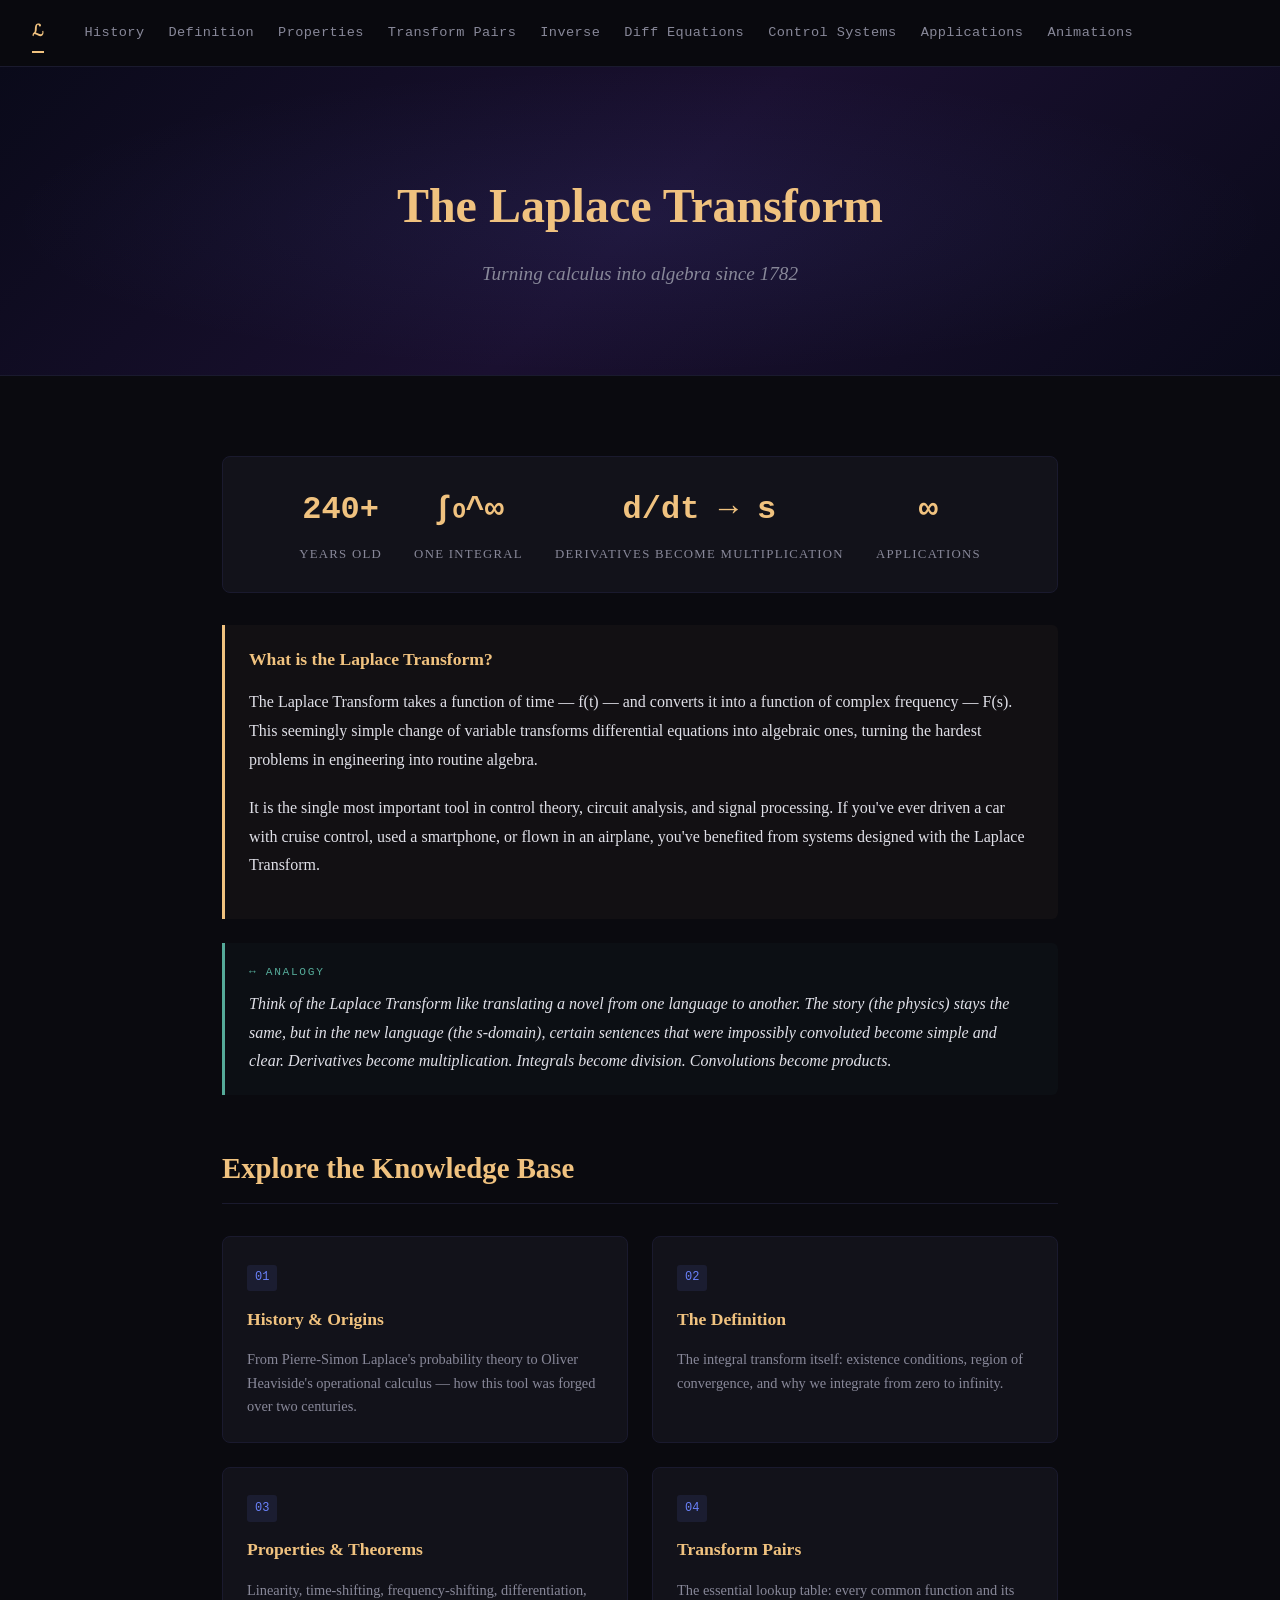
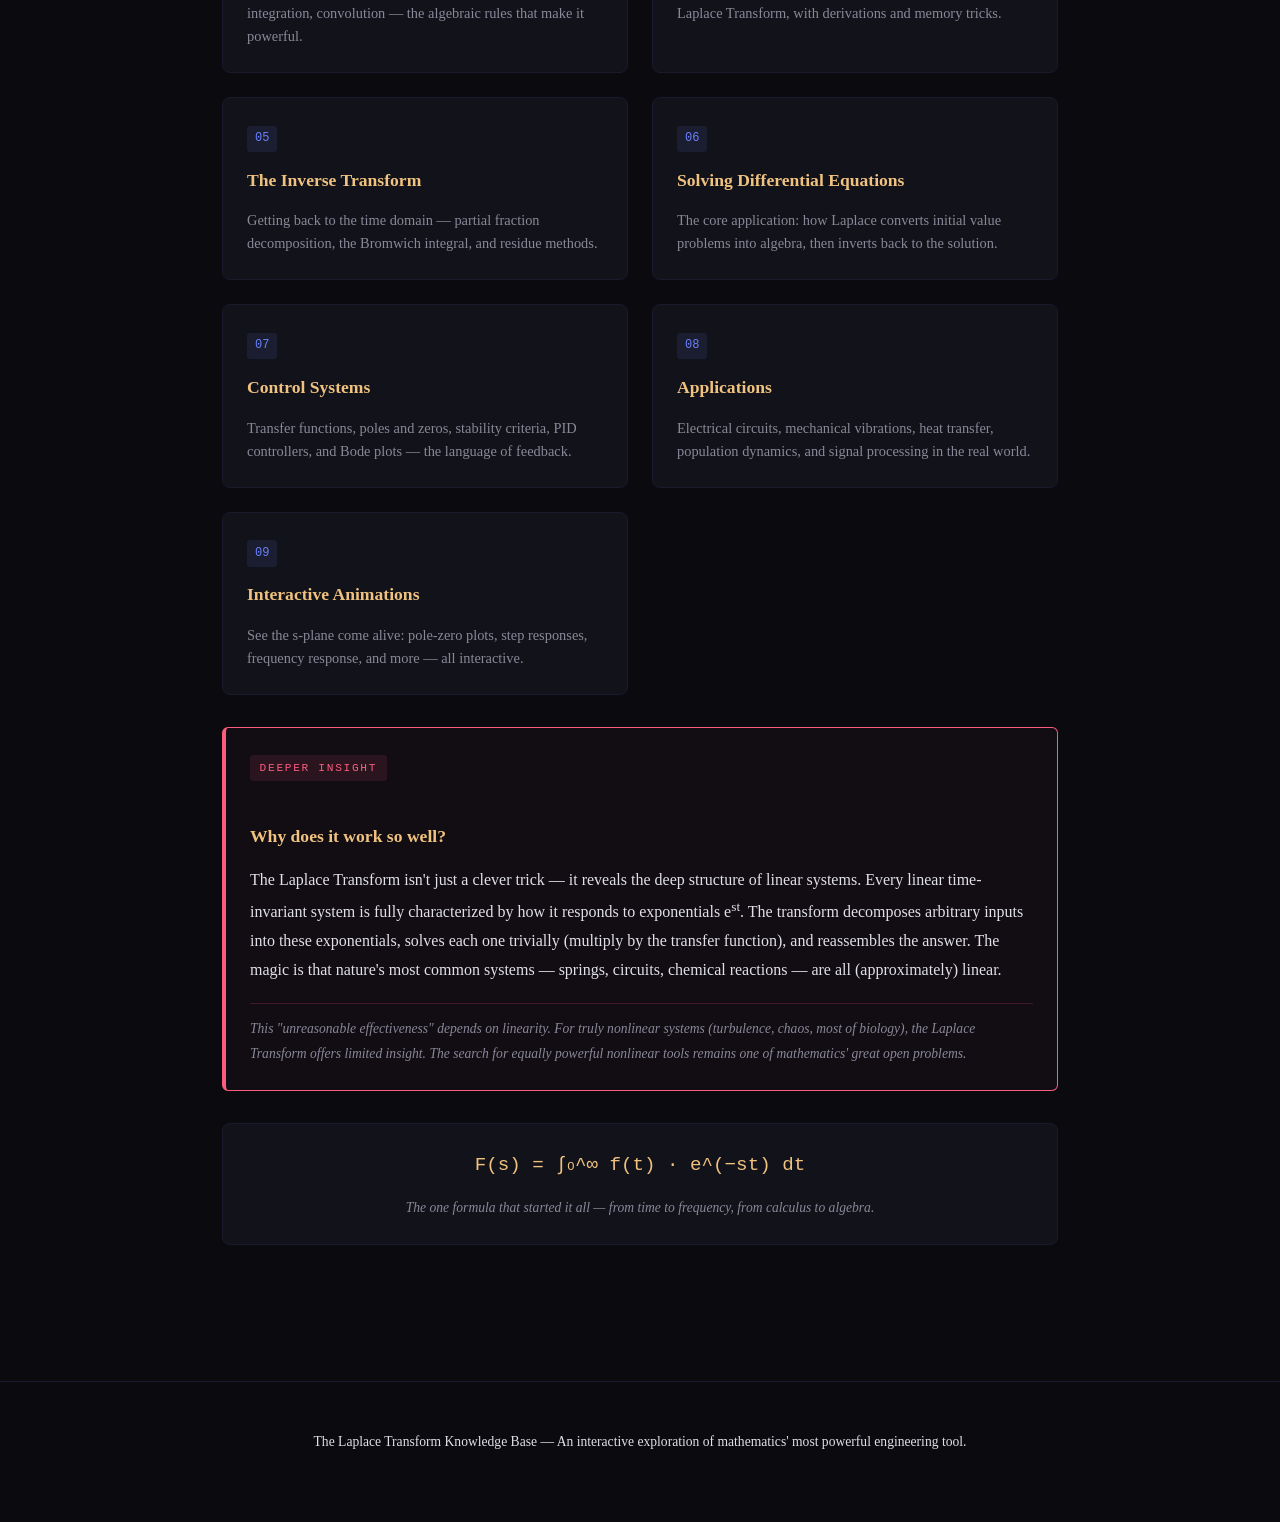
<file: index.html>
<!DOCTYPE html>
<html lang="en">
<head>
    <meta charset="UTF-8">
    <meta name="viewport" content="width=device-width, initial-scale=1.0">
    <title>The Laplace Transform — A Visual Knowledge Base</title>
    <link rel="stylesheet" href="styles.css">
</head>
<body>
    <nav class="nav">
        <a href="index.html" class="nav-home active">&#x2112;</a>
        <a href="history.html">History</a>
        <a href="definition.html">Definition</a>
        <a href="properties.html">Properties</a>
        <a href="table.html">Transform Pairs</a>
        <a href="inverse.html">Inverse</a>
        <a href="diffeq.html">Diff Equations</a>
        <a href="control.html">Control Systems</a>
        <a href="applications.html">Applications</a>
        <a href="animations.html">Animations</a>
    </nav>

    <div class="hero">
        <h1>The Laplace Transform</h1>
        <p class="subtitle">Turning calculus into algebra since 1782</p>
    </div>

    <div class="content">
        <div class="stat-strip">
            <div class="stat-item">
                <span class="stat-number">240+</span>
                <span class="stat-label">years old</span>
            </div>
            <div class="stat-item">
                <span class="stat-number">∫₀^∞</span>
                <span class="stat-label">one integral</span>
            </div>
            <div class="stat-item">
                <span class="stat-number">d/dt → s</span>
                <span class="stat-label">derivatives become multiplication</span>
            </div>
            <div class="stat-item">
                <span class="stat-number">∞</span>
                <span class="stat-label">applications</span>
            </div>
        </div>

        <div class="explanation">
            <h4>What is the Laplace Transform?</h4>
            <p>The Laplace Transform takes a function of time — f(t) — and converts it into a function of complex frequency — F(s). This seemingly simple change of variable transforms differential equations into algebraic ones, turning the hardest problems in engineering into routine algebra.</p>
            <p>It is the single most important tool in control theory, circuit analysis, and signal processing. If you've ever driven a car with cruise control, used a smartphone, or flown in an airplane, you've benefited from systems designed with the Laplace Transform.</p>
        </div>

        <div class="analogy">
            Think of the Laplace Transform like translating a novel from one language to another. The story (the physics) stays the same, but in the new language (the s-domain), certain sentences that were impossibly convoluted become simple and clear. Derivatives become multiplication. Integrals become division. Convolutions become products.
        </div>

        <h2>Explore the Knowledge Base</h2>

        <div class="card-grid">
            <a href="history.html" class="card">
                <span class="card-number">01</span>
                <h3>History & Origins</h3>
                <p>From Pierre-Simon Laplace's probability theory to Oliver Heaviside's operational calculus — how this tool was forged over two centuries.</p>
            </a>

            <a href="definition.html" class="card">
                <span class="card-number">02</span>
                <h3>The Definition</h3>
                <p>The integral transform itself: existence conditions, region of convergence, and why we integrate from zero to infinity.</p>
            </a>

            <a href="properties.html" class="card">
                <span class="card-number">03</span>
                <h3>Properties & Theorems</h3>
                <p>Linearity, time-shifting, frequency-shifting, differentiation, integration, convolution — the algebraic rules that make it powerful.</p>
            </a>

            <a href="table.html" class="card">
                <span class="card-number">04</span>
                <h3>Transform Pairs</h3>
                <p>The essential lookup table: every common function and its Laplace Transform, with derivations and memory tricks.</p>
            </a>

            <a href="inverse.html" class="card">
                <span class="card-number">05</span>
                <h3>The Inverse Transform</h3>
                <p>Getting back to the time domain — partial fraction decomposition, the Bromwich integral, and residue methods.</p>
            </a>

            <a href="diffeq.html" class="card">
                <span class="card-number">06</span>
                <h3>Solving Differential Equations</h3>
                <p>The core application: how Laplace converts initial value problems into algebra, then inverts back to the solution.</p>
            </a>

            <a href="control.html" class="card">
                <span class="card-number">07</span>
                <h3>Control Systems</h3>
                <p>Transfer functions, poles and zeros, stability criteria, PID controllers, and Bode plots — the language of feedback.</p>
            </a>

            <a href="applications.html" class="card">
                <span class="card-number">08</span>
                <h3>Applications</h3>
                <p>Electrical circuits, mechanical vibrations, heat transfer, population dynamics, and signal processing in the real world.</p>
            </a>

            <a href="animations.html" class="card">
                <span class="card-number">09</span>
                <h3>Interactive Animations</h3>
                <p>See the s-plane come alive: pole-zero plots, step responses, frequency response, and more — all interactive.</p>
            </a>
        </div>

        <div class="speculation-box">
            <h4>Why does it work so well?</h4>
            <p>The Laplace Transform isn't just a clever trick — it reveals the deep structure of linear systems. Every linear time-invariant system is fully characterized by how it responds to exponentials e<sup>st</sup>. The transform decomposes arbitrary inputs into these exponentials, solves each one trivially (multiply by the transfer function), and reassembles the answer. The magic is that nature's most common systems — springs, circuits, chemical reactions — are all (approximately) linear.</p>
            <p class="caveat">This "unreasonable effectiveness" depends on linearity. For truly nonlinear systems (turbulence, chaos, most of biology), the Laplace Transform offers limited insight. The search for equally powerful nonlinear tools remains one of mathematics' great open problems.</p>
        </div>

        <div class="formula">
            F(s) = ∫₀^∞ f(t) · e^(−st) dt
            <span class="description">The one formula that started it all — from time to frequency, from calculus to algebra.</span>
        </div>
    </div>

    <footer>
        <p>The Laplace Transform Knowledge Base — An interactive exploration of mathematics' most powerful engineering tool.</p>
    </footer>
</body>
</html>
</file>
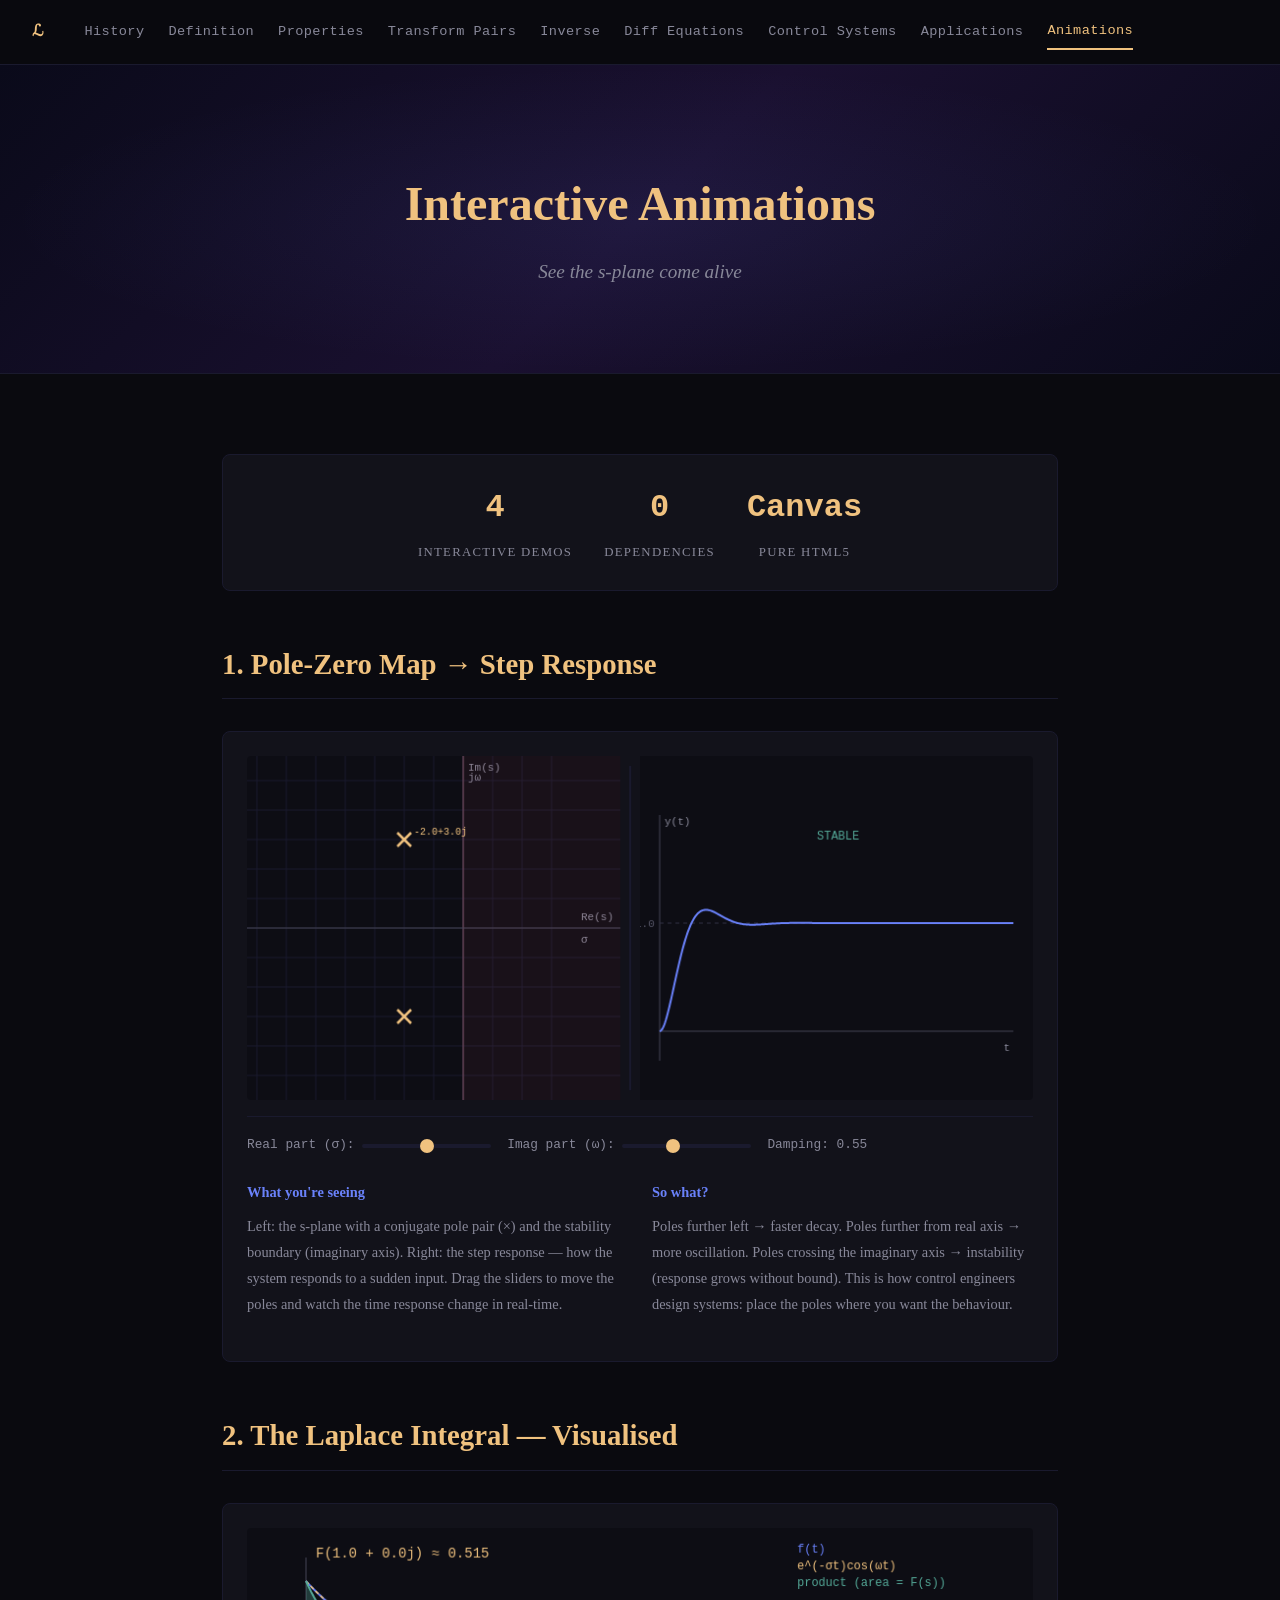
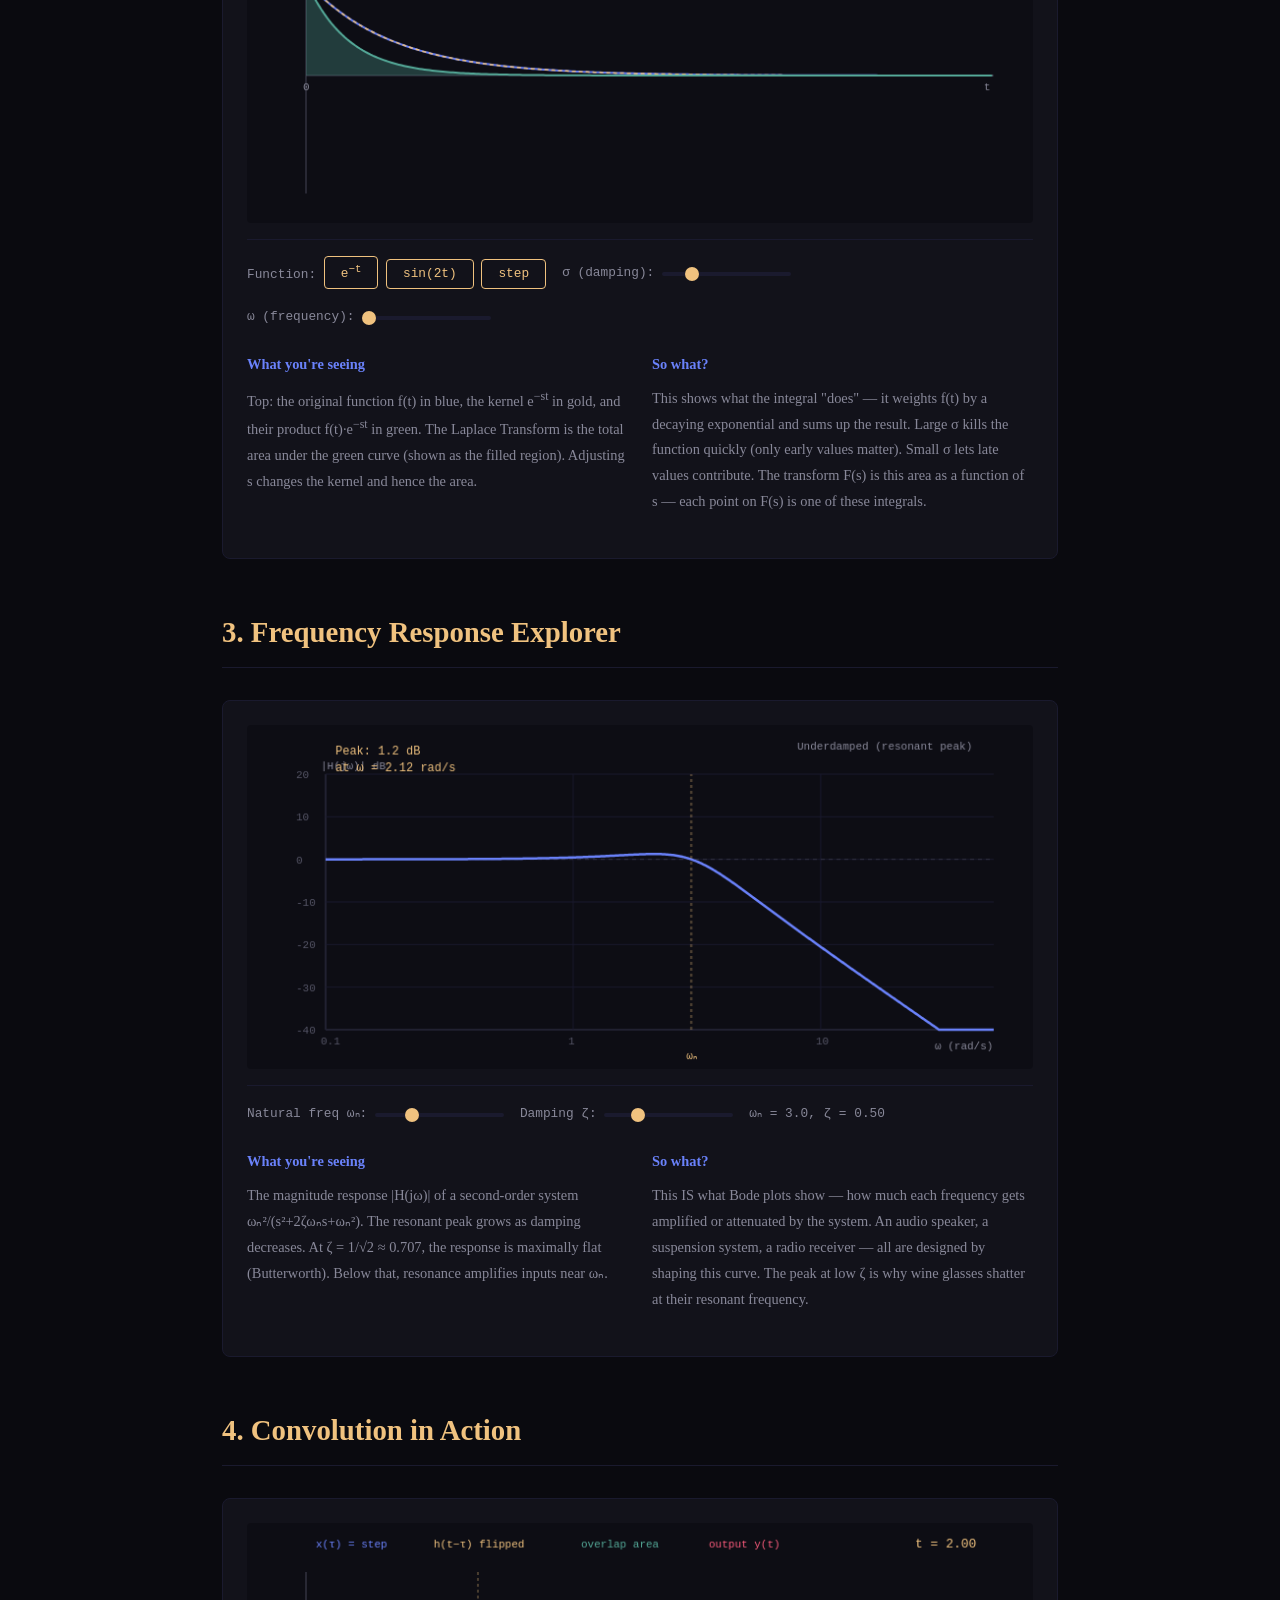
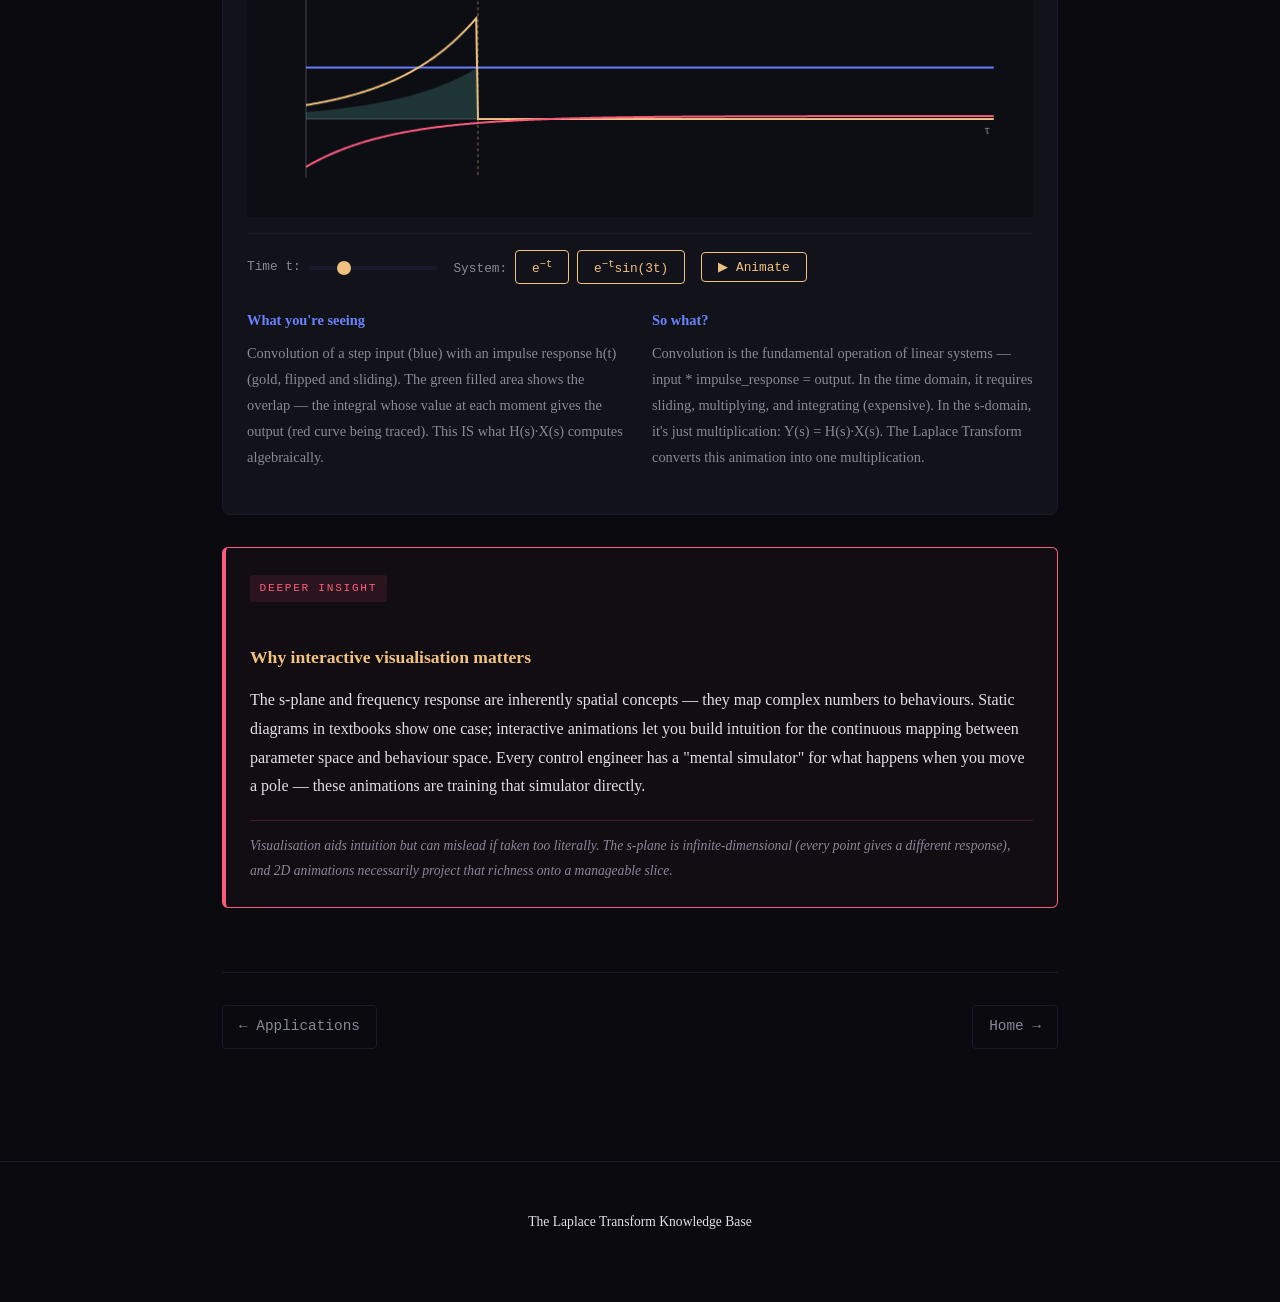
<file: animations.html>
<!DOCTYPE html>
<html lang="en">
<head>
    <meta charset="UTF-8">
    <meta name="viewport" content="width=device-width, initial-scale=1.0">
    <title>Interactive Animations — The Laplace Transform</title>
    <link rel="stylesheet" href="styles.css">
</head>
<body>
    <nav class="nav">
        <a href="index.html" class="nav-home">&#x2112;</a>
        <a href="history.html">History</a>
        <a href="definition.html">Definition</a>
        <a href="properties.html">Properties</a>
        <a href="table.html">Transform Pairs</a>
        <a href="inverse.html">Inverse</a>
        <a href="diffeq.html">Diff Equations</a>
        <a href="control.html">Control Systems</a>
        <a href="applications.html">Applications</a>
        <a href="animations.html" class="active">Animations</a>
    </nav>

    <div class="hero">
        <h1>Interactive Animations</h1>
        <p class="subtitle">See the s-plane come alive</p>
    </div>

    <div class="content">
        <div class="stat-strip">
            <div class="stat-item">
                <span class="stat-number">4</span>
                <span class="stat-label">interactive demos</span>
            </div>
            <div class="stat-item">
                <span class="stat-number">0</span>
                <span class="stat-label">dependencies</span>
            </div>
            <div class="stat-item">
                <span class="stat-number">Canvas</span>
                <span class="stat-label">pure HTML5</span>
            </div>
        </div>

        <!-- Animation 1: Pole-Zero Plot and Step Response -->
        <h2>1. Pole-Zero Map → Step Response</h2>

        <div class="animation-container">
            <canvas id="polezero-canvas" width="800" height="350"></canvas>
            <div class="animation-controls">
                <label>Real part (σ): <input type="range" id="pz-sigma" min="-5" max="1" step="0.1" value="-2"></label>
                <label>Imag part (ω): <input type="range" id="pz-omega" min="0" max="8" step="0.1" value="3"></label>
                <label>Damping: <span id="pz-zeta-val">0.55</span></label>
            </div>
            <div class="animation-explainer">
                <div>
                    <h4>What you're seeing</h4>
                    <p>Left: the s-plane with a conjugate pole pair (×) and the stability boundary (imaginary axis). Right: the step response — how the system responds to a sudden input. Drag the sliders to move the poles and watch the time response change in real-time.</p>
                </div>
                <div>
                    <h4>So what?</h4>
                    <p>Poles further left → faster decay. Poles further from real axis → more oscillation. Poles crossing the imaginary axis → instability (response grows without bound). This is how control engineers design systems: place the poles where you want the behaviour.</p>
                </div>
            </div>
        </div>

        <!-- Animation 2: The Laplace Integral Visualised -->
        <h2>2. The Laplace Integral — Visualised</h2>

        <div class="animation-container">
            <canvas id="integral-canvas" width="800" height="300"></canvas>
            <div class="animation-controls">
                <label>Function:
                    <button id="int-fn-exp" class="active">e<sup>−t</sup></button>
                    <button id="int-fn-sin">sin(2t)</button>
                    <button id="int-fn-step">step</button>
                </label>
                <label>σ (damping): <input type="range" id="int-sigma" min="0" max="5" step="0.1" value="1"></label>
                <label>ω (frequency): <input type="range" id="int-omega" min="0" max="8" step="0.1" value="0"></label>
            </div>
            <div class="animation-explainer">
                <div>
                    <h4>What you're seeing</h4>
                    <p>Top: the original function f(t) in blue, the kernel e<sup>−st</sup> in gold, and their product f(t)·e<sup>−st</sup> in green. The Laplace Transform is the total area under the green curve (shown as the filled region). Adjusting s changes the kernel and hence the area.</p>
                </div>
                <div>
                    <h4>So what?</h4>
                    <p>This shows what the integral "does" — it weights f(t) by a decaying exponential and sums up the result. Large σ kills the function quickly (only early values matter). Small σ lets late values contribute. The transform F(s) is this area as a function of s — each point on F(s) is one of these integrals.</p>
                </div>
            </div>
        </div>

        <!-- Animation 3: Frequency Response (Bode-like) -->
        <h2>3. Frequency Response Explorer</h2>

        <div class="animation-container">
            <canvas id="bode-canvas" width="800" height="350"></canvas>
            <div class="animation-controls">
                <label>Natural freq ωₙ: <input type="range" id="bode-wn" min="0.5" max="10" step="0.1" value="3"></label>
                <label>Damping ζ: <input type="range" id="bode-zeta" min="0.05" max="2" step="0.05" value="0.5"></label>
                <label>ωₙ = <span id="bode-wn-val">3.0</span>, ζ = <span id="bode-zeta-val">0.50</span></label>
            </div>
            <div class="animation-explainer">
                <div>
                    <h4>What you're seeing</h4>
                    <p>The magnitude response |H(jω)| of a second-order system ωₙ²/(s²+2ζωₙs+ωₙ²). The resonant peak grows as damping decreases. At ζ = 1/√2 ≈ 0.707, the response is maximally flat (Butterworth). Below that, resonance amplifies inputs near ωₙ.</p>
                </div>
                <div>
                    <h4>So what?</h4>
                    <p>This IS what Bode plots show — how much each frequency gets amplified or attenuated by the system. An audio speaker, a suspension system, a radio receiver — all are designed by shaping this curve. The peak at low ζ is why wine glasses shatter at their resonant frequency.</p>
                </div>
            </div>
        </div>

        <!-- Animation 4: Convolution -->
        <h2>4. Convolution in Action</h2>

        <div class="animation-container">
            <canvas id="conv-canvas" width="800" height="300"></canvas>
            <div class="animation-controls">
                <label>Time t: <input type="range" id="conv-t" min="0" max="8" step="0.05" value="2"></label>
                <label>System:
                    <button id="conv-sys-exp" class="active">e<sup>−t</sup></button>
                    <button id="conv-sys-osc">e<sup>−t</sup>sin(3t)</button>
                </label>
                <button id="conv-animate">▶ Animate</button>
            </div>
            <div class="animation-explainer">
                <div>
                    <h4>What you're seeing</h4>
                    <p>Convolution of a step input (blue) with an impulse response h(t) (gold, flipped and sliding). The green filled area shows the overlap — the integral whose value at each moment gives the output (red curve being traced). This IS what H(s)·X(s) computes algebraically.</p>
                </div>
                <div>
                    <h4>So what?</h4>
                    <p>Convolution is the fundamental operation of linear systems — input * impulse_response = output. In the time domain, it requires sliding, multiplying, and integrating (expensive). In the s-domain, it's just multiplication: Y(s) = H(s)·X(s). The Laplace Transform converts this animation into one multiplication.</p>
                </div>
            </div>
        </div>

        <div class="speculation-box">
            <h4>Why interactive visualisation matters</h4>
            <p>The s-plane and frequency response are inherently spatial concepts — they map complex numbers to behaviours. Static diagrams in textbooks show one case; interactive animations let you build intuition for the continuous mapping between parameter space and behaviour space. Every control engineer has a "mental simulator" for what happens when you move a pole — these animations are training that simulator directly.</p>
            <p class="caveat">Visualisation aids intuition but can mislead if taken too literally. The s-plane is infinite-dimensional (every point gives a different response), and 2D animations necessarily project that richness onto a manageable slice.</p>
        </div>

        <div class="page-nav">
            <a href="applications.html">← Applications</a>
            <a href="index.html">Home →</a>
        </div>
    </div>

    <footer>
        <p>The Laplace Transform Knowledge Base</p>
    </footer>

    <script>
    // Animation 1: Pole-Zero Map and Step Response
    (function() {
        const canvas = document.getElementById('polezero-canvas');
        const ctx = canvas.getContext('2d');
        const sigmaSlider = document.getElementById('pz-sigma');
        const omegaSlider = document.getElementById('pz-omega');
        const zetaDisplay = document.getElementById('pz-zeta-val');

        function draw() {
            const sigma = parseFloat(sigmaSlider.value);
            const omega = parseFloat(omegaSlider.value);
            const wn = Math.sqrt(sigma * sigma + omega * omega);
            const zeta = wn > 0 ? -sigma / wn : 1;
            zetaDisplay.textContent = zeta.toFixed(2);

            ctx.clearRect(0, 0, 800, 350);

            // Left panel: s-plane
            ctx.save();
            ctx.beginPath();
            ctx.rect(0, 0, 380, 350);
            ctx.clip();

            // Background
            ctx.fillStyle = '#0d0d14';
            ctx.fillRect(0, 0, 380, 350);

            // Grid
            const cx = 220, cy = 175;
            const scale = 30;

            ctx.strokeStyle = '#1a1a2e';
            ctx.lineWidth = 1;
            for (let i = -7; i <= 3; i++) {
                ctx.beginPath();
                ctx.moveTo(cx + i * scale, 0);
                ctx.lineTo(cx + i * scale, 350);
                ctx.stroke();
            }
            for (let i = -5; i <= 5; i++) {
                ctx.beginPath();
                ctx.moveTo(0, cy + i * scale);
                ctx.lineTo(380, cy + i * scale);
                ctx.stroke();
            }

            // Imaginary axis (stability boundary)
            ctx.strokeStyle = '#fc5c7d44';
            ctx.lineWidth = 2;
            ctx.beginPath();
            ctx.moveTo(cx, 0);
            ctx.lineTo(cx, 350);
            ctx.stroke();

            // Axes
            ctx.strokeStyle = '#445';
            ctx.lineWidth = 1;
            ctx.beginPath();
            ctx.moveTo(0, cy);
            ctx.lineTo(380, cy);
            ctx.moveTo(cx, 0);
            ctx.lineTo(cx, 350);
            ctx.stroke();

            // Labels
            ctx.fillStyle = '#889';
            ctx.font = '11px Courier New';
            ctx.fillText('Re(s)', 340, cy - 8);
            ctx.fillText('Im(s)', cx + 5, 15);
            ctx.fillText('σ', 340, cy + 15);
            ctx.fillText('jω', cx + 5, 25);

            // Shade unstable region
            ctx.fillStyle = 'rgba(252, 92, 125, 0.05)';
            ctx.fillRect(cx, 0, 160, 350);

            // Draw poles
            const px = cx + sigma * scale;
            const py1 = cy - omega * scale;
            const py2 = cy + omega * scale;

            ctx.strokeStyle = '#f0c27f';
            ctx.lineWidth = 2.5;
            // X marks
            const ps = 7;
            ctx.beginPath();
            ctx.moveTo(px - ps, py1 - ps); ctx.lineTo(px + ps, py1 + ps);
            ctx.moveTo(px + ps, py1 - ps); ctx.lineTo(px - ps, py1 + ps);
            ctx.stroke();
            if (omega > 0.1) {
                ctx.beginPath();
                ctx.moveTo(px - ps, py2 - ps); ctx.lineTo(px + ps, py2 + ps);
                ctx.moveTo(px + ps, py2 - ps); ctx.lineTo(px - ps, py2 + ps);
                ctx.stroke();
            }

            // Labels on poles
            ctx.fillStyle = '#f0c27f';
            ctx.font = '10px Courier New';
            ctx.fillText(`${sigma.toFixed(1)}+${omega.toFixed(1)}j`, px + 10, py1 - 5);

            ctx.restore();

            // Right panel: Step response
            ctx.save();
            ctx.beginPath();
            ctx.rect(400, 0, 400, 350);
            ctx.clip();

            ctx.fillStyle = '#0d0d14';
            ctx.fillRect(400, 0, 400, 350);

            // Time axis
            const tx0 = 420, ty0 = 280, tw = 360, th = 220;
            ctx.strokeStyle = '#445';
            ctx.lineWidth = 1;
            ctx.beginPath();
            ctx.moveTo(tx0, ty0);
            ctx.lineTo(tx0 + tw, ty0);
            ctx.moveTo(tx0, ty0 - th);
            ctx.lineTo(tx0, ty0 + 30);
            ctx.stroke();

            ctx.fillStyle = '#889';
            ctx.font = '11px Courier New';
            ctx.fillText('t', tx0 + tw - 10, ty0 + 20);
            ctx.fillText('y(t)', tx0 + 5, ty0 - th + 10);

            // Steady state line at y=1
            ctx.strokeStyle = '#334';
            ctx.setLineDash([4, 4]);
            ctx.beginPath();
            const ssY = ty0 - th * 0.5;
            ctx.moveTo(tx0, ssY);
            ctx.lineTo(tx0 + tw, ssY);
            ctx.stroke();
            ctx.setLineDash([]);
            ctx.fillStyle = '#556';
            ctx.fillText('1.0', tx0 - 25, ssY + 4);

            // Compute step response
            ctx.strokeStyle = '#6a82fb';
            ctx.lineWidth = 2;
            ctx.beginPath();
            const dt = 0.02;
            const tmax = 8;
            let first = true;
            for (let t = 0; t <= tmax; t += dt) {
                let y;
                if (omega < 0.05) {
                    // Real poles (overdamped or pure exponential)
                    if (sigma >= 0) {
                        y = Math.exp(sigma * t) * t; // unstable
                    } else {
                        y = 1 - Math.exp(sigma * t);
                    }
                } else {
                    // Complex poles
                    if (wn < 0.01) {
                        y = 0;
                    } else {
                        const wd = omega;
                        const phi = Math.atan2(wd, -sigma);
                        y = 1 - (Math.exp(sigma * t) / Math.sin(phi)) * Math.sin(wd * t + phi);
                    }
                }

                // Clamp for display
                y = Math.max(-1.5, Math.min(3, y));

                const px2 = tx0 + (t / tmax) * tw;
                const py = ty0 - y * th * 0.5;

                if (first) { ctx.moveTo(px2, py); first = false; }
                else ctx.lineTo(px2, py);
            }
            ctx.stroke();

            // Stability indicator
            ctx.font = '12px Courier New';
            if (sigma > 0) {
                ctx.fillStyle = '#fc5c7d';
                ctx.fillText('UNSTABLE', tx0 + tw/2 - 30, ty0 - th + 25);
            } else if (sigma === 0) {
                ctx.fillStyle = '#f0c27f';
                ctx.fillText('MARGINALLY STABLE', tx0 + tw/2 - 55, ty0 - th + 25);
            } else {
                ctx.fillStyle = '#5a9';
                ctx.fillText('STABLE', tx0 + tw/2 - 20, ty0 - th + 25);
            }

            ctx.restore();

            // Divider
            ctx.strokeStyle = '#1a1a2e';
            ctx.lineWidth = 2;
            ctx.beginPath();
            ctx.moveTo(390, 10);
            ctx.lineTo(390, 340);
            ctx.stroke();
        }

        sigmaSlider.addEventListener('input', draw);
        omegaSlider.addEventListener('input', draw);
        draw();
    })();

    // Animation 2: The Laplace Integral Visualised
    (function() {
        const canvas = document.getElementById('integral-canvas');
        const ctx = canvas.getContext('2d');
        const sigmaSlider = document.getElementById('int-sigma');
        const omegaSlider = document.getElementById('int-omega');
        const btnExp = document.getElementById('int-fn-exp');
        const btnSin = document.getElementById('int-fn-sin');
        const btnStep = document.getElementById('int-fn-step');

        let fnType = 'exp';

        function getF(t) {
            if (fnType === 'exp') return Math.exp(-t);
            if (fnType === 'sin') return Math.sin(2 * t);
            return 1; // step
        }

        function draw() {
            const sigma = parseFloat(sigmaSlider.value);
            const omega = parseFloat(omegaSlider.value);

            ctx.clearRect(0, 0, 800, 300);
            ctx.fillStyle = '#0d0d14';
            ctx.fillRect(0, 0, 800, 300);

            const x0 = 60, y0 = 150, w = 700, h = 120;
            const tmax = 8;

            // Axes
            ctx.strokeStyle = '#445';
            ctx.lineWidth = 1;
            ctx.beginPath();
            ctx.moveTo(x0, y0);
            ctx.lineTo(x0 + w, y0);
            ctx.moveTo(x0, y0 - h);
            ctx.lineTo(x0, y0 + h);
            ctx.stroke();

            ctx.fillStyle = '#889';
            ctx.font = '11px Courier New';
            ctx.fillText('t', x0 + w - 10, y0 + 15);
            ctx.fillText('0', x0 - 3, y0 + 15);

            const dt = 0.03;
            const scaleY = h * 0.8;

            // Draw f(t) in blue
            ctx.strokeStyle = '#6a82fb';
            ctx.lineWidth = 2;
            ctx.beginPath();
            let first = true;
            for (let t = 0; t <= tmax; t += dt) {
                const ft = getF(t);
                const px = x0 + (t / tmax) * w;
                const py = y0 - ft * scaleY;
                if (first) { ctx.moveTo(px, py); first = false; }
                else ctx.lineTo(px, py);
            }
            ctx.stroke();

            // Draw kernel e^(-st) in gold (real part)
            ctx.strokeStyle = '#f0c27f';
            ctx.lineWidth = 1.5;
            ctx.setLineDash([4, 3]);
            ctx.beginPath();
            first = true;
            for (let t = 0; t <= tmax; t += dt) {
                const kernel = Math.exp(-sigma * t) * Math.cos(omega * t);
                const px = x0 + (t / tmax) * w;
                const py = y0 - kernel * scaleY;
                if (first) { ctx.moveTo(px, py); first = false; }
                else ctx.lineTo(px, py);
            }
            ctx.stroke();
            ctx.setLineDash([]);

            // Draw product and fill
            ctx.fillStyle = 'rgba(85, 170, 153, 0.3)';
            ctx.strokeStyle = '#5a9';
            ctx.lineWidth = 2;
            ctx.beginPath();
            ctx.moveTo(x0, y0);
            let area = 0;
            for (let t = 0; t <= tmax; t += dt) {
                const ft = getF(t);
                const kernel = Math.exp(-sigma * t) * Math.cos(omega * t);
                const product = ft * kernel;
                area += product * dt;
                const px = x0 + (t / tmax) * w;
                const py = y0 - product * scaleY;
                ctx.lineTo(px, py);
            }
            ctx.lineTo(x0 + w, y0);
            ctx.closePath();
            ctx.fill();
            ctx.beginPath();
            first = true;
            for (let t = 0; t <= tmax; t += dt) {
                const ft = getF(t);
                const kernel = Math.exp(-sigma * t) * Math.cos(omega * t);
                const product = ft * kernel;
                const px = x0 + (t / tmax) * w;
                const py = y0 - product * scaleY;
                if (first) { ctx.moveTo(px, py); first = false; }
                else ctx.lineTo(px, py);
            }
            ctx.stroke();

            // Legend
            ctx.font = '12px Courier New';
            ctx.fillStyle = '#6a82fb';
            ctx.fillText('f(t)', x0 + w - 200, 25);
            ctx.fillStyle = '#f0c27f';
            ctx.fillText('e^(-σt)cos(ωt)', x0 + w - 200, 42);
            ctx.fillStyle = '#5a9';
            ctx.fillText('product (area = F(s))', x0 + w - 200, 59);

            // Show computed value
            ctx.fillStyle = '#f0c27f';
            ctx.font = '14px Courier New';
            ctx.fillText(`F(${sigma.toFixed(1)} + ${omega.toFixed(1)}j) ≈ ${area.toFixed(3)}`, x0 + 10, 30);
        }

        function setFn(type) {
            fnType = type;
            [btnExp, btnSin, btnStep].forEach(b => b.classList.remove('active'));
            if (type === 'exp') btnExp.classList.add('active');
            if (type === 'sin') btnSin.classList.add('active');
            if (type === 'step') btnStep.classList.add('active');
            draw();
        }

        btnExp.addEventListener('click', () => setFn('exp'));
        btnSin.addEventListener('click', () => setFn('sin'));
        btnStep.addEventListener('click', () => setFn('step'));
        sigmaSlider.addEventListener('input', draw);
        omegaSlider.addEventListener('input', draw);
        draw();
    })();

    // Animation 3: Frequency Response
    (function() {
        const canvas = document.getElementById('bode-canvas');
        const ctx = canvas.getContext('2d');
        const wnSlider = document.getElementById('bode-wn');
        const zetaSlider = document.getElementById('bode-zeta');
        const wnVal = document.getElementById('bode-wn-val');
        const zetaVal = document.getElementById('bode-zeta-val');

        function draw() {
            const wn = parseFloat(wnSlider.value);
            const zeta = parseFloat(zetaSlider.value);
            wnVal.textContent = wn.toFixed(1);
            zetaVal.textContent = zeta.toFixed(2);

            ctx.clearRect(0, 0, 800, 350);
            ctx.fillStyle = '#0d0d14';
            ctx.fillRect(0, 0, 800, 350);

            const x0 = 80, y0 = 310, w = 680, h = 260;
            const wmin = 0.1, wmax = 50;

            // Axes
            ctx.strokeStyle = '#445';
            ctx.lineWidth = 1;
            ctx.beginPath();
            ctx.moveTo(x0, y0);
            ctx.lineTo(x0 + w, y0);
            ctx.moveTo(x0, y0 - h);
            ctx.lineTo(x0, y0);
            ctx.stroke();

            ctx.fillStyle = '#889';
            ctx.font = '11px Courier New';
            ctx.fillText('ω (rad/s)', x0 + w - 60, y0 + 20);
            ctx.fillText('|H(jω)| dB', x0 - 5, y0 - h - 5);

            // Grid lines and labels
            const dbMin = -40, dbMax = 20;
            ctx.strokeStyle = '#1a1a2e';
            for (let db = dbMin; db <= dbMax; db += 10) {
                const py = y0 - ((db - dbMin) / (dbMax - dbMin)) * h;
                ctx.beginPath();
                ctx.moveTo(x0, py);
                ctx.lineTo(x0 + w, py);
                ctx.stroke();
                ctx.fillStyle = '#556';
                ctx.fillText(db + '', x0 - 30, py + 4);
            }

            // Log frequency grid
            for (let decade = -1; decade <= 1.7; decade += 1) {
                const freq = Math.pow(10, decade);
                const px = x0 + (Math.log10(freq / wmin) / Math.log10(wmax / wmin)) * w;
                ctx.beginPath();
                ctx.moveTo(px, y0);
                ctx.lineTo(px, y0 - h);
                ctx.stroke();
                ctx.fillStyle = '#556';
                ctx.fillText(freq.toFixed(freq < 1 ? 1 : 0), px - 5, y0 + 15);
            }

            // 0 dB reference line
            const zeroDB_y = y0 - ((0 - dbMin) / (dbMax - dbMin)) * h;
            ctx.strokeStyle = '#334';
            ctx.setLineDash([4, 4]);
            ctx.beginPath();
            ctx.moveTo(x0, zeroDB_y);
            ctx.lineTo(x0 + w, zeroDB_y);
            ctx.stroke();
            ctx.setLineDash([]);

            // Draw frequency response
            ctx.strokeStyle = '#6a82fb';
            ctx.lineWidth = 2.5;
            ctx.beginPath();
            let first = true;
            const steps = 500;
            for (let i = 0; i <= steps; i++) {
                const logW = Math.log10(wmin) + (i / steps) * Math.log10(wmax / wmin);
                const freq = Math.pow(10, logW);

                // H(jw) = wn^2 / ((jw)^2 + 2*zeta*wn*(jw) + wn^2)
                // = wn^2 / (wn^2 - w^2 + j*2*zeta*wn*w)
                const realPart = wn * wn - freq * freq;
                const imagPart = 2 * zeta * wn * freq;
                const denomMag = Math.sqrt(realPart * realPart + imagPart * imagPart);
                const mag = (wn * wn) / denomMag;
                const magDB = 20 * Math.log10(mag);

                const px = x0 + (i / steps) * w;
                const py = y0 - ((magDB - dbMin) / (dbMax - dbMin)) * h;
                const pyClamped = Math.max(y0 - h, Math.min(y0, py));

                if (first) { ctx.moveTo(px, pyClamped); first = false; }
                else ctx.lineTo(px, pyClamped);
            }
            ctx.stroke();

            // Mark natural frequency
            const wnPx = x0 + (Math.log10(wn / wmin) / Math.log10(wmax / wmin)) * w;
            ctx.strokeStyle = '#f0c27f44';
            ctx.setLineDash([3, 3]);
            ctx.beginPath();
            ctx.moveTo(wnPx, y0);
            ctx.lineTo(wnPx, y0 - h);
            ctx.stroke();
            ctx.setLineDash([]);
            ctx.fillStyle = '#f0c27f';
            ctx.font = '11px Courier New';
            ctx.fillText('ωₙ', wnPx - 5, y0 + 30);

            // Resonance peak value
            if (zeta < 1 && zeta > 0) {
                const peakMag = 1 / (2 * zeta * Math.sqrt(1 - zeta * zeta));
                const peakDB = 20 * Math.log10(peakMag);
                ctx.fillStyle = '#f0c27f';
                ctx.font = '12px Courier New';
                ctx.fillText(`Peak: ${peakDB.toFixed(1)} dB`, x0 + 10, 30);
                ctx.fillText(`at ω = ${(wn * Math.sqrt(1 - 2*zeta*zeta)).toFixed(2)} rad/s`, x0 + 10, 47);
            }

            // Damping annotation
            ctx.fillStyle = '#889';
            ctx.font = '11px Courier New';
            if (zeta < 0.707) ctx.fillText('Underdamped (resonant peak)', x0 + w - 200, 25);
            else if (zeta < 1.05) ctx.fillText('~Critically damped (flat)', x0 + w - 200, 25);
            else ctx.fillText('Overdamped (monotone roll-off)', x0 + w - 200, 25);
        }

        wnSlider.addEventListener('input', draw);
        zetaSlider.addEventListener('input', draw);
        draw();
    })();

    // Animation 4: Convolution
    (function() {
        const canvas = document.getElementById('conv-canvas');
        const ctx = canvas.getContext('2d');
        const tSlider = document.getElementById('conv-t');
        const btnExp = document.getElementById('conv-sys-exp');
        const btnOsc = document.getElementById('conv-sys-osc');
        const btnAnimate = document.getElementById('conv-animate');

        let sysType = 'exp';
        let animating = false;
        let animId = null;

        function impulseResponse(t) {
            if (t < 0) return 0;
            if (sysType === 'exp') return Math.exp(-t);
            return Math.exp(-t) * Math.sin(3 * t);
        }

        function draw() {
            const tVal = parseFloat(tSlider.value);

            ctx.clearRect(0, 0, 800, 300);
            ctx.fillStyle = '#0d0d14';
            ctx.fillRect(0, 0, 800, 300);

            const x0 = 60, y0 = 200, w = 700, h = 150;
            const tmax = 8;
            const dt = 0.02;
            const scaleY = h * 0.7;

            // Axes
            ctx.strokeStyle = '#445';
            ctx.lineWidth = 1;
            ctx.beginPath();
            ctx.moveTo(x0, y0);
            ctx.lineTo(x0 + w, y0);
            ctx.moveTo(x0, y0 - h);
            ctx.lineTo(x0, y0 + 60);
            ctx.stroke();

            ctx.fillStyle = '#889';
            ctx.font = '11px Courier New';
            ctx.fillText('τ', x0 + w - 10, y0 + 15);

            // Draw input x(τ) = u(τ) step (blue)
            ctx.strokeStyle = '#6a82fb';
            ctx.lineWidth = 2;
            ctx.beginPath();
            ctx.moveTo(x0, y0);
            ctx.moveTo(x0, y0 - scaleY * 0.5);
            ctx.lineTo(x0 + w, y0 - scaleY * 0.5);
            ctx.stroke();

            // Draw h(t-τ) flipped and shifted (gold)
            ctx.strokeStyle = '#f0c27f';
            ctx.lineWidth = 2;
            ctx.beginPath();
            let first = true;
            for (let tau = 0; tau <= tmax; tau += dt) {
                const hVal = impulseResponse(tVal - tau);
                const px = x0 + (tau / tmax) * w;
                const py = y0 - hVal * scaleY;
                if (first) { ctx.moveTo(px, py); first = false; }
                else ctx.lineTo(px, py);
            }
            ctx.stroke();

            // Fill overlap region (product for τ in [0, t])
            ctx.fillStyle = 'rgba(85, 170, 153, 0.25)';
            ctx.beginPath();
            ctx.moveTo(x0, y0);
            let convValue = 0;
            for (let tau = 0; tau <= Math.min(tVal, tmax); tau += dt) {
                const hVal = impulseResponse(tVal - tau);
                const product = 0.5 * hVal; // x(τ)=0.5 (scaled step) * h(t-τ)
                convValue += product * dt;
                const px = x0 + (tau / tmax) * w;
                const py = y0 - product * scaleY;
                ctx.lineTo(px, py);
            }
            const endPx = x0 + (Math.min(tVal, tmax) / tmax) * w;
            ctx.lineTo(endPx, y0);
            ctx.closePath();
            ctx.fill();

            // Draw output trace (red) — the convolution result
            ctx.strokeStyle = '#fc5c7d';
            ctx.lineWidth = 2;
            ctx.beginPath();
            first = true;
            let runningConv = 0;
            for (let t = 0; t <= tmax; t += dt) {
                const hVal = impulseResponse(t);
                runningConv += 0.5 * hVal * dt; // step * h integrated
                const px = x0 + (t / tmax) * w;
                const py = y0 + 50 - runningConv * scaleY;
                if (first) { ctx.moveTo(px, py); first = false; }
                else ctx.lineTo(px, py);
            }
            ctx.stroke();

            // Current time marker
            const tPx = x0 + (tVal / tmax) * w;
            ctx.strokeStyle = '#f0c27f44';
            ctx.setLineDash([3, 3]);
            ctx.beginPath();
            ctx.moveTo(tPx, y0 - h);
            ctx.lineTo(tPx, y0 + 60);
            ctx.stroke();
            ctx.setLineDash([]);

            // Legend
            ctx.font = '11px Courier New';
            ctx.fillStyle = '#6a82fb';
            ctx.fillText('x(τ) = step', x0 + 10, 25);
            ctx.fillStyle = '#f0c27f';
            ctx.fillText('h(t−τ) flipped', x0 + 130, 25);
            ctx.fillStyle = '#5a9';
            ctx.fillText('overlap area', x0 + 280, 25);
            ctx.fillStyle = '#fc5c7d';
            ctx.fillText('output y(t)', x0 + 410, 25);
            ctx.fillStyle = '#f0c27f';
            ctx.font = '13px Courier New';
            ctx.fillText(`t = ${tVal.toFixed(2)}`, x0 + w - 80, 25);
        }

        function animate() {
            if (!animating) return;
            let t = parseFloat(tSlider.value);
            t += 0.03;
            if (t > 8) t = 0;
            tSlider.value = t;
            draw();
            animId = requestAnimationFrame(animate);
        }

        btnAnimate.addEventListener('click', () => {
            animating = !animating;
            btnAnimate.textContent = animating ? '⏸ Pause' : '▶ Animate';
            if (animating) animate();
            else if (animId) cancelAnimationFrame(animId);
        });

        btnExp.addEventListener('click', () => {
            sysType = 'exp';
            btnExp.classList.add('active');
            btnOsc.classList.remove('active');
            draw();
        });
        btnOsc.addEventListener('click', () => {
            sysType = 'osc';
            btnOsc.classList.add('active');
            btnExp.classList.remove('active');
            draw();
        });

        tSlider.addEventListener('input', draw);
        draw();
    })();
    </script>
</body>
</html>
</file>
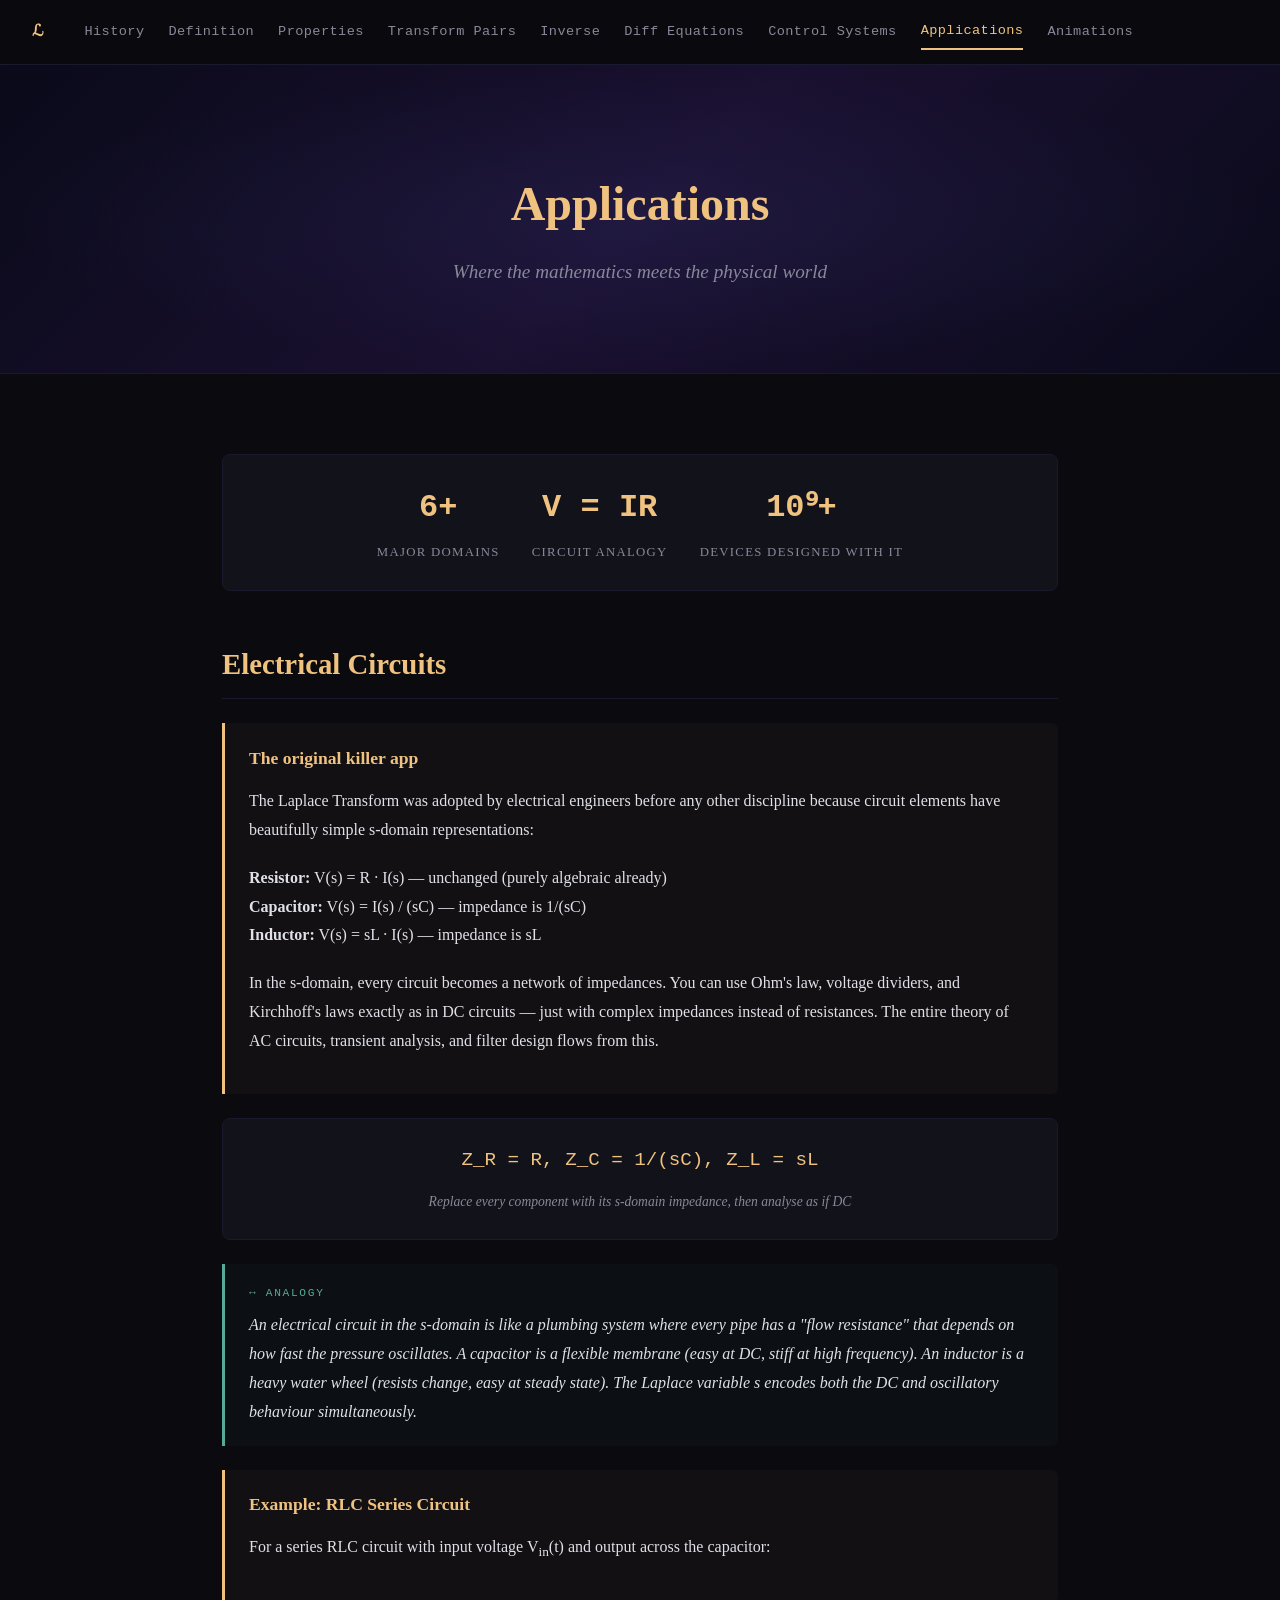
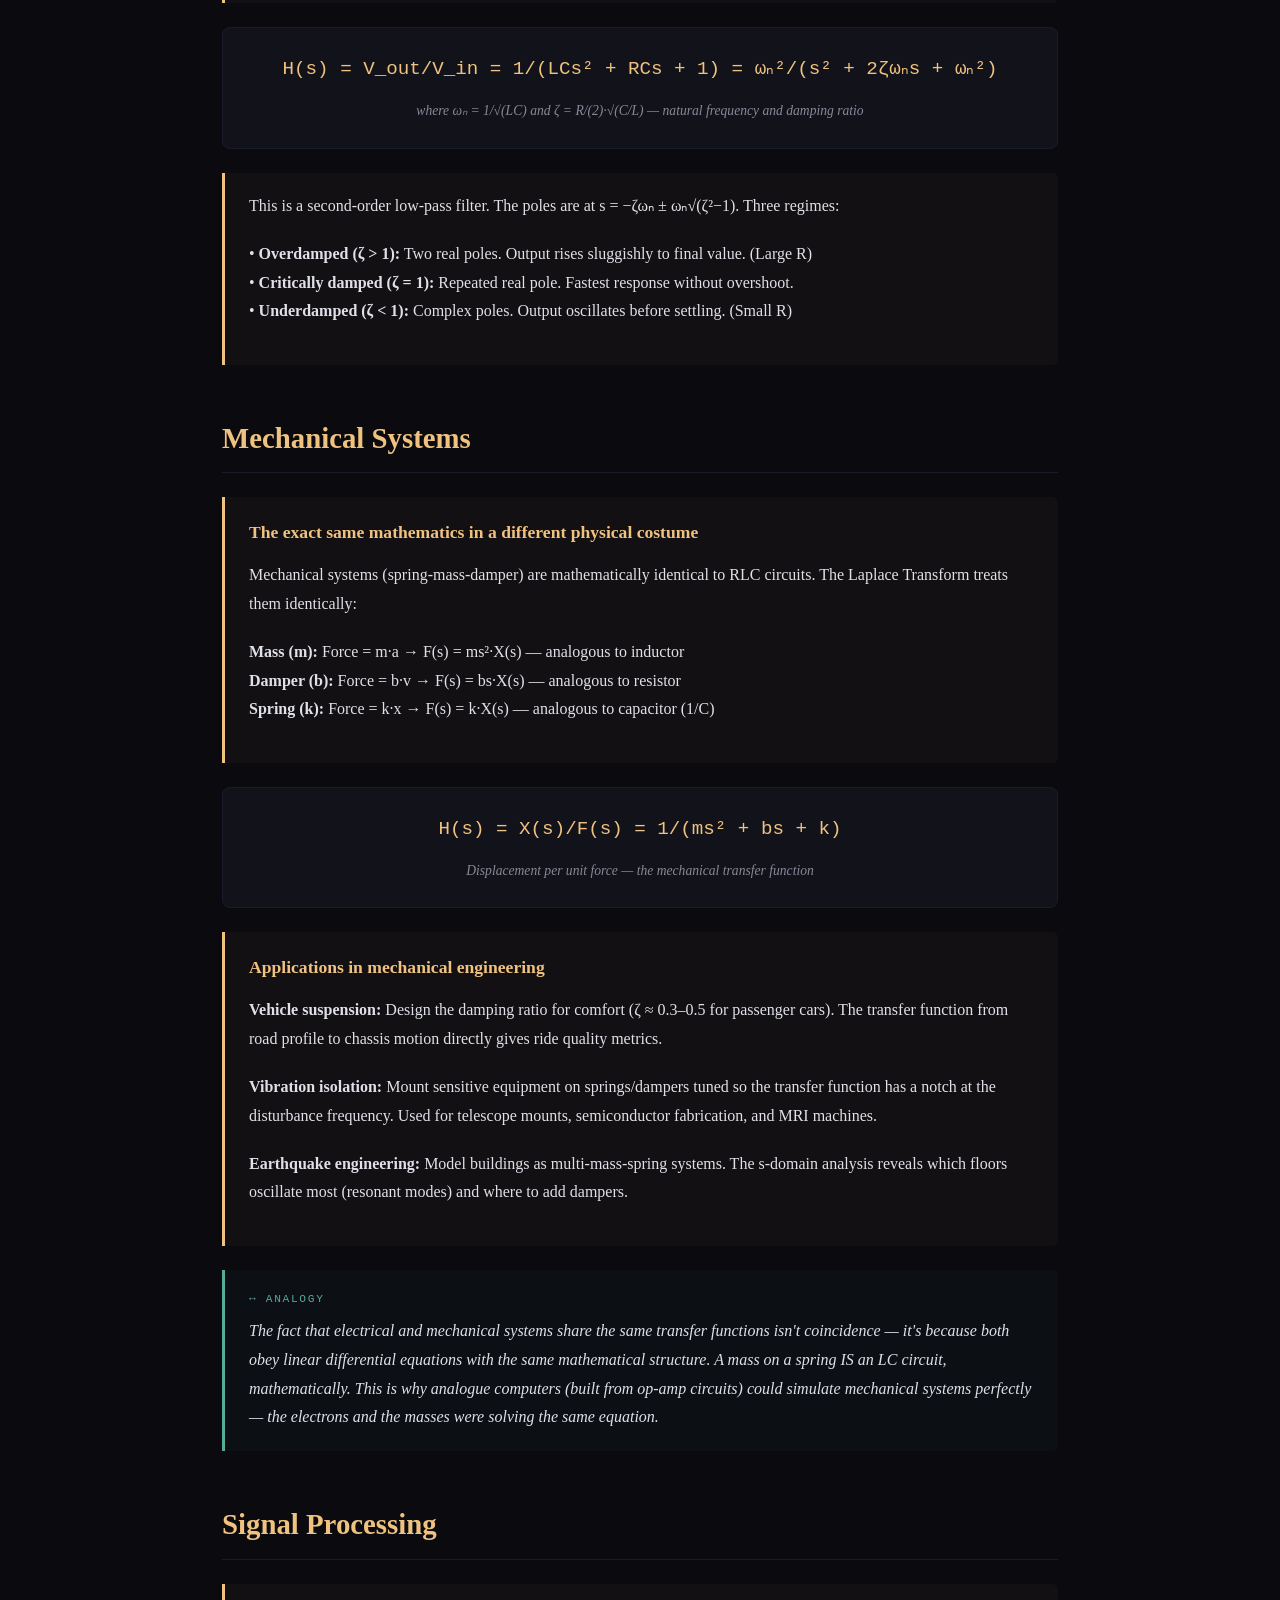
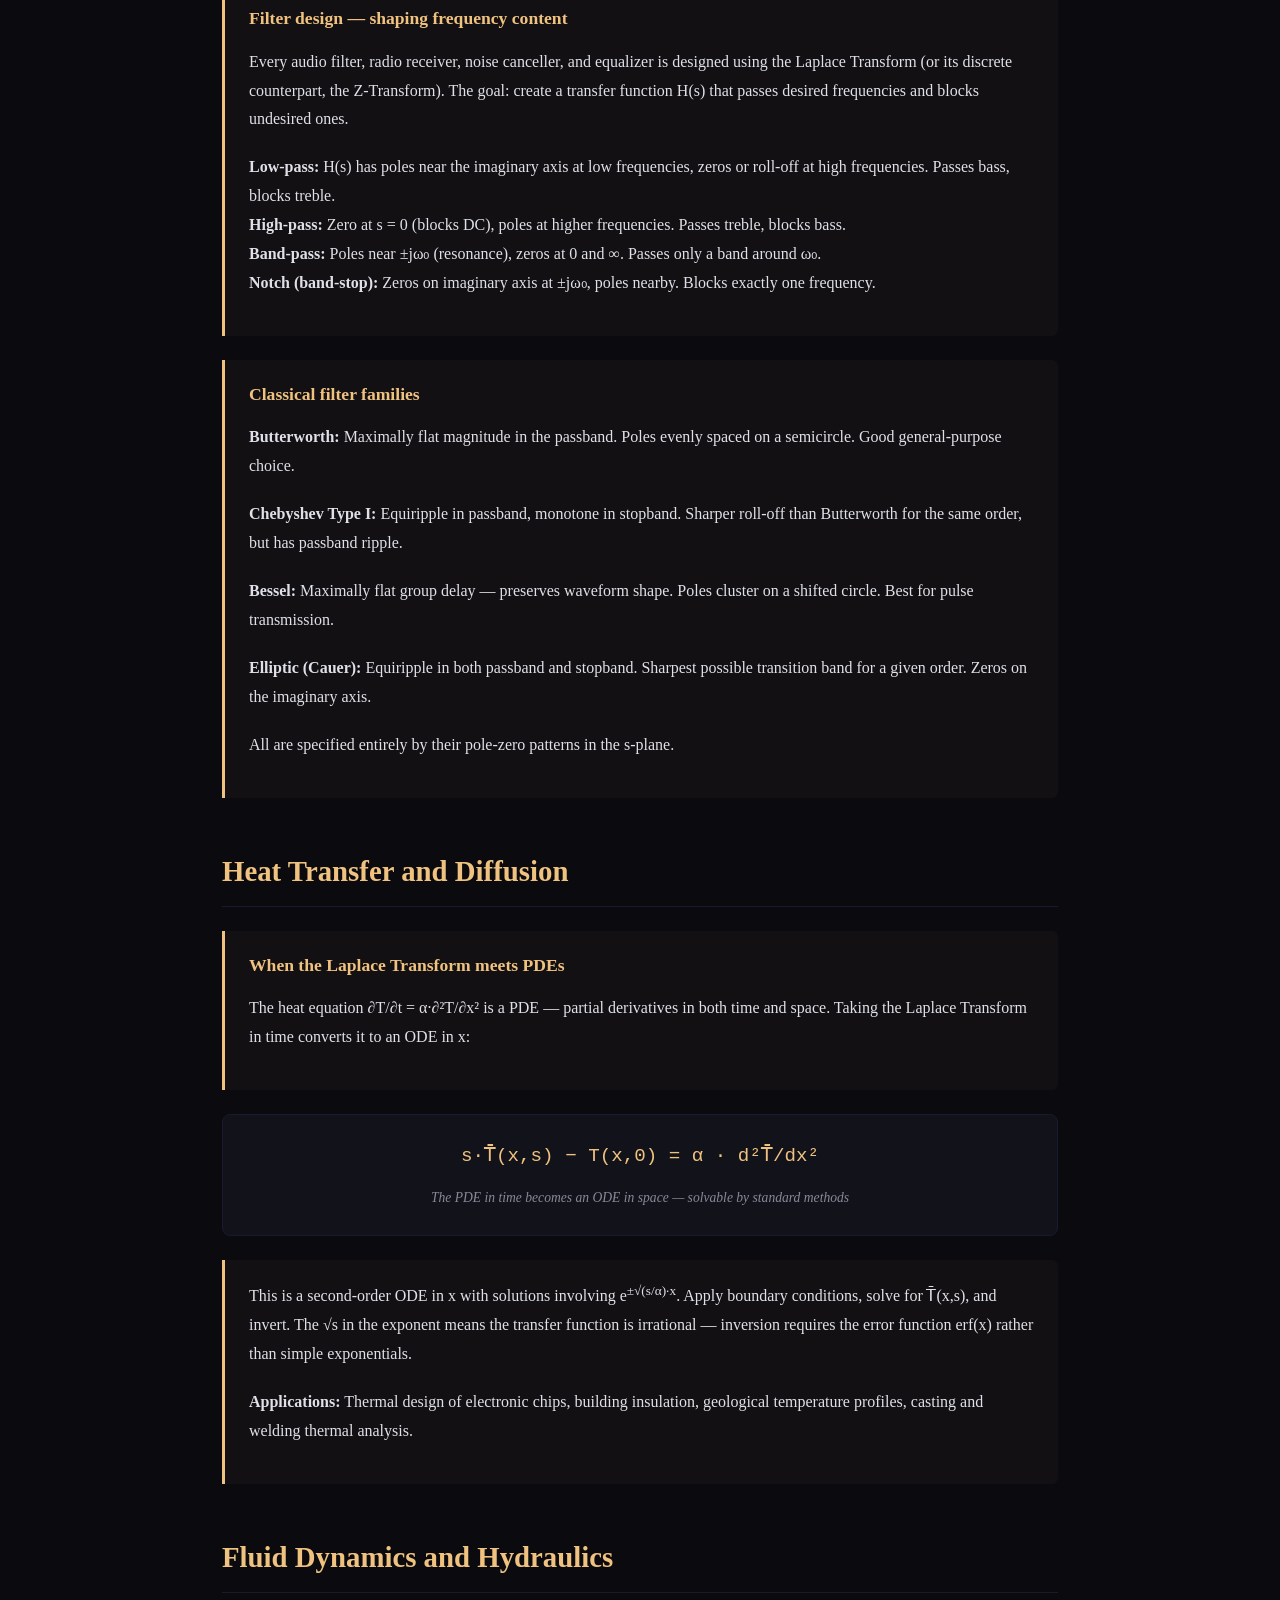
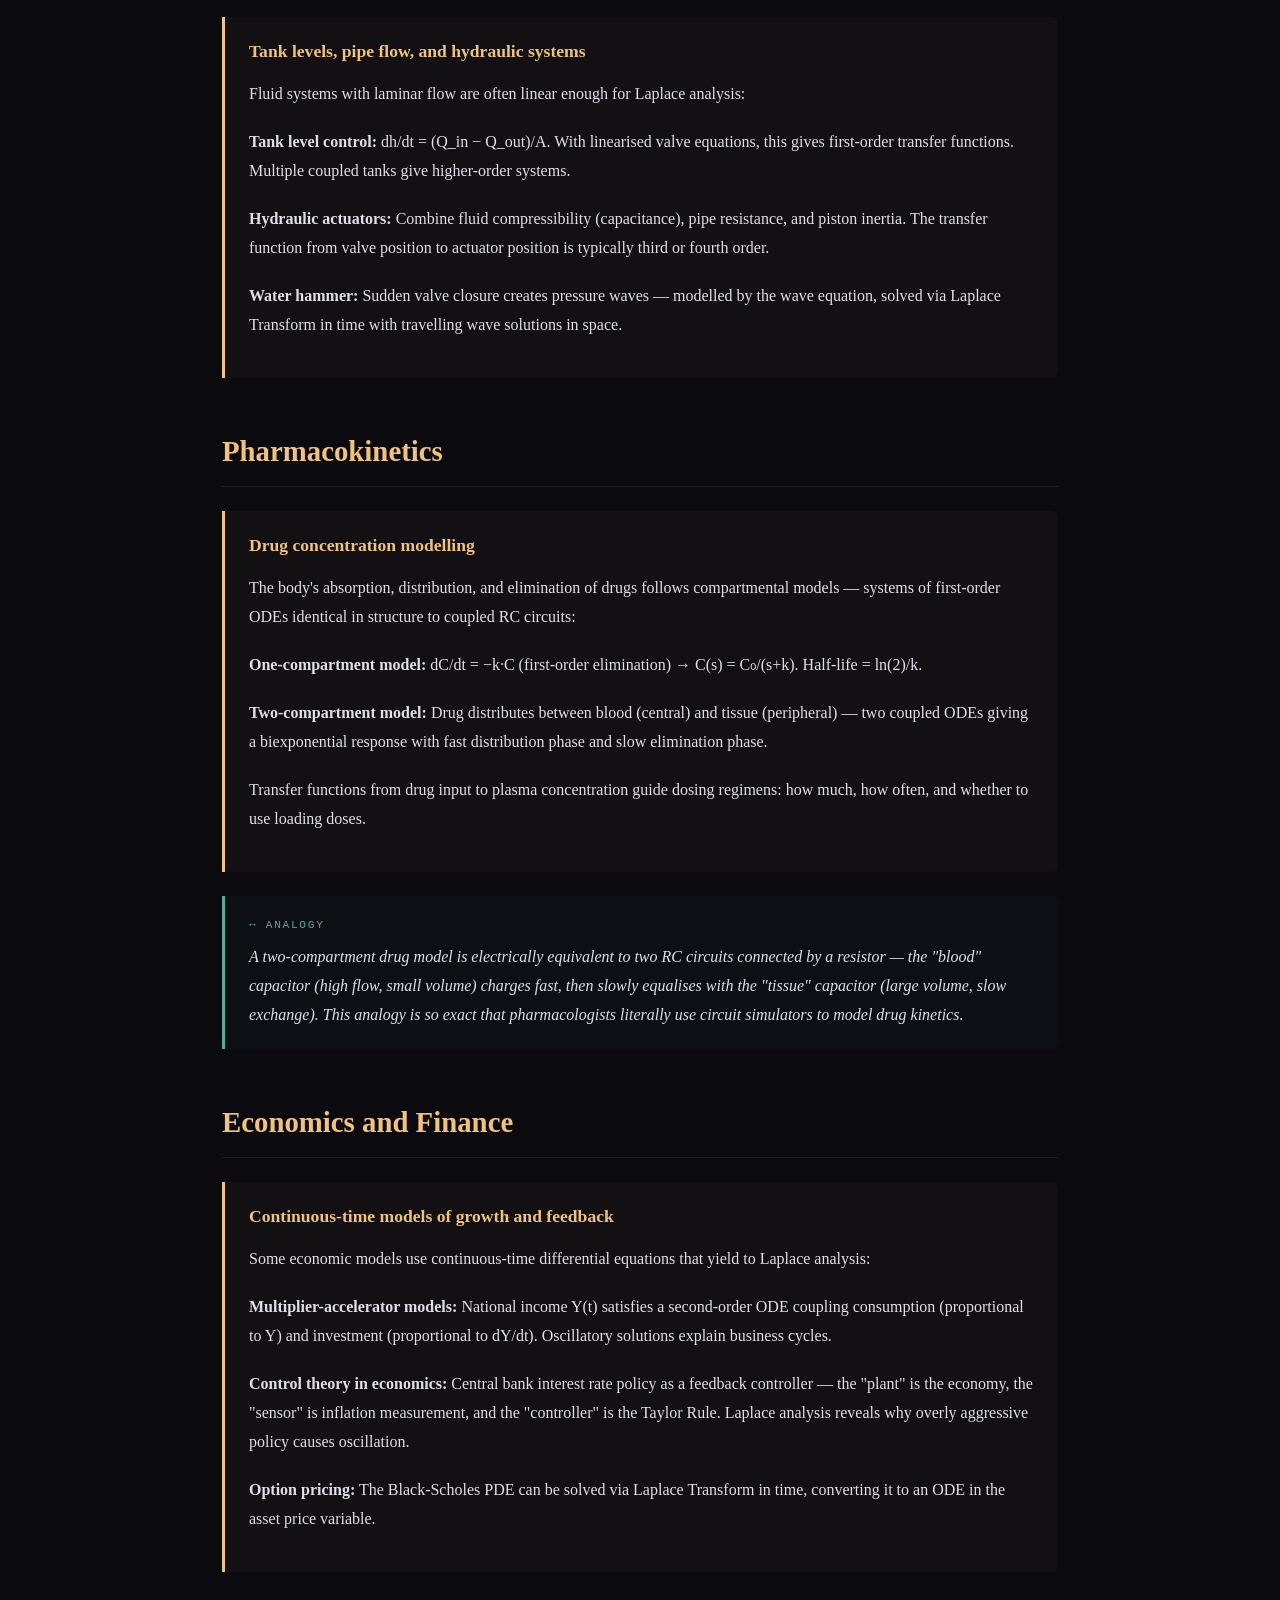
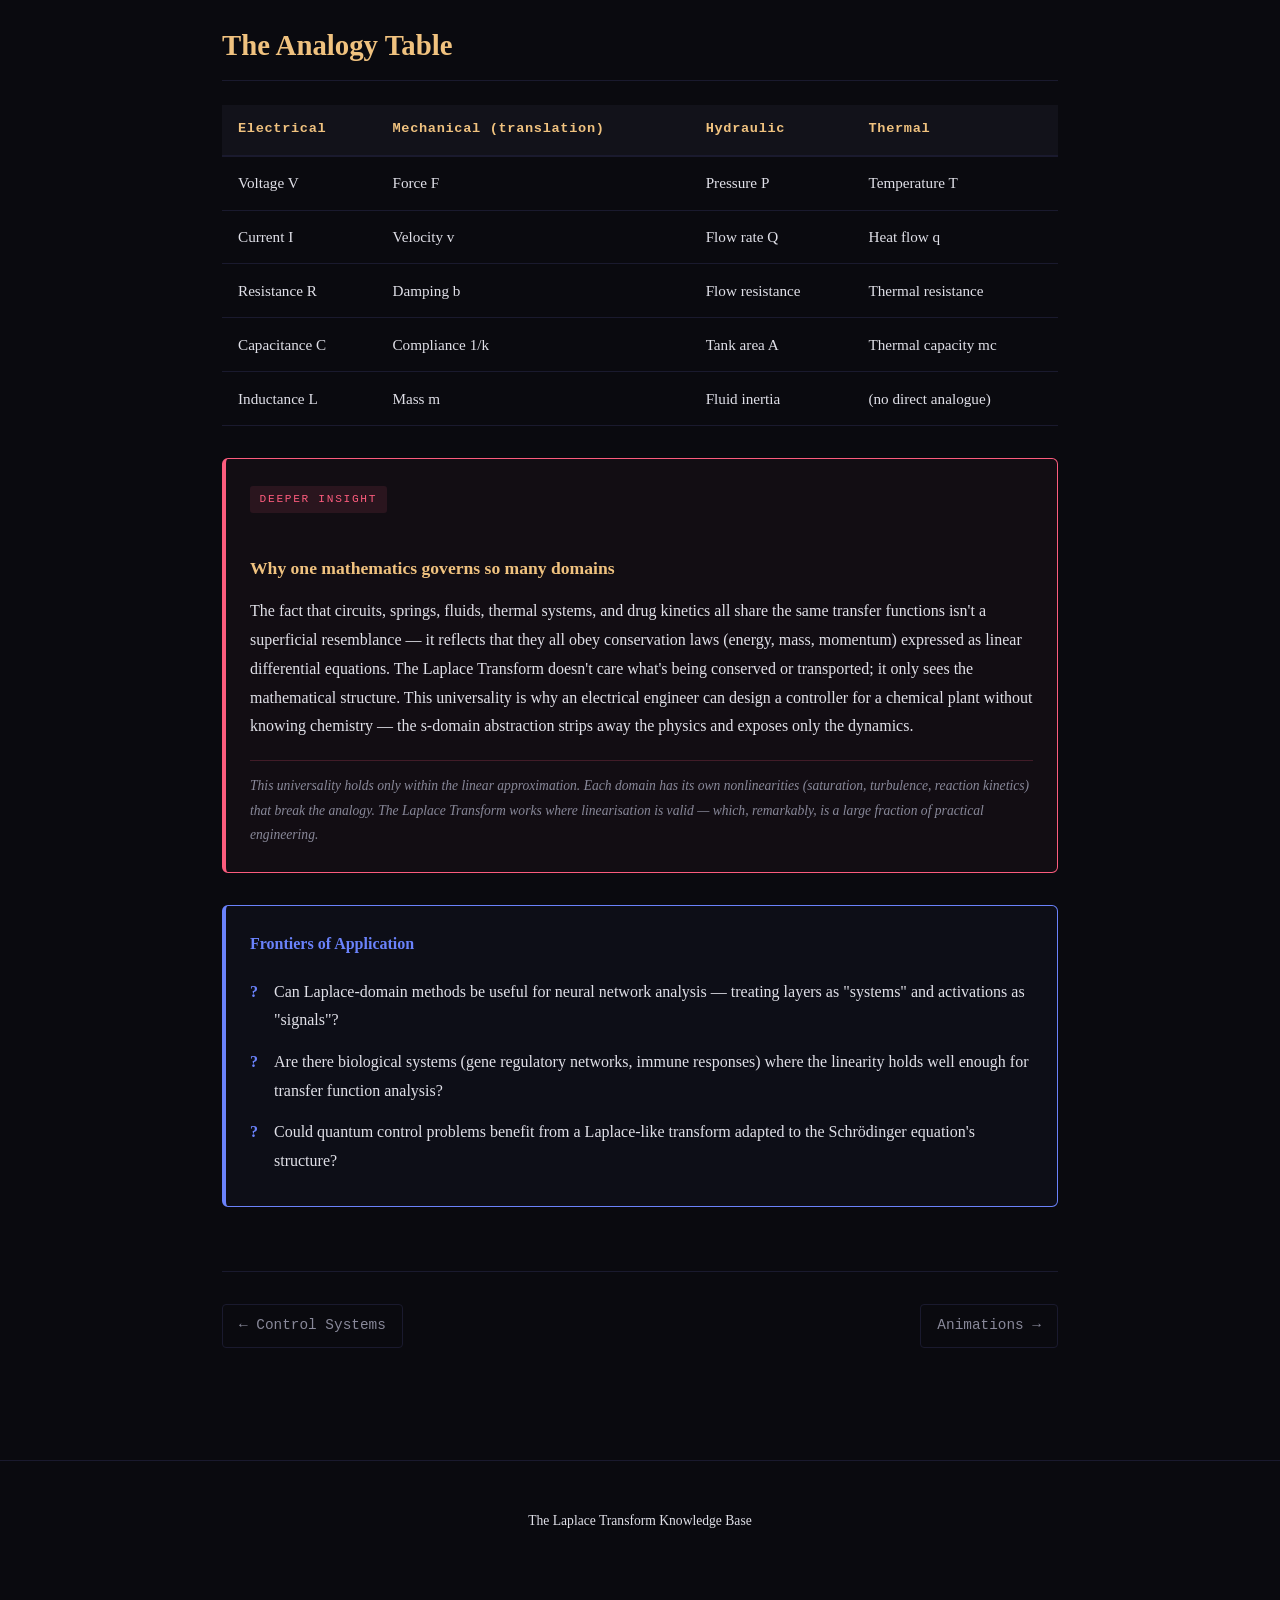
<file: applications.html>
<!DOCTYPE html>
<html lang="en">
<head>
    <meta charset="UTF-8">
    <meta name="viewport" content="width=device-width, initial-scale=1.0">
    <title>Applications — The Laplace Transform</title>
    <link rel="stylesheet" href="styles.css">
</head>
<body>
    <nav class="nav">
        <a href="index.html" class="nav-home">&#x2112;</a>
        <a href="history.html">History</a>
        <a href="definition.html">Definition</a>
        <a href="properties.html">Properties</a>
        <a href="table.html">Transform Pairs</a>
        <a href="inverse.html">Inverse</a>
        <a href="diffeq.html">Diff Equations</a>
        <a href="control.html">Control Systems</a>
        <a href="applications.html" class="active">Applications</a>
        <a href="animations.html">Animations</a>
    </nav>

    <div class="hero">
        <h1>Applications</h1>
        <p class="subtitle">Where the mathematics meets the physical world</p>
    </div>

    <div class="content">
        <div class="stat-strip">
            <div class="stat-item">
                <span class="stat-number">6+</span>
                <span class="stat-label">major domains</span>
            </div>
            <div class="stat-item">
                <span class="stat-number">V = IR</span>
                <span class="stat-label">circuit analogy</span>
            </div>
            <div class="stat-item">
                <span class="stat-number">10⁹+</span>
                <span class="stat-label">devices designed with it</span>
            </div>
        </div>

        <h2>Electrical Circuits</h2>

        <div class="explanation">
            <h4>The original killer app</h4>
            <p>The Laplace Transform was adopted by electrical engineers before any other discipline because circuit elements have beautifully simple s-domain representations:</p>
            <p><strong>Resistor:</strong> V(s) = R · I(s) — unchanged (purely algebraic already)<br>
            <strong>Capacitor:</strong> V(s) = I(s) / (sC) — impedance is 1/(sC)<br>
            <strong>Inductor:</strong> V(s) = sL · I(s) — impedance is sL</p>
            <p>In the s-domain, every circuit becomes a network of impedances. You can use Ohm's law, voltage dividers, and Kirchhoff's laws exactly as in DC circuits — just with complex impedances instead of resistances. The entire theory of AC circuits, transient analysis, and filter design flows from this.</p>
        </div>

        <div class="formula">
            Z_R = R,  Z_C = 1/(sC),  Z_L = sL
            <span class="description">Replace every component with its s-domain impedance, then analyse as if DC</span>
        </div>

        <div class="analogy">
            An electrical circuit in the s-domain is like a plumbing system where every pipe has a "flow resistance" that depends on how fast the pressure oscillates. A capacitor is a flexible membrane (easy at DC, stiff at high frequency). An inductor is a heavy water wheel (resists change, easy at steady state). The Laplace variable s encodes both the DC and oscillatory behaviour simultaneously.
        </div>

        <div class="explanation">
            <h4>Example: RLC Series Circuit</h4>
            <p>For a series RLC circuit with input voltage V<sub>in</sub>(t) and output across the capacitor:</p>
        </div>

        <div class="formula">
            H(s) = V_out/V_in = 1/(LCs² + RCs + 1) = ωₙ²/(s² + 2ζωₙs + ωₙ²)
            <span class="description">where ωₙ = 1/√(LC) and ζ = R/(2)·√(C/L) — natural frequency and damping ratio</span>
        </div>

        <div class="explanation">
            <p>This is a second-order low-pass filter. The poles are at s = −ζωₙ ± ωₙ√(ζ²−1). Three regimes:</p>
            <p>• <strong>Overdamped (ζ > 1):</strong> Two real poles. Output rises sluggishly to final value. (Large R)<br>
            • <strong>Critically damped (ζ = 1):</strong> Repeated real pole. Fastest response without overshoot.<br>
            • <strong>Underdamped (ζ < 1):</strong> Complex poles. Output oscillates before settling. (Small R)</p>
        </div>

        <h2>Mechanical Systems</h2>

        <div class="explanation">
            <h4>The exact same mathematics in a different physical costume</h4>
            <p>Mechanical systems (spring-mass-damper) are mathematically identical to RLC circuits. The Laplace Transform treats them identically:</p>
            <p><strong>Mass (m):</strong> Force = m·a → F(s) = ms²·X(s) — analogous to inductor<br>
            <strong>Damper (b):</strong> Force = b·v → F(s) = bs·X(s) — analogous to resistor<br>
            <strong>Spring (k):</strong> Force = k·x → F(s) = k·X(s) — analogous to capacitor (1/C)</p>
        </div>

        <div class="formula">
            H(s) = X(s)/F(s) = 1/(ms² + bs + k)
            <span class="description">Displacement per unit force — the mechanical transfer function</span>
        </div>

        <div class="explanation">
            <h4>Applications in mechanical engineering</h4>
            <p><strong>Vehicle suspension:</strong> Design the damping ratio for comfort (ζ ≈ 0.3–0.5 for passenger cars). The transfer function from road profile to chassis motion directly gives ride quality metrics.</p>
            <p><strong>Vibration isolation:</strong> Mount sensitive equipment on springs/dampers tuned so the transfer function has a notch at the disturbance frequency. Used for telescope mounts, semiconductor fabrication, and MRI machines.</p>
            <p><strong>Earthquake engineering:</strong> Model buildings as multi-mass-spring systems. The s-domain analysis reveals which floors oscillate most (resonant modes) and where to add dampers.</p>
        </div>

        <div class="analogy">
            The fact that electrical and mechanical systems share the same transfer functions isn't coincidence — it's because both obey linear differential equations with the same mathematical structure. A mass on a spring IS an LC circuit, mathematically. This is why analogue computers (built from op-amp circuits) could simulate mechanical systems perfectly — the electrons and the masses were solving the same equation.
        </div>

        <h2>Signal Processing</h2>

        <div class="explanation">
            <h4>Filter design — shaping frequency content</h4>
            <p>Every audio filter, radio receiver, noise canceller, and equalizer is designed using the Laplace Transform (or its discrete counterpart, the Z-Transform). The goal: create a transfer function H(s) that passes desired frequencies and blocks undesired ones.</p>
            <p><strong>Low-pass:</strong> H(s) has poles near the imaginary axis at low frequencies, zeros or roll-off at high frequencies. Passes bass, blocks treble.<br>
            <strong>High-pass:</strong> Zero at s = 0 (blocks DC), poles at higher frequencies. Passes treble, blocks bass.<br>
            <strong>Band-pass:</strong> Poles near ±jω₀ (resonance), zeros at 0 and ∞. Passes only a band around ω₀.<br>
            <strong>Notch (band-stop):</strong> Zeros on imaginary axis at ±jω₀, poles nearby. Blocks exactly one frequency.</p>
        </div>

        <div class="explanation">
            <h4>Classical filter families</h4>
            <p><strong>Butterworth:</strong> Maximally flat magnitude in the passband. Poles evenly spaced on a semicircle. Good general-purpose choice.</p>
            <p><strong>Chebyshev Type I:</strong> Equiripple in passband, monotone in stopband. Sharper roll-off than Butterworth for the same order, but has passband ripple.</p>
            <p><strong>Bessel:</strong> Maximally flat group delay — preserves waveform shape. Poles cluster on a shifted circle. Best for pulse transmission.</p>
            <p><strong>Elliptic (Cauer):</strong> Equiripple in both passband and stopband. Sharpest possible transition band for a given order. Zeros on the imaginary axis.</p>
            <p>All are specified entirely by their pole-zero patterns in the s-plane.</p>
        </div>

        <h2>Heat Transfer and Diffusion</h2>

        <div class="explanation">
            <h4>When the Laplace Transform meets PDEs</h4>
            <p>The heat equation ∂T/∂t = α·∂²T/∂x² is a PDE — partial derivatives in both time and space. Taking the Laplace Transform in time converts it to an ODE in x:</p>
        </div>

        <div class="formula">
            s·T̄(x,s) − T(x,0) = α · d²T̄/dx²
            <span class="description">The PDE in time becomes an ODE in space — solvable by standard methods</span>
        </div>

        <div class="explanation">
            <p>This is a second-order ODE in x with solutions involving e<sup>±√(s/α)·x</sup>. Apply boundary conditions, solve for T̄(x,s), and invert. The √s in the exponent means the transfer function is irrational — inversion requires the error function erf(x) rather than simple exponentials.</p>
            <p><strong>Applications:</strong> Thermal design of electronic chips, building insulation, geological temperature profiles, casting and welding thermal analysis.</p>
        </div>

        <h2>Fluid Dynamics and Hydraulics</h2>

        <div class="explanation">
            <h4>Tank levels, pipe flow, and hydraulic systems</h4>
            <p>Fluid systems with laminar flow are often linear enough for Laplace analysis:</p>
            <p><strong>Tank level control:</strong> dh/dt = (Q_in − Q_out)/A. With linearised valve equations, this gives first-order transfer functions. Multiple coupled tanks give higher-order systems.</p>
            <p><strong>Hydraulic actuators:</strong> Combine fluid compressibility (capacitance), pipe resistance, and piston inertia. The transfer function from valve position to actuator position is typically third or fourth order.</p>
            <p><strong>Water hammer:</strong> Sudden valve closure creates pressure waves — modelled by the wave equation, solved via Laplace Transform in time with travelling wave solutions in space.</p>
        </div>

        <h2>Pharmacokinetics</h2>

        <div class="explanation">
            <h4>Drug concentration modelling</h4>
            <p>The body's absorption, distribution, and elimination of drugs follows compartmental models — systems of first-order ODEs identical in structure to coupled RC circuits:</p>
            <p><strong>One-compartment model:</strong> dC/dt = −k·C (first-order elimination) → C(s) = C₀/(s+k). Half-life = ln(2)/k.</p>
            <p><strong>Two-compartment model:</strong> Drug distributes between blood (central) and tissue (peripheral) — two coupled ODEs giving a biexponential response with fast distribution phase and slow elimination phase.</p>
            <p>Transfer functions from drug input to plasma concentration guide dosing regimens: how much, how often, and whether to use loading doses.</p>
        </div>

        <div class="analogy">
            A two-compartment drug model is electrically equivalent to two RC circuits connected by a resistor — the "blood" capacitor (high flow, small volume) charges fast, then slowly equalises with the "tissue" capacitor (large volume, slow exchange). This analogy is so exact that pharmacologists literally use circuit simulators to model drug kinetics.
        </div>

        <h2>Economics and Finance</h2>

        <div class="explanation">
            <h4>Continuous-time models of growth and feedback</h4>
            <p>Some economic models use continuous-time differential equations that yield to Laplace analysis:</p>
            <p><strong>Multiplier-accelerator models:</strong> National income Y(t) satisfies a second-order ODE coupling consumption (proportional to Y) and investment (proportional to dY/dt). Oscillatory solutions explain business cycles.</p>
            <p><strong>Control theory in economics:</strong> Central bank interest rate policy as a feedback controller — the "plant" is the economy, the "sensor" is inflation measurement, and the "controller" is the Taylor Rule. Laplace analysis reveals why overly aggressive policy causes oscillation.</p>
            <p><strong>Option pricing:</strong> The Black-Scholes PDE can be solved via Laplace Transform in time, converting it to an ODE in the asset price variable.</p>
        </div>

        <h2>The Analogy Table</h2>

        <table>
            <thead>
                <tr>
                    <th>Electrical</th>
                    <th>Mechanical (translation)</th>
                    <th>Hydraulic</th>
                    <th>Thermal</th>
                </tr>
            </thead>
            <tbody>
                <tr>
                    <td>Voltage V</td>
                    <td>Force F</td>
                    <td>Pressure P</td>
                    <td>Temperature T</td>
                </tr>
                <tr>
                    <td>Current I</td>
                    <td>Velocity v</td>
                    <td>Flow rate Q</td>
                    <td>Heat flow q</td>
                </tr>
                <tr>
                    <td>Resistance R</td>
                    <td>Damping b</td>
                    <td>Flow resistance</td>
                    <td>Thermal resistance</td>
                </tr>
                <tr>
                    <td>Capacitance C</td>
                    <td>Compliance 1/k</td>
                    <td>Tank area A</td>
                    <td>Thermal capacity mc</td>
                </tr>
                <tr>
                    <td>Inductance L</td>
                    <td>Mass m</td>
                    <td>Fluid inertia</td>
                    <td>(no direct analogue)</td>
                </tr>
            </tbody>
        </table>

        <div class="speculation-box">
            <h4>Why one mathematics governs so many domains</h4>
            <p>The fact that circuits, springs, fluids, thermal systems, and drug kinetics all share the same transfer functions isn't a superficial resemblance — it reflects that they all obey conservation laws (energy, mass, momentum) expressed as linear differential equations. The Laplace Transform doesn't care what's being conserved or transported; it only sees the mathematical structure. This universality is why an electrical engineer can design a controller for a chemical plant without knowing chemistry — the s-domain abstraction strips away the physics and exposes only the dynamics.</p>
            <p class="caveat">This universality holds only within the linear approximation. Each domain has its own nonlinearities (saturation, turbulence, reaction kinetics) that break the analogy. The Laplace Transform works where linearisation is valid — which, remarkably, is a large fraction of practical engineering.</p>
        </div>

        <div class="question-box">
            <h4>Frontiers of Application</h4>
            <ul>
                <li>Can Laplace-domain methods be useful for neural network analysis — treating layers as "systems" and activations as "signals"?</li>
                <li>Are there biological systems (gene regulatory networks, immune responses) where the linearity holds well enough for transfer function analysis?</li>
                <li>Could quantum control problems benefit from a Laplace-like transform adapted to the Schrödinger equation's structure?</li>
            </ul>
        </div>

        <div class="page-nav">
            <a href="control.html">← Control Systems</a>
            <a href="animations.html">Animations →</a>
        </div>
    </div>

    <footer>
        <p>The Laplace Transform Knowledge Base</p>
    </footer>
</body>
</html>
</file>
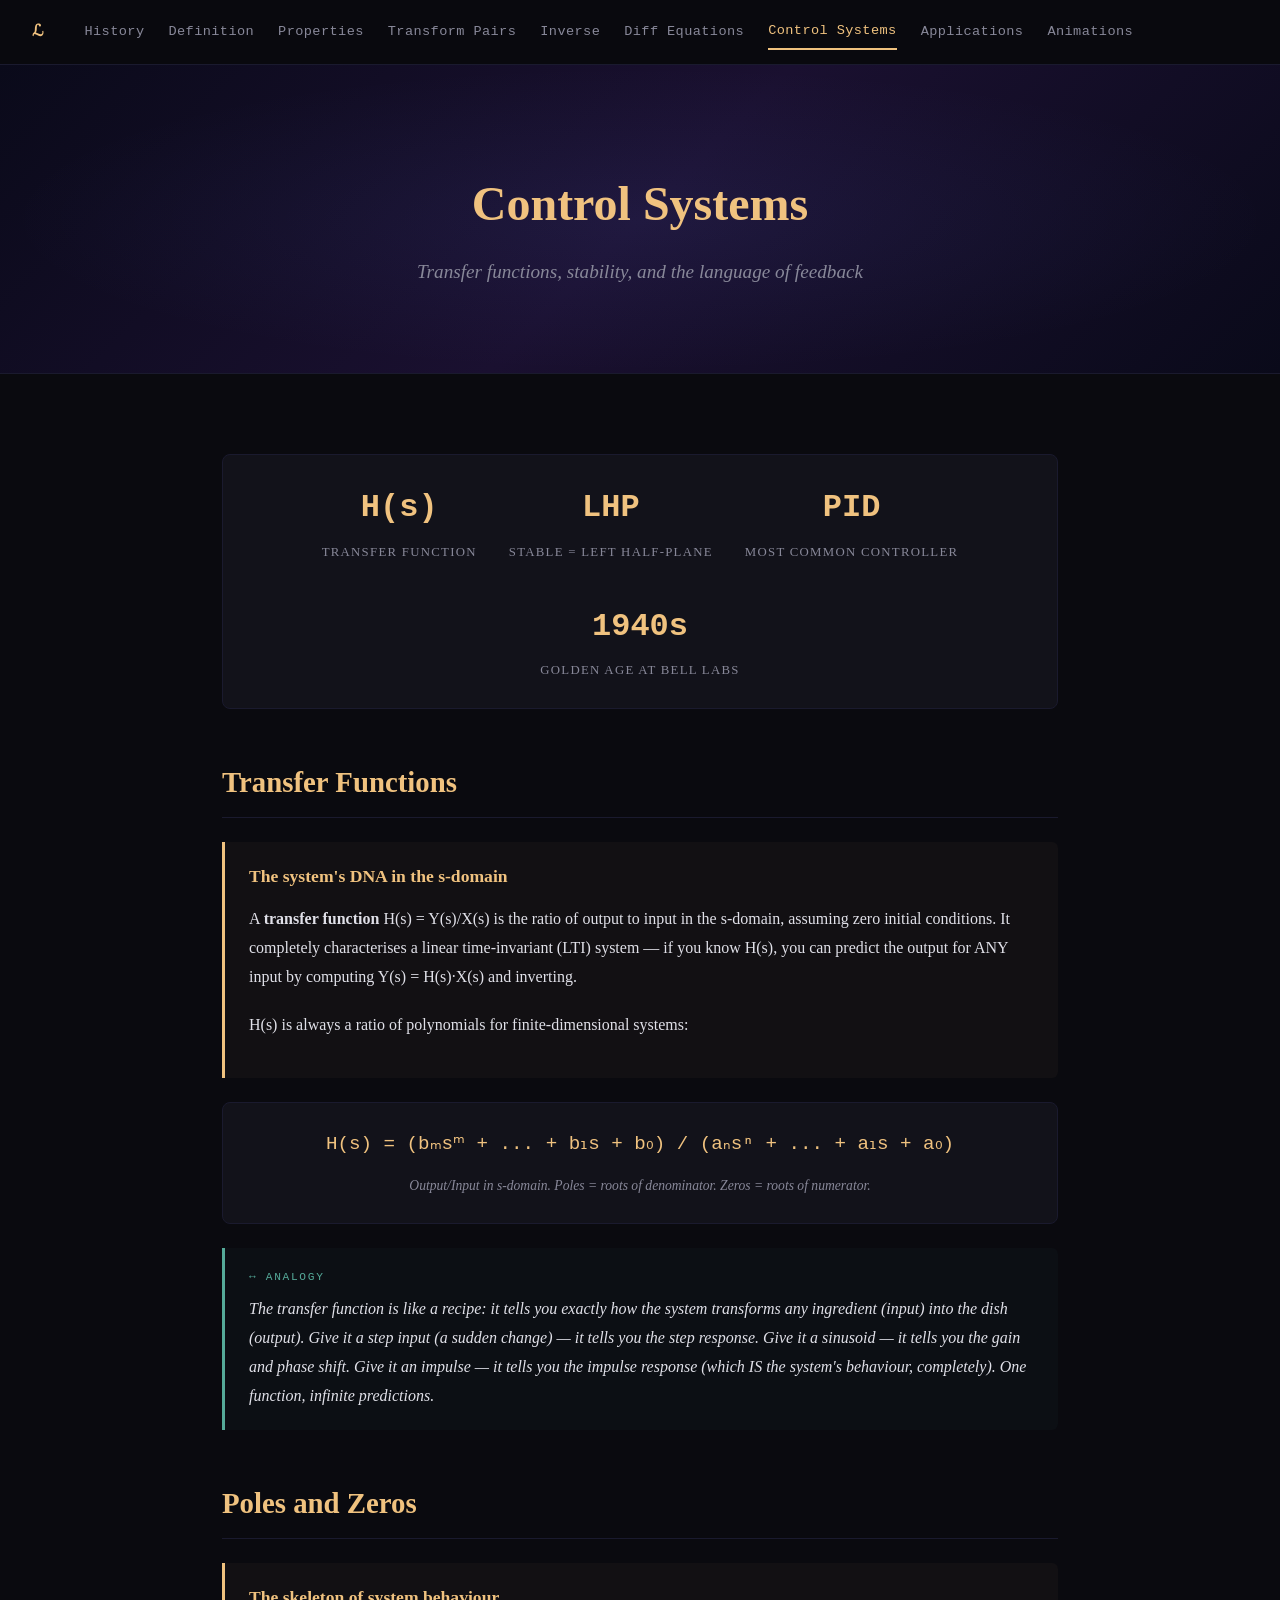
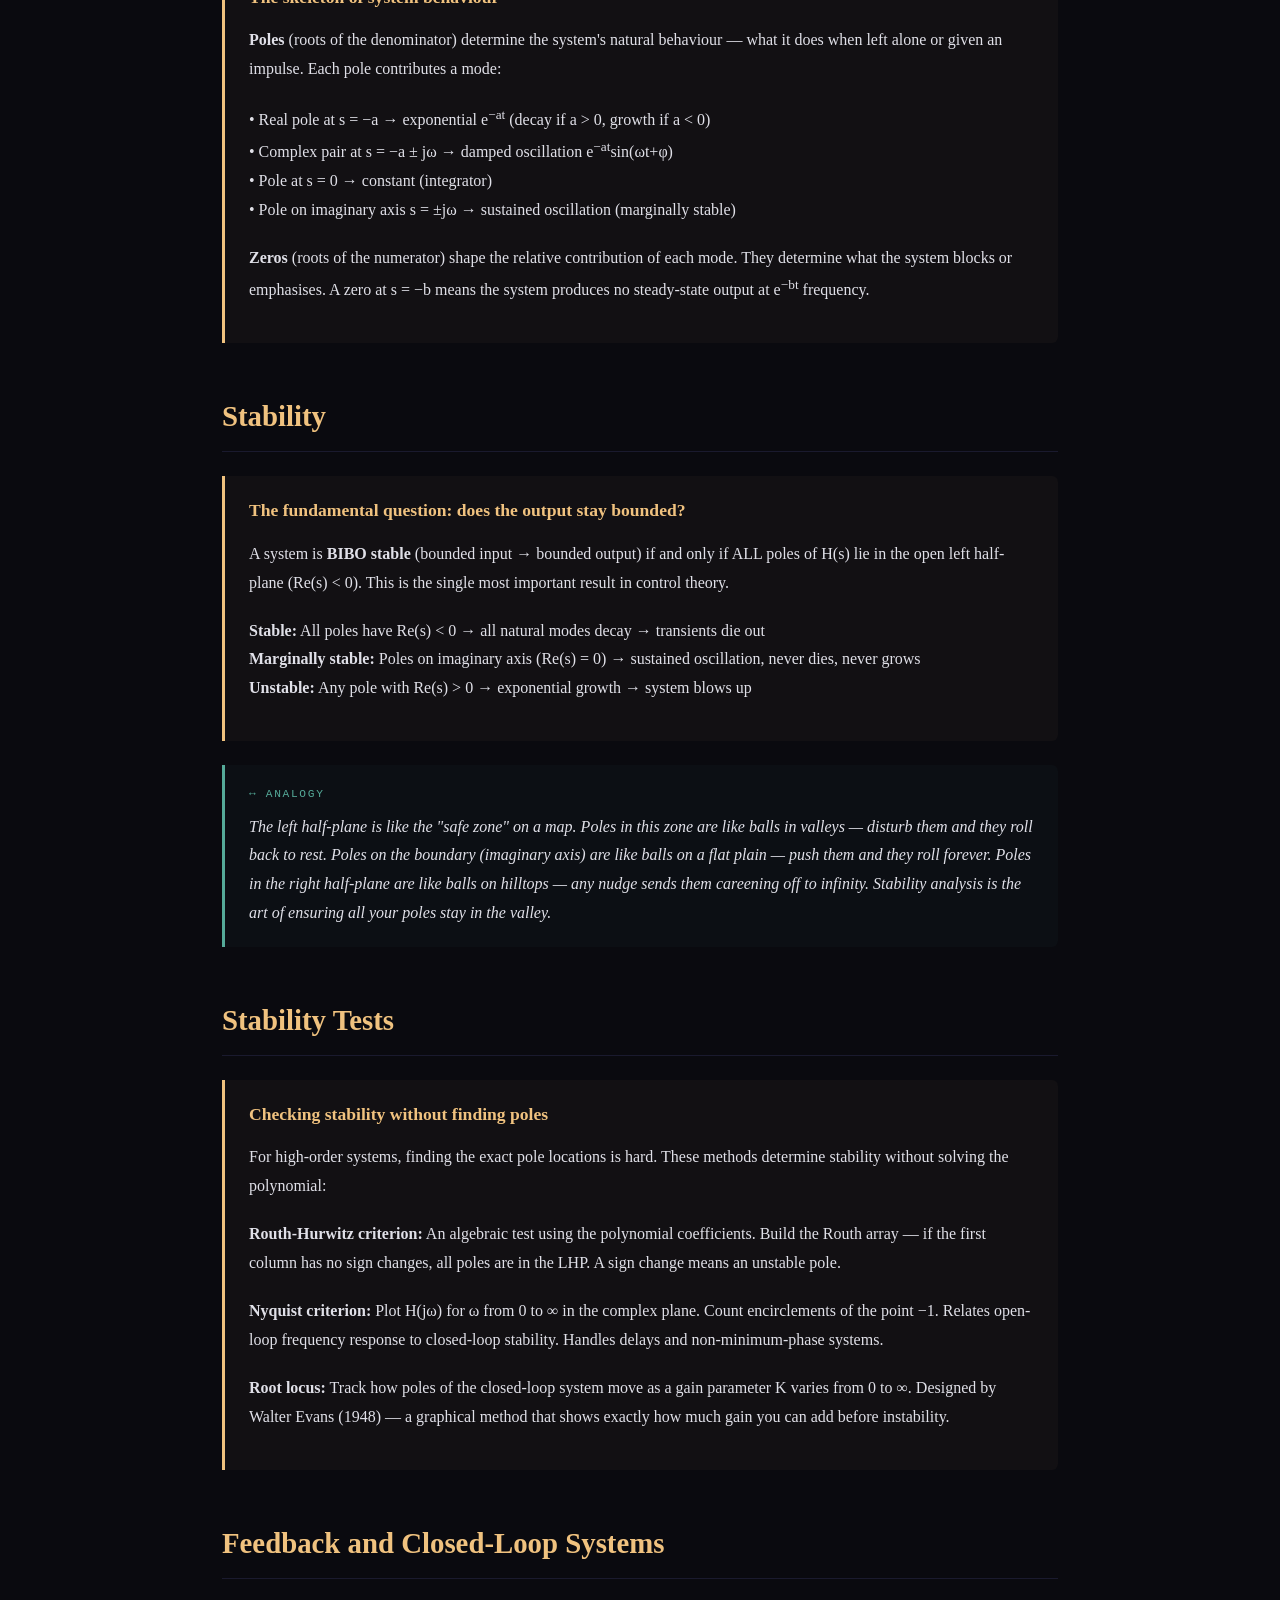
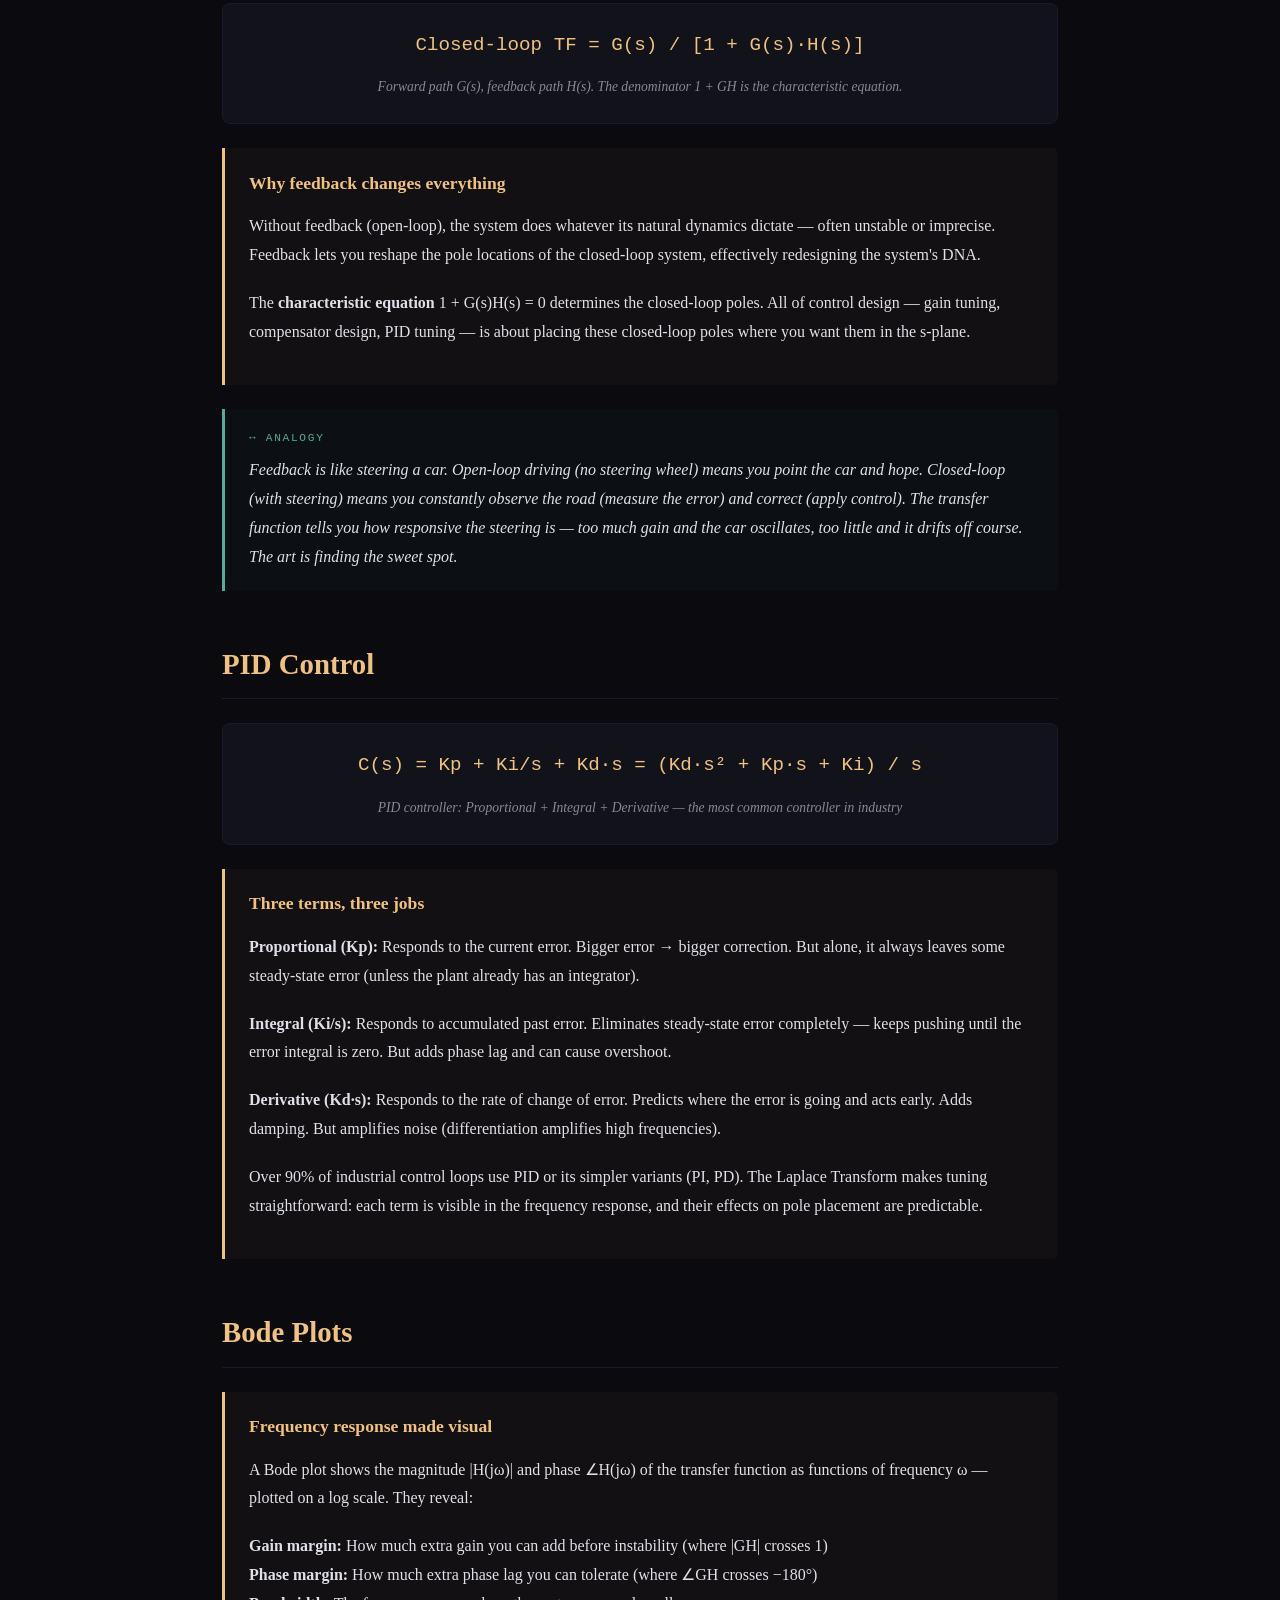
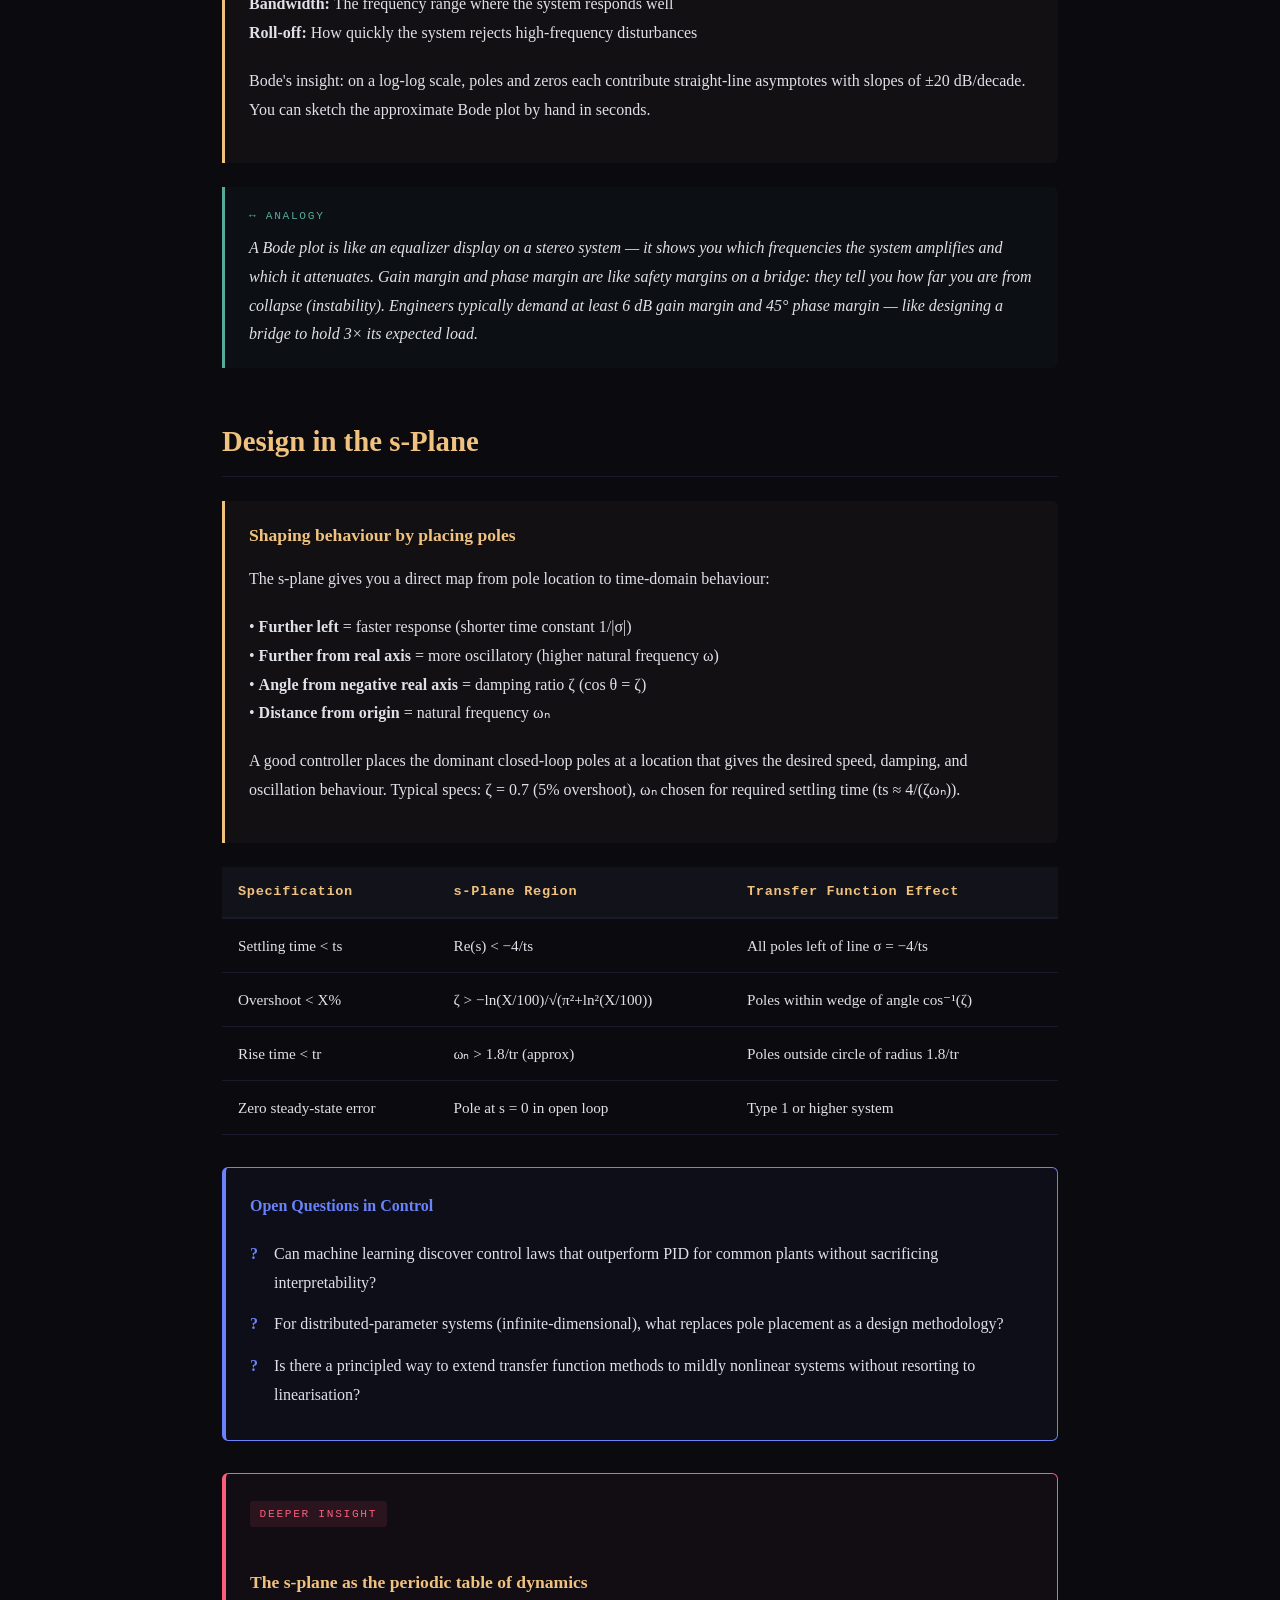
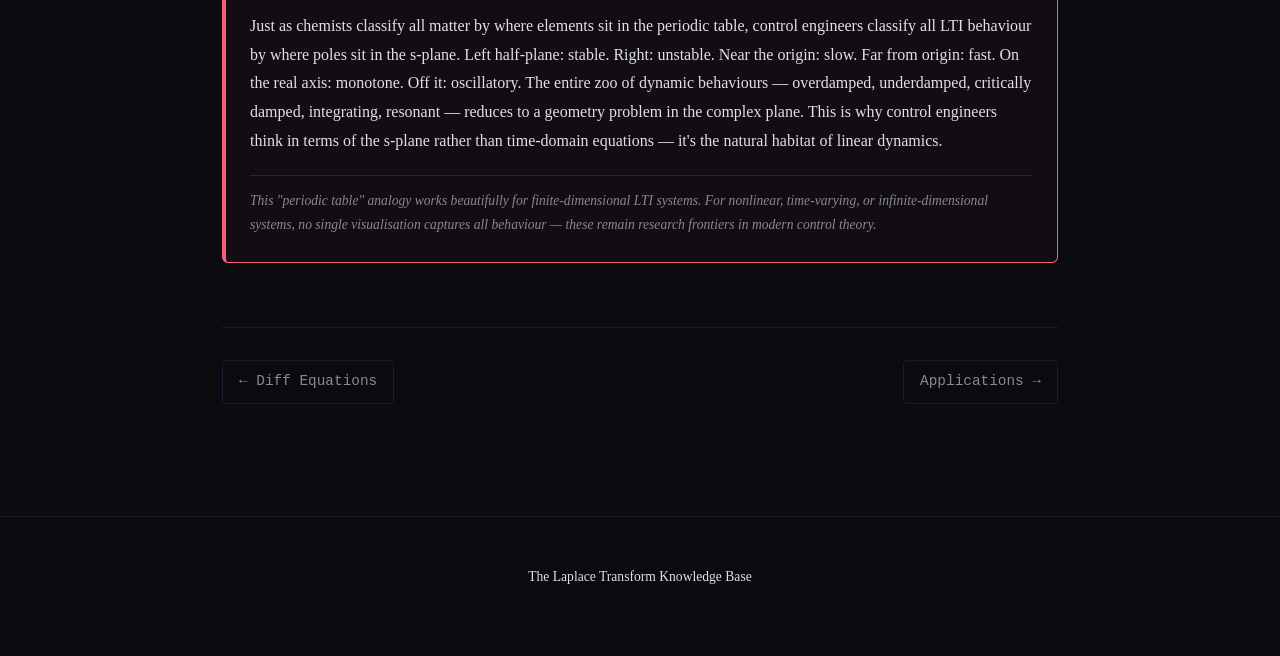
<file: control.html>
<!DOCTYPE html>
<html lang="en">
<head>
    <meta charset="UTF-8">
    <meta name="viewport" content="width=device-width, initial-scale=1.0">
    <title>Control Systems — The Laplace Transform</title>
    <link rel="stylesheet" href="styles.css">
</head>
<body>
    <nav class="nav">
        <a href="index.html" class="nav-home">&#x2112;</a>
        <a href="history.html">History</a>
        <a href="definition.html">Definition</a>
        <a href="properties.html">Properties</a>
        <a href="table.html">Transform Pairs</a>
        <a href="inverse.html">Inverse</a>
        <a href="diffeq.html">Diff Equations</a>
        <a href="control.html" class="active">Control Systems</a>
        <a href="applications.html">Applications</a>
        <a href="animations.html">Animations</a>
    </nav>

    <div class="hero">
        <h1>Control Systems</h1>
        <p class="subtitle">Transfer functions, stability, and the language of feedback</p>
    </div>

    <div class="content">
        <div class="stat-strip">
            <div class="stat-item">
                <span class="stat-number">H(s)</span>
                <span class="stat-label">transfer function</span>
            </div>
            <div class="stat-item">
                <span class="stat-number">LHP</span>
                <span class="stat-label">stable = left half-plane</span>
            </div>
            <div class="stat-item">
                <span class="stat-number">PID</span>
                <span class="stat-label">most common controller</span>
            </div>
            <div class="stat-item">
                <span class="stat-number">1940s</span>
                <span class="stat-label">golden age at Bell Labs</span>
            </div>
        </div>

        <h2>Transfer Functions</h2>

        <div class="explanation">
            <h4>The system's DNA in the s-domain</h4>
            <p>A <strong>transfer function</strong> H(s) = Y(s)/X(s) is the ratio of output to input in the s-domain, assuming zero initial conditions. It completely characterises a linear time-invariant (LTI) system — if you know H(s), you can predict the output for ANY input by computing Y(s) = H(s)·X(s) and inverting.</p>
            <p>H(s) is always a ratio of polynomials for finite-dimensional systems:</p>
        </div>

        <div class="formula">
            H(s) = (bₘsᵐ + ... + b₁s + b₀) / (aₙsⁿ + ... + a₁s + a₀)
            <span class="description">Output/Input in s-domain. Poles = roots of denominator. Zeros = roots of numerator.</span>
        </div>

        <div class="analogy">
            The transfer function is like a recipe: it tells you exactly how the system transforms any ingredient (input) into the dish (output). Give it a step input (a sudden change) — it tells you the step response. Give it a sinusoid — it tells you the gain and phase shift. Give it an impulse — it tells you the impulse response (which IS the system's behaviour, completely). One function, infinite predictions.
        </div>

        <h2>Poles and Zeros</h2>

        <div class="explanation">
            <h4>The skeleton of system behaviour</h4>
            <p><strong>Poles</strong> (roots of the denominator) determine the system's natural behaviour — what it does when left alone or given an impulse. Each pole contributes a mode:</p>
            <p>• Real pole at s = −a → exponential e<sup>−at</sup> (decay if a > 0, growth if a < 0)<br>
            • Complex pair at s = −a ± jω → damped oscillation e<sup>−at</sup>sin(ωt+φ)<br>
            • Pole at s = 0 → constant (integrator)<br>
            • Pole on imaginary axis s = ±jω → sustained oscillation (marginally stable)</p>
            <p><strong>Zeros</strong> (roots of the numerator) shape the relative contribution of each mode. They determine what the system blocks or emphasises. A zero at s = −b means the system produces no steady-state output at e<sup>−bt</sup> frequency.</p>
        </div>

        <h2>Stability</h2>

        <div class="explanation">
            <h4>The fundamental question: does the output stay bounded?</h4>
            <p>A system is <strong>BIBO stable</strong> (bounded input → bounded output) if and only if ALL poles of H(s) lie in the open left half-plane (Re(s) < 0). This is the single most important result in control theory.</p>
            <p><strong>Stable:</strong> All poles have Re(s) < 0 → all natural modes decay → transients die out<br>
            <strong>Marginally stable:</strong> Poles on imaginary axis (Re(s) = 0) → sustained oscillation, never dies, never grows<br>
            <strong>Unstable:</strong> Any pole with Re(s) > 0 → exponential growth → system blows up</p>
        </div>

        <div class="analogy">
            The left half-plane is like the "safe zone" on a map. Poles in this zone are like balls in valleys — disturb them and they roll back to rest. Poles on the boundary (imaginary axis) are like balls on a flat plain — push them and they roll forever. Poles in the right half-plane are like balls on hilltops — any nudge sends them careening off to infinity. Stability analysis is the art of ensuring all your poles stay in the valley.
        </div>

        <h2>Stability Tests</h2>

        <div class="explanation">
            <h4>Checking stability without finding poles</h4>
            <p>For high-order systems, finding the exact pole locations is hard. These methods determine stability without solving the polynomial:</p>
            <p><strong>Routh-Hurwitz criterion:</strong> An algebraic test using the polynomial coefficients. Build the Routh array — if the first column has no sign changes, all poles are in the LHP. A sign change means an unstable pole.</p>
            <p><strong>Nyquist criterion:</strong> Plot H(jω) for ω from 0 to ∞ in the complex plane. Count encirclements of the point −1. Relates open-loop frequency response to closed-loop stability. Handles delays and non-minimum-phase systems.</p>
            <p><strong>Root locus:</strong> Track how poles of the closed-loop system move as a gain parameter K varies from 0 to ∞. Designed by Walter Evans (1948) — a graphical method that shows exactly how much gain you can add before instability.</p>
        </div>

        <h2>Feedback and Closed-Loop Systems</h2>

        <div class="formula">
            Closed-loop TF = G(s) / [1 + G(s)·H(s)]
            <span class="description">Forward path G(s), feedback path H(s). The denominator 1 + GH is the characteristic equation.</span>
        </div>

        <div class="explanation">
            <h4>Why feedback changes everything</h4>
            <p>Without feedback (open-loop), the system does whatever its natural dynamics dictate — often unstable or imprecise. Feedback lets you reshape the pole locations of the closed-loop system, effectively redesigning the system's DNA.</p>
            <p>The <strong>characteristic equation</strong> 1 + G(s)H(s) = 0 determines the closed-loop poles. All of control design — gain tuning, compensator design, PID tuning — is about placing these closed-loop poles where you want them in the s-plane.</p>
        </div>

        <div class="analogy">
            Feedback is like steering a car. Open-loop driving (no steering wheel) means you point the car and hope. Closed-loop (with steering) means you constantly observe the road (measure the error) and correct (apply control). The transfer function tells you how responsive the steering is — too much gain and the car oscillates, too little and it drifts off course. The art is finding the sweet spot.
        </div>

        <h2>PID Control</h2>

        <div class="formula">
            C(s) = Kp + Ki/s + Kd·s = (Kd·s² + Kp·s + Ki) / s
            <span class="description">PID controller: Proportional + Integral + Derivative — the most common controller in industry</span>
        </div>

        <div class="explanation">
            <h4>Three terms, three jobs</h4>
            <p><strong>Proportional (Kp):</strong> Responds to the current error. Bigger error → bigger correction. But alone, it always leaves some steady-state error (unless the plant already has an integrator).</p>
            <p><strong>Integral (Ki/s):</strong> Responds to accumulated past error. Eliminates steady-state error completely — keeps pushing until the error integral is zero. But adds phase lag and can cause overshoot.</p>
            <p><strong>Derivative (Kd·s):</strong> Responds to the rate of change of error. Predicts where the error is going and acts early. Adds damping. But amplifies noise (differentiation amplifies high frequencies).</p>
            <p>Over 90% of industrial control loops use PID or its simpler variants (PI, PD). The Laplace Transform makes tuning straightforward: each term is visible in the frequency response, and their effects on pole placement are predictable.</p>
        </div>

        <h2>Bode Plots</h2>

        <div class="explanation">
            <h4>Frequency response made visual</h4>
            <p>A Bode plot shows the magnitude |H(jω)| and phase ∠H(jω) of the transfer function as functions of frequency ω — plotted on a log scale. They reveal:</p>
            <p><strong>Gain margin:</strong> How much extra gain you can add before instability (where |GH| crosses 1)<br>
            <strong>Phase margin:</strong> How much extra phase lag you can tolerate (where ∠GH crosses −180°)<br>
            <strong>Bandwidth:</strong> The frequency range where the system responds well<br>
            <strong>Roll-off:</strong> How quickly the system rejects high-frequency disturbances</p>
            <p>Bode's insight: on a log-log scale, poles and zeros each contribute straight-line asymptotes with slopes of ±20 dB/decade. You can sketch the approximate Bode plot by hand in seconds.</p>
        </div>

        <div class="analogy">
            A Bode plot is like an equalizer display on a stereo system — it shows you which frequencies the system amplifies and which it attenuates. Gain margin and phase margin are like safety margins on a bridge: they tell you how far you are from collapse (instability). Engineers typically demand at least 6 dB gain margin and 45° phase margin — like designing a bridge to hold 3× its expected load.
        </div>

        <h2>Design in the s-Plane</h2>

        <div class="explanation">
            <h4>Shaping behaviour by placing poles</h4>
            <p>The s-plane gives you a direct map from pole location to time-domain behaviour:</p>
            <p>• <strong>Further left</strong> = faster response (shorter time constant 1/|σ|)<br>
            • <strong>Further from real axis</strong> = more oscillatory (higher natural frequency ω)<br>
            • <strong>Angle from negative real axis</strong> = damping ratio ζ (cos θ = ζ)<br>
            • <strong>Distance from origin</strong> = natural frequency ωₙ</p>
            <p>A good controller places the dominant closed-loop poles at a location that gives the desired speed, damping, and oscillation behaviour. Typical specs: ζ = 0.7 (5% overshoot), ωₙ chosen for required settling time (ts ≈ 4/(ζωₙ)).</p>
        </div>

        <table>
            <thead>
                <tr>
                    <th>Specification</th>
                    <th>s-Plane Region</th>
                    <th>Transfer Function Effect</th>
                </tr>
            </thead>
            <tbody>
                <tr>
                    <td>Settling time < ts</td>
                    <td>Re(s) < −4/ts</td>
                    <td>All poles left of line σ = −4/ts</td>
                </tr>
                <tr>
                    <td>Overshoot < X%</td>
                    <td>ζ > −ln(X/100)/√(π²+ln²(X/100))</td>
                    <td>Poles within wedge of angle cos⁻¹(ζ)</td>
                </tr>
                <tr>
                    <td>Rise time < tr</td>
                    <td>ωₙ > 1.8/tr (approx)</td>
                    <td>Poles outside circle of radius 1.8/tr</td>
                </tr>
                <tr>
                    <td>Zero steady-state error</td>
                    <td>Pole at s = 0 in open loop</td>
                    <td>Type 1 or higher system</td>
                </tr>
            </tbody>
        </table>

        <div class="question-box">
            <h4>Open Questions in Control</h4>
            <ul>
                <li>Can machine learning discover control laws that outperform PID for common plants without sacrificing interpretability?</li>
                <li>For distributed-parameter systems (infinite-dimensional), what replaces pole placement as a design methodology?</li>
                <li>Is there a principled way to extend transfer function methods to mildly nonlinear systems without resorting to linearisation?</li>
            </ul>
        </div>

        <div class="speculation-box">
            <h4>The s-plane as the periodic table of dynamics</h4>
            <p>Just as chemists classify all matter by where elements sit in the periodic table, control engineers classify all LTI behaviour by where poles sit in the s-plane. Left half-plane: stable. Right: unstable. Near the origin: slow. Far from origin: fast. On the real axis: monotone. Off it: oscillatory. The entire zoo of dynamic behaviours — overdamped, underdamped, critically damped, integrating, resonant — reduces to a geometry problem in the complex plane. This is why control engineers think in terms of the s-plane rather than time-domain equations — it's the natural habitat of linear dynamics.</p>
            <p class="caveat">This "periodic table" analogy works beautifully for finite-dimensional LTI systems. For nonlinear, time-varying, or infinite-dimensional systems, no single visualisation captures all behaviour — these remain research frontiers in modern control theory.</p>
        </div>

        <div class="page-nav">
            <a href="diffeq.html">← Diff Equations</a>
            <a href="applications.html">Applications →</a>
        </div>
    </div>

    <footer>
        <p>The Laplace Transform Knowledge Base</p>
    </footer>
</body>
</html>
</file>
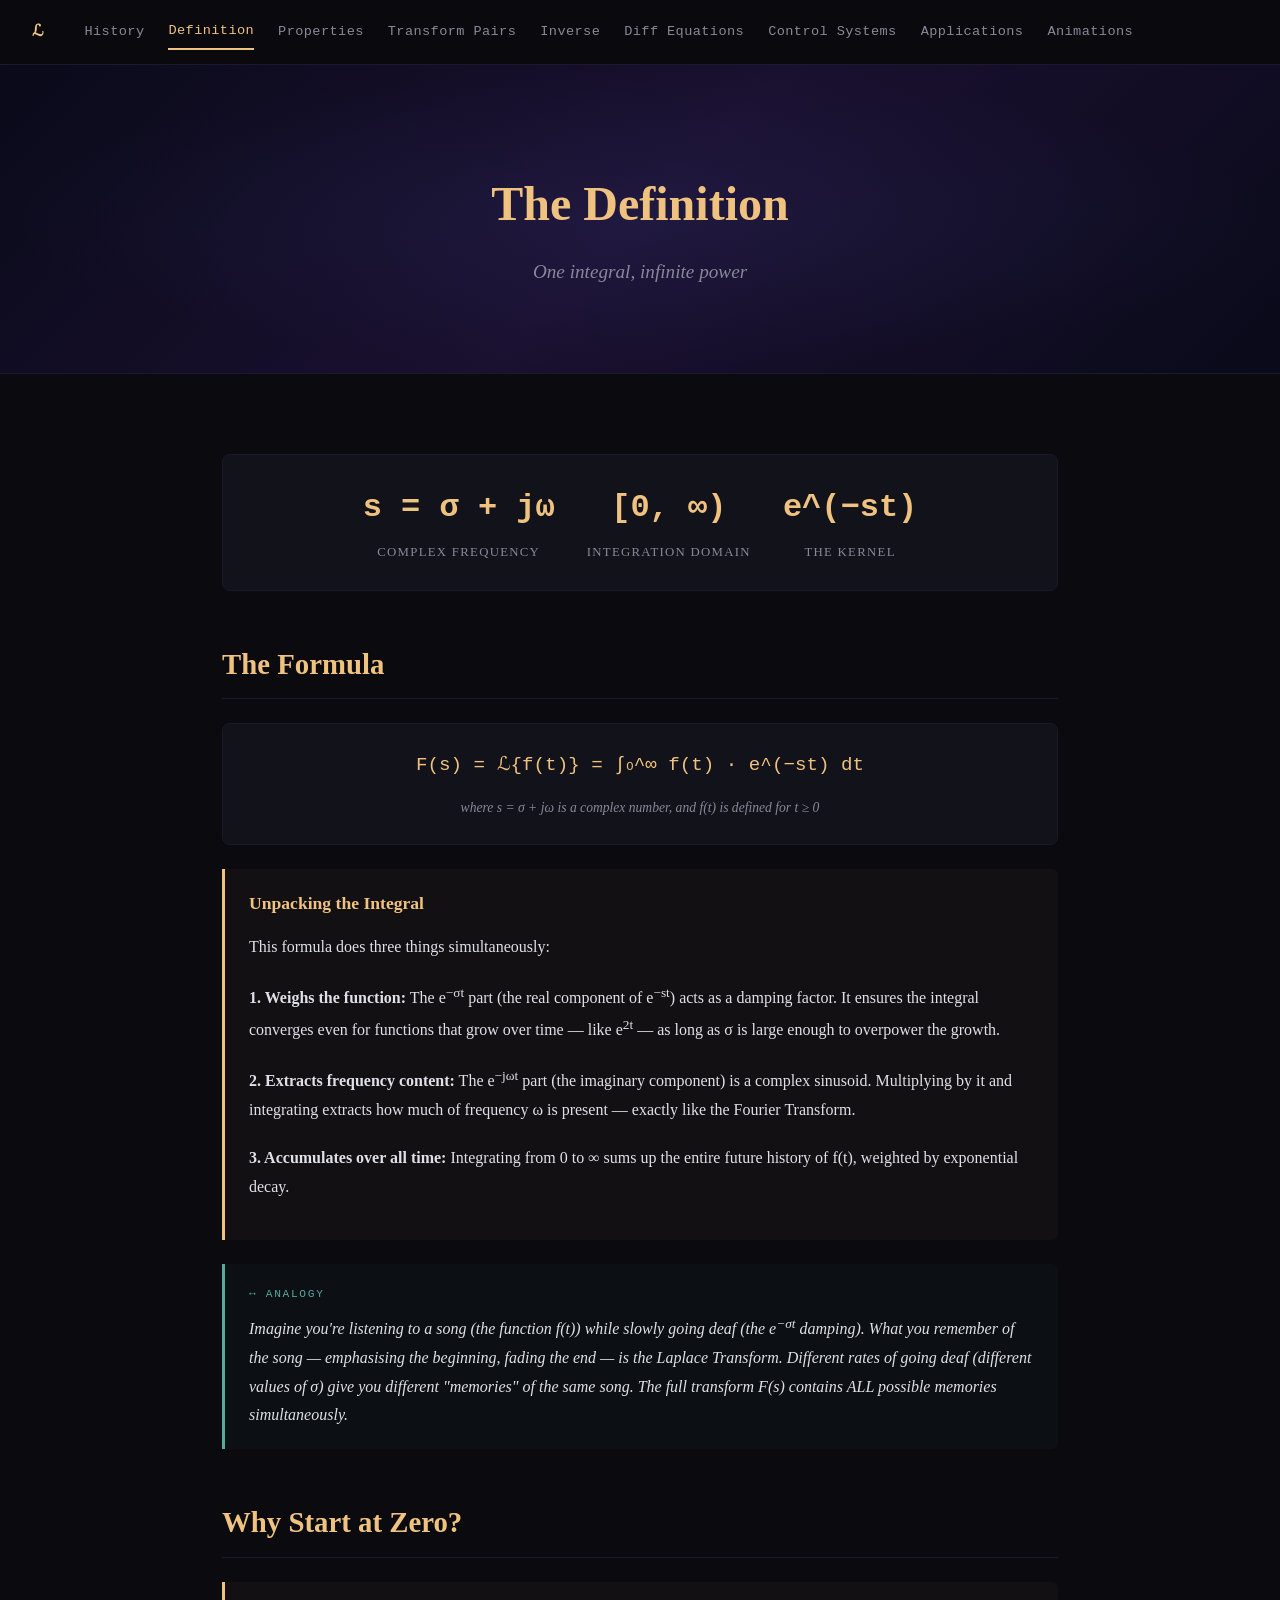
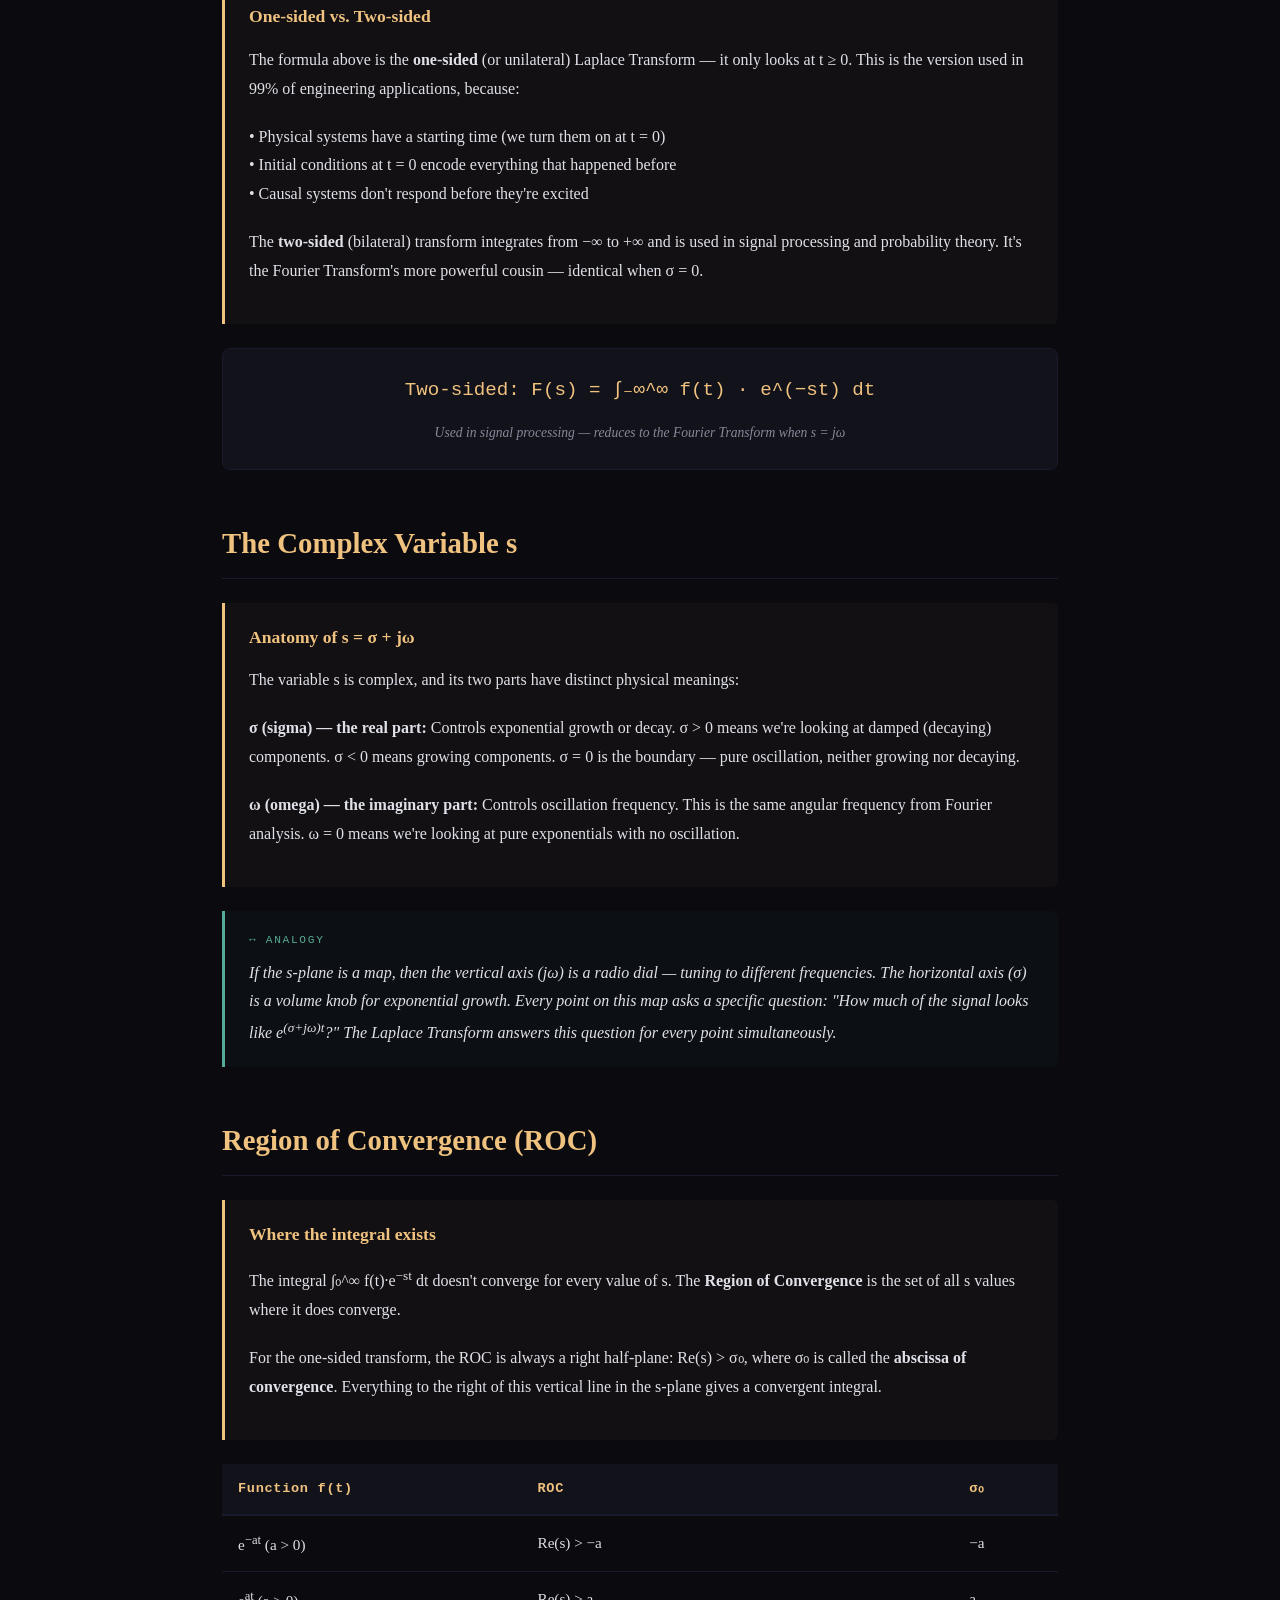
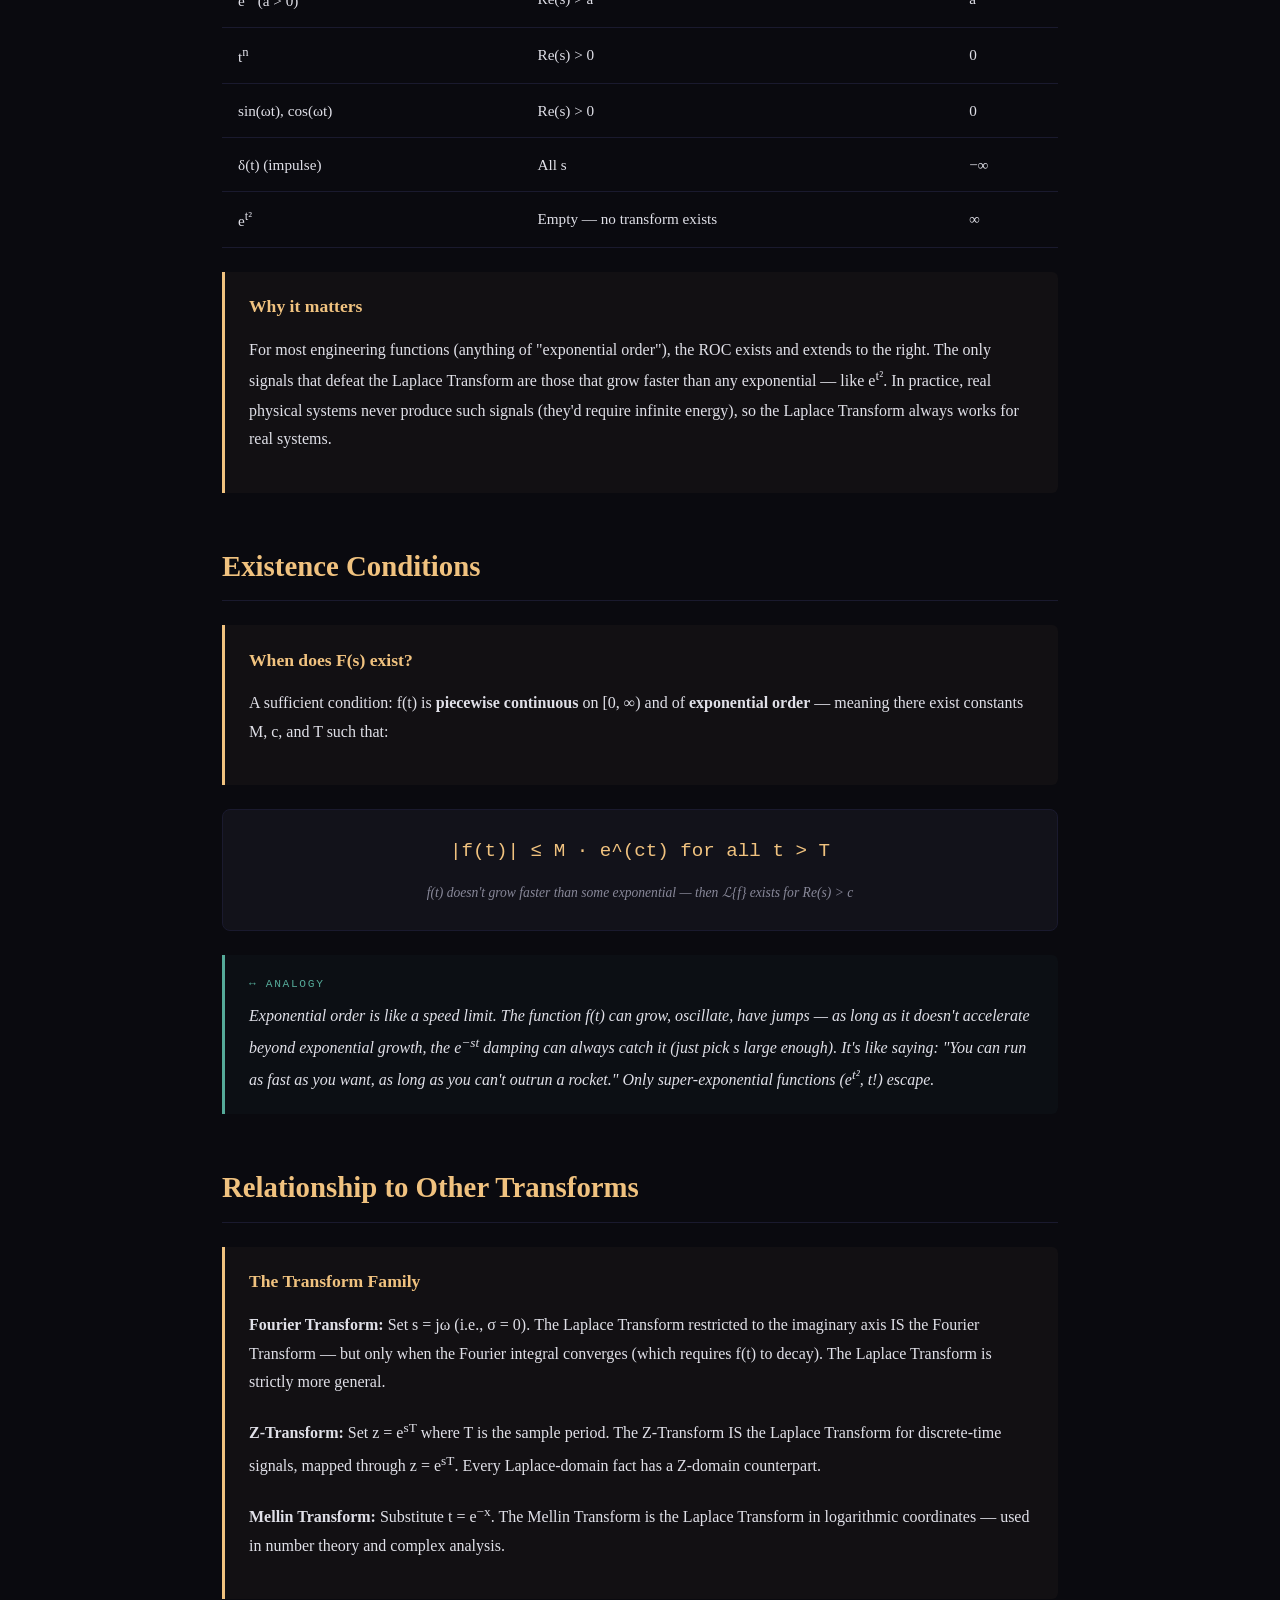
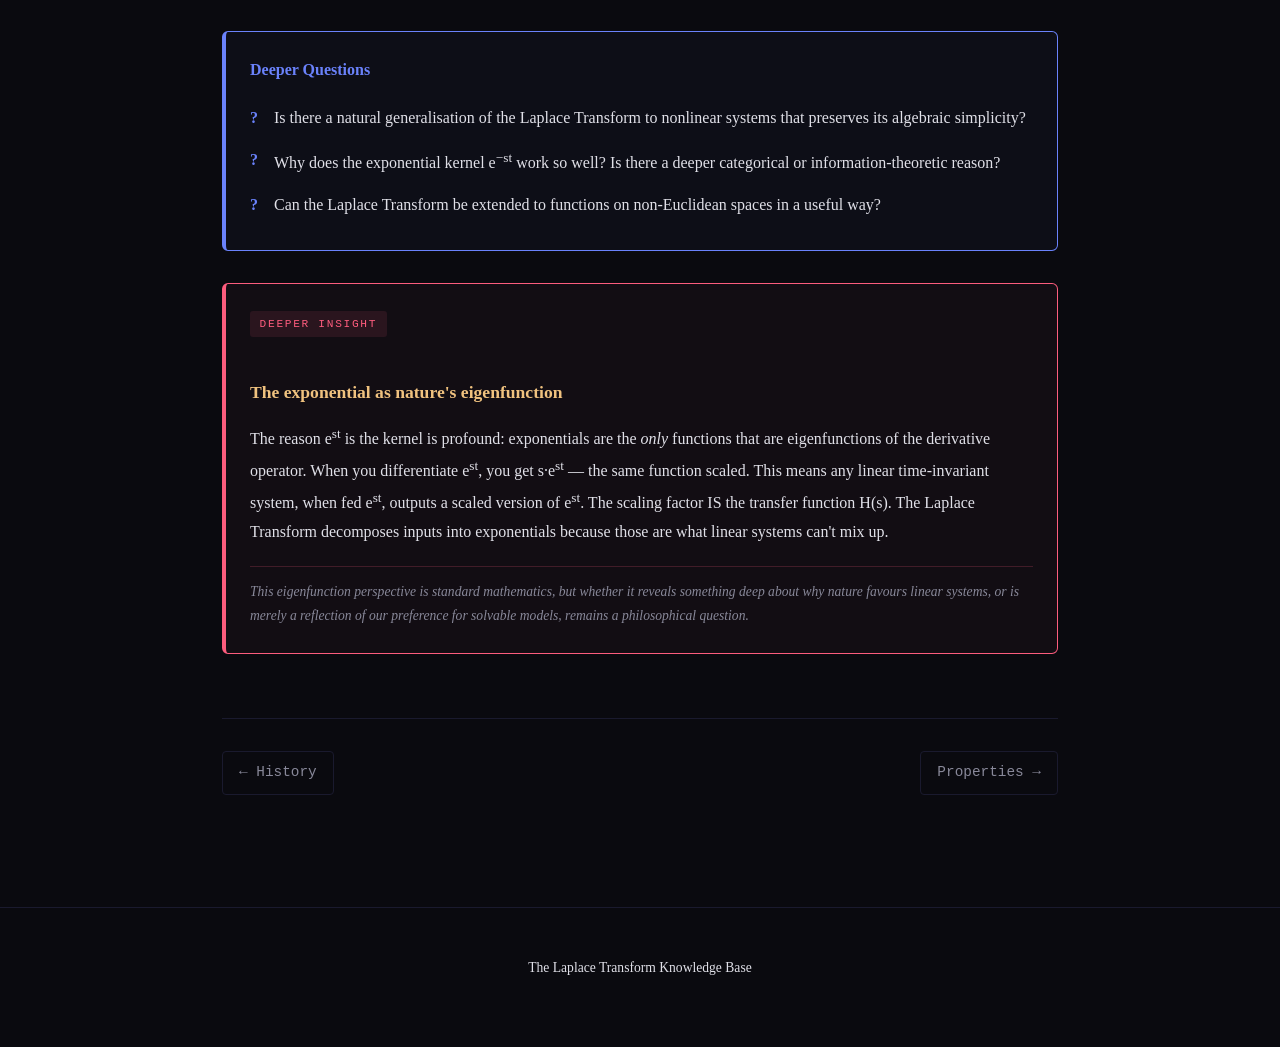
<file: definition.html>
<!DOCTYPE html>
<html lang="en">
<head>
    <meta charset="UTF-8">
    <meta name="viewport" content="width=device-width, initial-scale=1.0">
    <title>The Definition — The Laplace Transform</title>
    <link rel="stylesheet" href="styles.css">
</head>
<body>
    <nav class="nav">
        <a href="index.html" class="nav-home">&#x2112;</a>
        <a href="history.html">History</a>
        <a href="definition.html" class="active">Definition</a>
        <a href="properties.html">Properties</a>
        <a href="table.html">Transform Pairs</a>
        <a href="inverse.html">Inverse</a>
        <a href="diffeq.html">Diff Equations</a>
        <a href="control.html">Control Systems</a>
        <a href="applications.html">Applications</a>
        <a href="animations.html">Animations</a>
    </nav>

    <div class="hero">
        <h1>The Definition</h1>
        <p class="subtitle">One integral, infinite power</p>
    </div>

    <div class="content">
        <div class="stat-strip">
            <div class="stat-item">
                <span class="stat-number">s = σ + jω</span>
                <span class="stat-label">complex frequency</span>
            </div>
            <div class="stat-item">
                <span class="stat-number">[0, ∞)</span>
                <span class="stat-label">integration domain</span>
            </div>
            <div class="stat-item">
                <span class="stat-number">e^(−st)</span>
                <span class="stat-label">the kernel</span>
            </div>
        </div>

        <h2>The Formula</h2>

        <div class="formula">
            F(s) = ℒ{f(t)} = ∫₀^∞ f(t) · e^(−st) dt
            <span class="description">where s = σ + jω is a complex number, and f(t) is defined for t ≥ 0</span>
        </div>

        <div class="explanation">
            <h4>Unpacking the Integral</h4>
            <p>This formula does three things simultaneously:</p>
            <p><strong>1. Weighs the function:</strong> The e<sup>−σt</sup> part (the real component of e<sup>−st</sup>) acts as a damping factor. It ensures the integral converges even for functions that grow over time — like e<sup>2t</sup> — as long as σ is large enough to overpower the growth.</p>
            <p><strong>2. Extracts frequency content:</strong> The e<sup>−jωt</sup> part (the imaginary component) is a complex sinusoid. Multiplying by it and integrating extracts how much of frequency ω is present — exactly like the Fourier Transform.</p>
            <p><strong>3. Accumulates over all time:</strong> Integrating from 0 to ∞ sums up the entire future history of f(t), weighted by exponential decay.</p>
        </div>

        <div class="analogy">
            Imagine you're listening to a song (the function f(t)) while slowly going deaf (the e<sup>−σt</sup> damping). What you remember of the song — emphasising the beginning, fading the end — is the Laplace Transform. Different rates of going deaf (different values of σ) give you different "memories" of the same song. The full transform F(s) contains ALL possible memories simultaneously.
        </div>

        <h2>Why Start at Zero?</h2>

        <div class="explanation">
            <h4>One-sided vs. Two-sided</h4>
            <p>The formula above is the <strong>one-sided</strong> (or unilateral) Laplace Transform — it only looks at t ≥ 0. This is the version used in 99% of engineering applications, because:</p>
            <p>• Physical systems have a starting time (we turn them on at t = 0)<br>
            • Initial conditions at t = 0 encode everything that happened before<br>
            • Causal systems don't respond before they're excited</p>
            <p>The <strong>two-sided</strong> (bilateral) transform integrates from −∞ to +∞ and is used in signal processing and probability theory. It's the Fourier Transform's more powerful cousin — identical when σ = 0.</p>
        </div>

        <div class="formula">
            Two-sided: F(s) = ∫₋∞^∞ f(t) · e^(−st) dt
            <span class="description">Used in signal processing — reduces to the Fourier Transform when s = jω</span>
        </div>

        <h2>The Complex Variable s</h2>

        <div class="explanation">
            <h4>Anatomy of s = σ + jω</h4>
            <p>The variable s is complex, and its two parts have distinct physical meanings:</p>
            <p><strong>σ (sigma) — the real part:</strong> Controls exponential growth or decay. σ > 0 means we're looking at damped (decaying) components. σ < 0 means growing components. σ = 0 is the boundary — pure oscillation, neither growing nor decaying.</p>
            <p><strong>ω (omega) — the imaginary part:</strong> Controls oscillation frequency. This is the same angular frequency from Fourier analysis. ω = 0 means we're looking at pure exponentials with no oscillation.</p>
        </div>

        <div class="analogy">
            If the s-plane is a map, then the vertical axis (jω) is a radio dial — tuning to different frequencies. The horizontal axis (σ) is a volume knob for exponential growth. Every point on this map asks a specific question: "How much of the signal looks like e<sup>(σ+jω)t</sup>?" The Laplace Transform answers this question for every point simultaneously.
        </div>

        <h2>Region of Convergence (ROC)</h2>

        <div class="explanation">
            <h4>Where the integral exists</h4>
            <p>The integral ∫₀^∞ f(t)·e<sup>−st</sup> dt doesn't converge for every value of s. The <strong>Region of Convergence</strong> is the set of all s values where it does converge.</p>
            <p>For the one-sided transform, the ROC is always a right half-plane: Re(s) > σ₀, where σ₀ is called the <strong>abscissa of convergence</strong>. Everything to the right of this vertical line in the s-plane gives a convergent integral.</p>
        </div>

        <table>
            <thead>
                <tr>
                    <th>Function f(t)</th>
                    <th>ROC</th>
                    <th>σ₀</th>
                </tr>
            </thead>
            <tbody>
                <tr>
                    <td>e<sup>−at</sup> (a > 0)</td>
                    <td>Re(s) > −a</td>
                    <td>−a</td>
                </tr>
                <tr>
                    <td>e<sup>at</sup> (a > 0)</td>
                    <td>Re(s) > a</td>
                    <td>a</td>
                </tr>
                <tr>
                    <td>t<sup>n</sup></td>
                    <td>Re(s) > 0</td>
                    <td>0</td>
                </tr>
                <tr>
                    <td>sin(ωt), cos(ωt)</td>
                    <td>Re(s) > 0</td>
                    <td>0</td>
                </tr>
                <tr>
                    <td>δ(t) (impulse)</td>
                    <td>All s</td>
                    <td>−∞</td>
                </tr>
                <tr>
                    <td>e<sup>t²</sup></td>
                    <td>Empty — no transform exists</td>
                    <td>∞</td>
                </tr>
            </tbody>
        </table>

        <div class="explanation">
            <h4>Why it matters</h4>
            <p>For most engineering functions (anything of "exponential order"), the ROC exists and extends to the right. The only signals that defeat the Laplace Transform are those that grow faster than any exponential — like e<sup>t²</sup>. In practice, real physical systems never produce such signals (they'd require infinite energy), so the Laplace Transform always works for real systems.</p>
        </div>

        <h2>Existence Conditions</h2>

        <div class="explanation">
            <h4>When does F(s) exist?</h4>
            <p>A sufficient condition: f(t) is <strong>piecewise continuous</strong> on [0, ∞) and of <strong>exponential order</strong> — meaning there exist constants M, c, and T such that:</p>
        </div>

        <div class="formula">
            |f(t)| ≤ M · e^(ct)  for all t > T
            <span class="description">f(t) doesn't grow faster than some exponential — then ℒ{f} exists for Re(s) > c</span>
        </div>

        <div class="analogy">
            Exponential order is like a speed limit. The function f(t) can grow, oscillate, have jumps — as long as it doesn't accelerate beyond exponential growth, the e<sup>−st</sup> damping can always catch it (just pick s large enough). It's like saying: "You can run as fast as you want, as long as you can't outrun a rocket." Only super-exponential functions (e<sup>t²</sup>, t!) escape.
        </div>

        <h2>Relationship to Other Transforms</h2>

        <div class="explanation">
            <h4>The Transform Family</h4>
            <p><strong>Fourier Transform:</strong> Set s = jω (i.e., σ = 0). The Laplace Transform restricted to the imaginary axis IS the Fourier Transform — but only when the Fourier integral converges (which requires f(t) to decay). The Laplace Transform is strictly more general.</p>
            <p><strong>Z-Transform:</strong> Set z = e<sup>sT</sup> where T is the sample period. The Z-Transform IS the Laplace Transform for discrete-time signals, mapped through z = e<sup>sT</sup>. Every Laplace-domain fact has a Z-domain counterpart.</p>
            <p><strong>Mellin Transform:</strong> Substitute t = e<sup>−x</sup>. The Mellin Transform is the Laplace Transform in logarithmic coordinates — used in number theory and complex analysis.</p>
        </div>

        <div class="question-box">
            <h4>Deeper Questions</h4>
            <ul>
                <li>Is there a natural generalisation of the Laplace Transform to nonlinear systems that preserves its algebraic simplicity?</li>
                <li>Why does the exponential kernel e<sup>−st</sup> work so well? Is there a deeper categorical or information-theoretic reason?</li>
                <li>Can the Laplace Transform be extended to functions on non-Euclidean spaces in a useful way?</li>
            </ul>
        </div>

        <div class="speculation-box">
            <h4>The exponential as nature's eigenfunction</h4>
            <p>The reason e<sup>st</sup> is the kernel is profound: exponentials are the <em>only</em> functions that are eigenfunctions of the derivative operator. When you differentiate e<sup>st</sup>, you get s·e<sup>st</sup> — the same function scaled. This means any linear time-invariant system, when fed e<sup>st</sup>, outputs a scaled version of e<sup>st</sup>. The scaling factor IS the transfer function H(s). The Laplace Transform decomposes inputs into exponentials because those are what linear systems can't mix up.</p>
            <p class="caveat">This eigenfunction perspective is standard mathematics, but whether it reveals something deep about why nature favours linear systems, or is merely a reflection of our preference for solvable models, remains a philosophical question.</p>
        </div>

        <div class="page-nav">
            <a href="history.html">← History</a>
            <a href="properties.html">Properties →</a>
        </div>
    </div>

    <footer>
        <p>The Laplace Transform Knowledge Base</p>
    </footer>
</body>
</html>
</file>
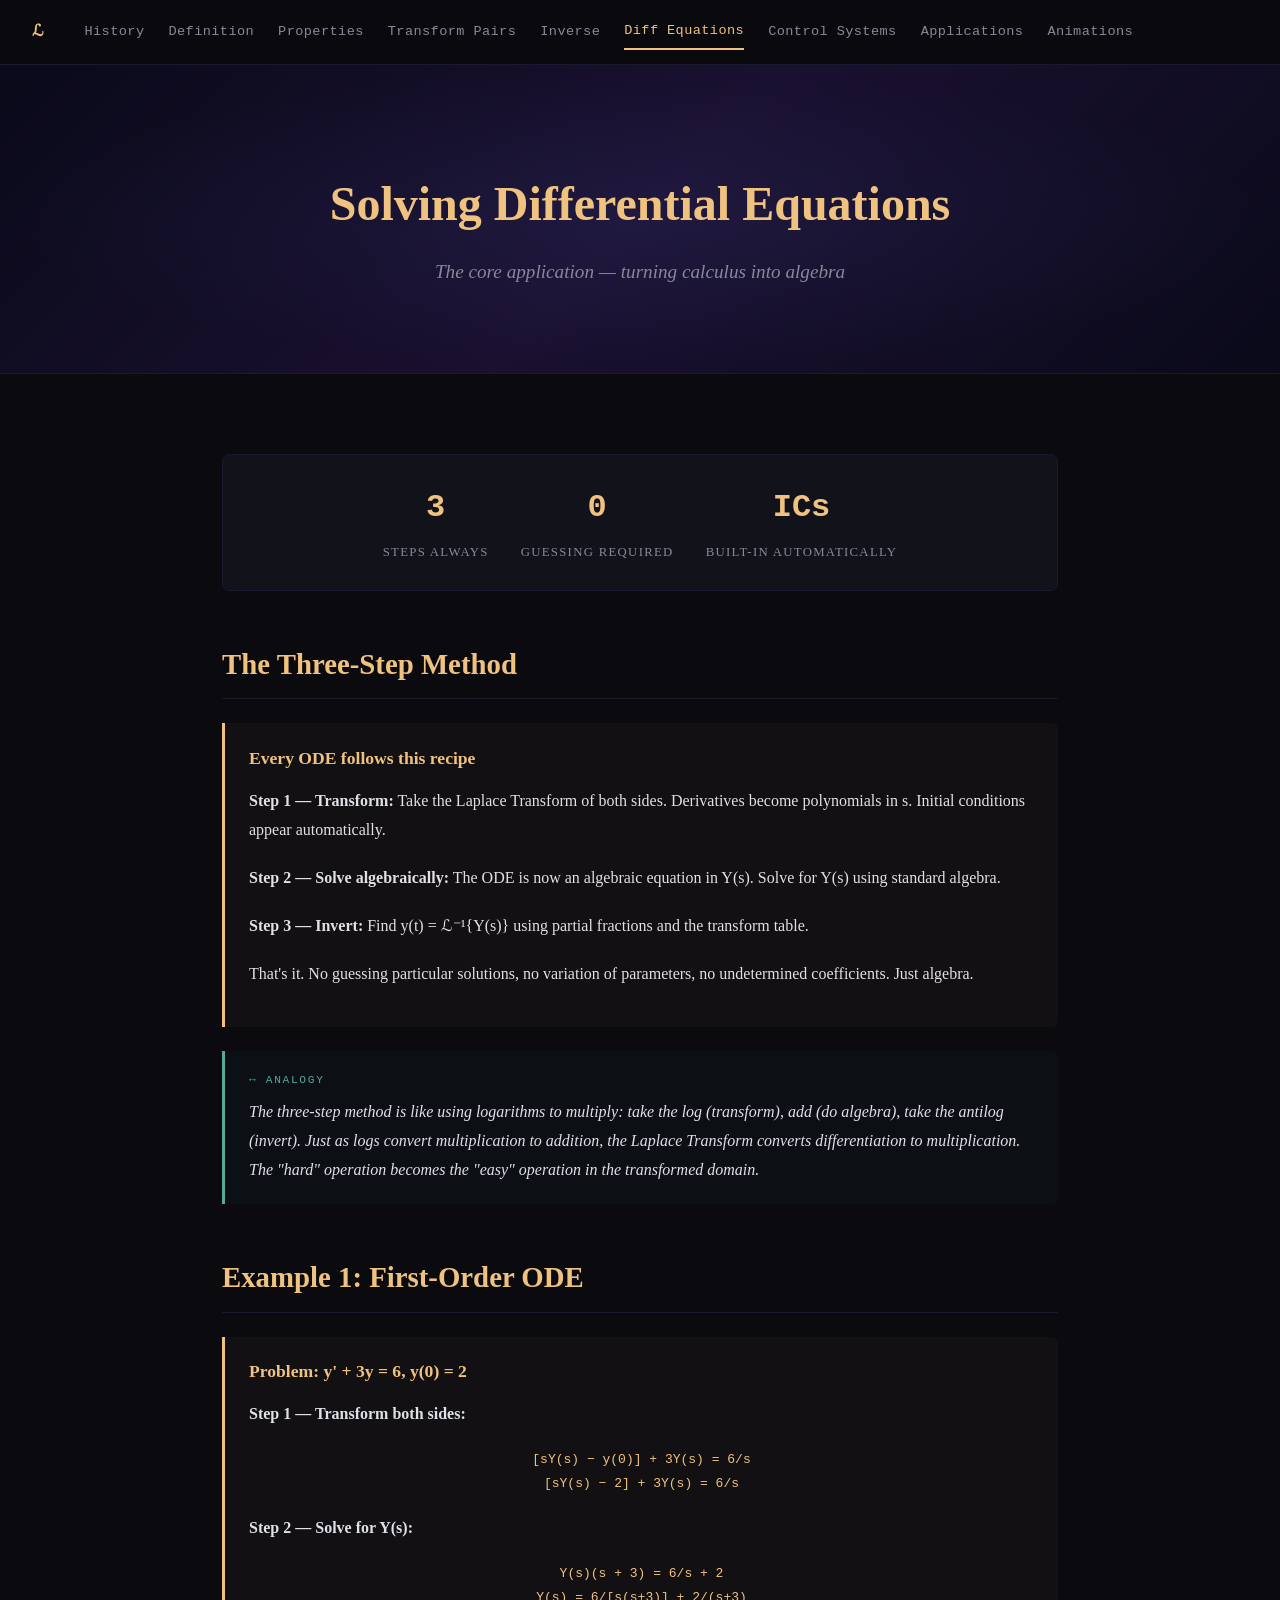
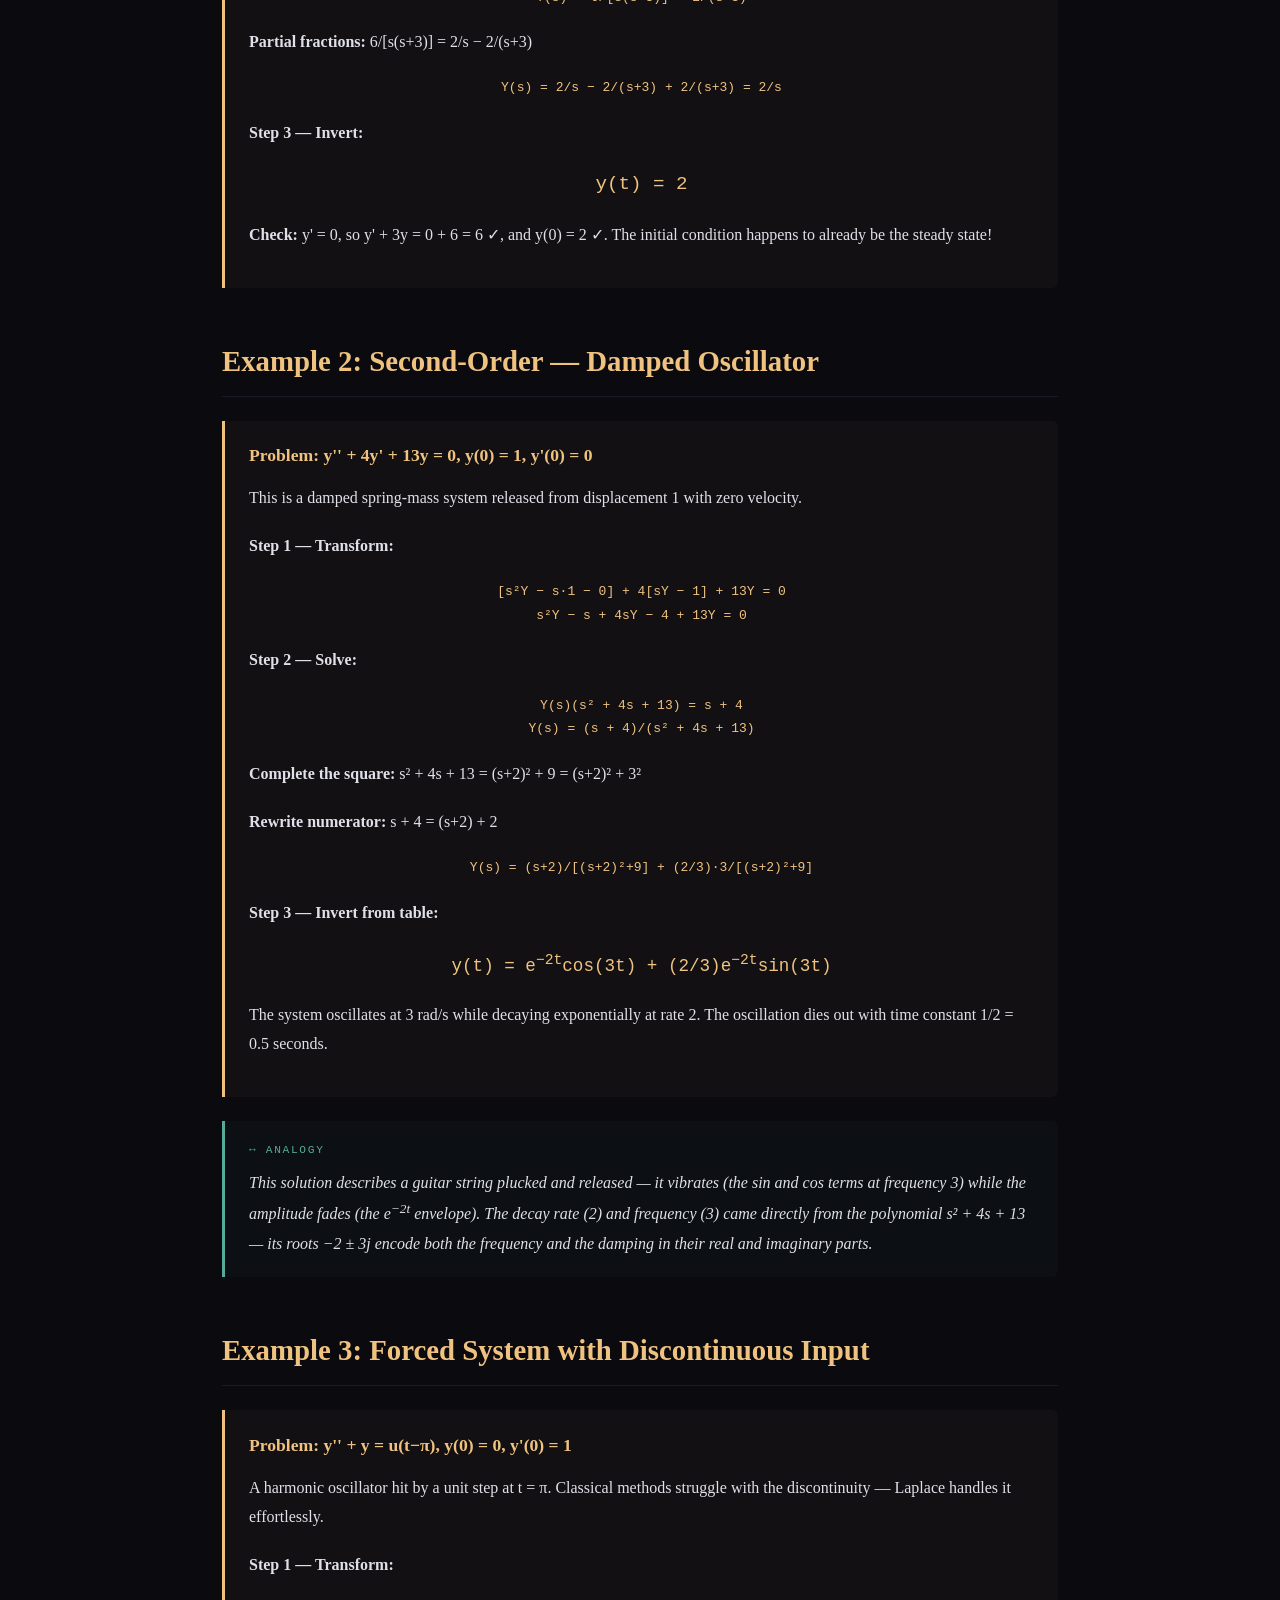
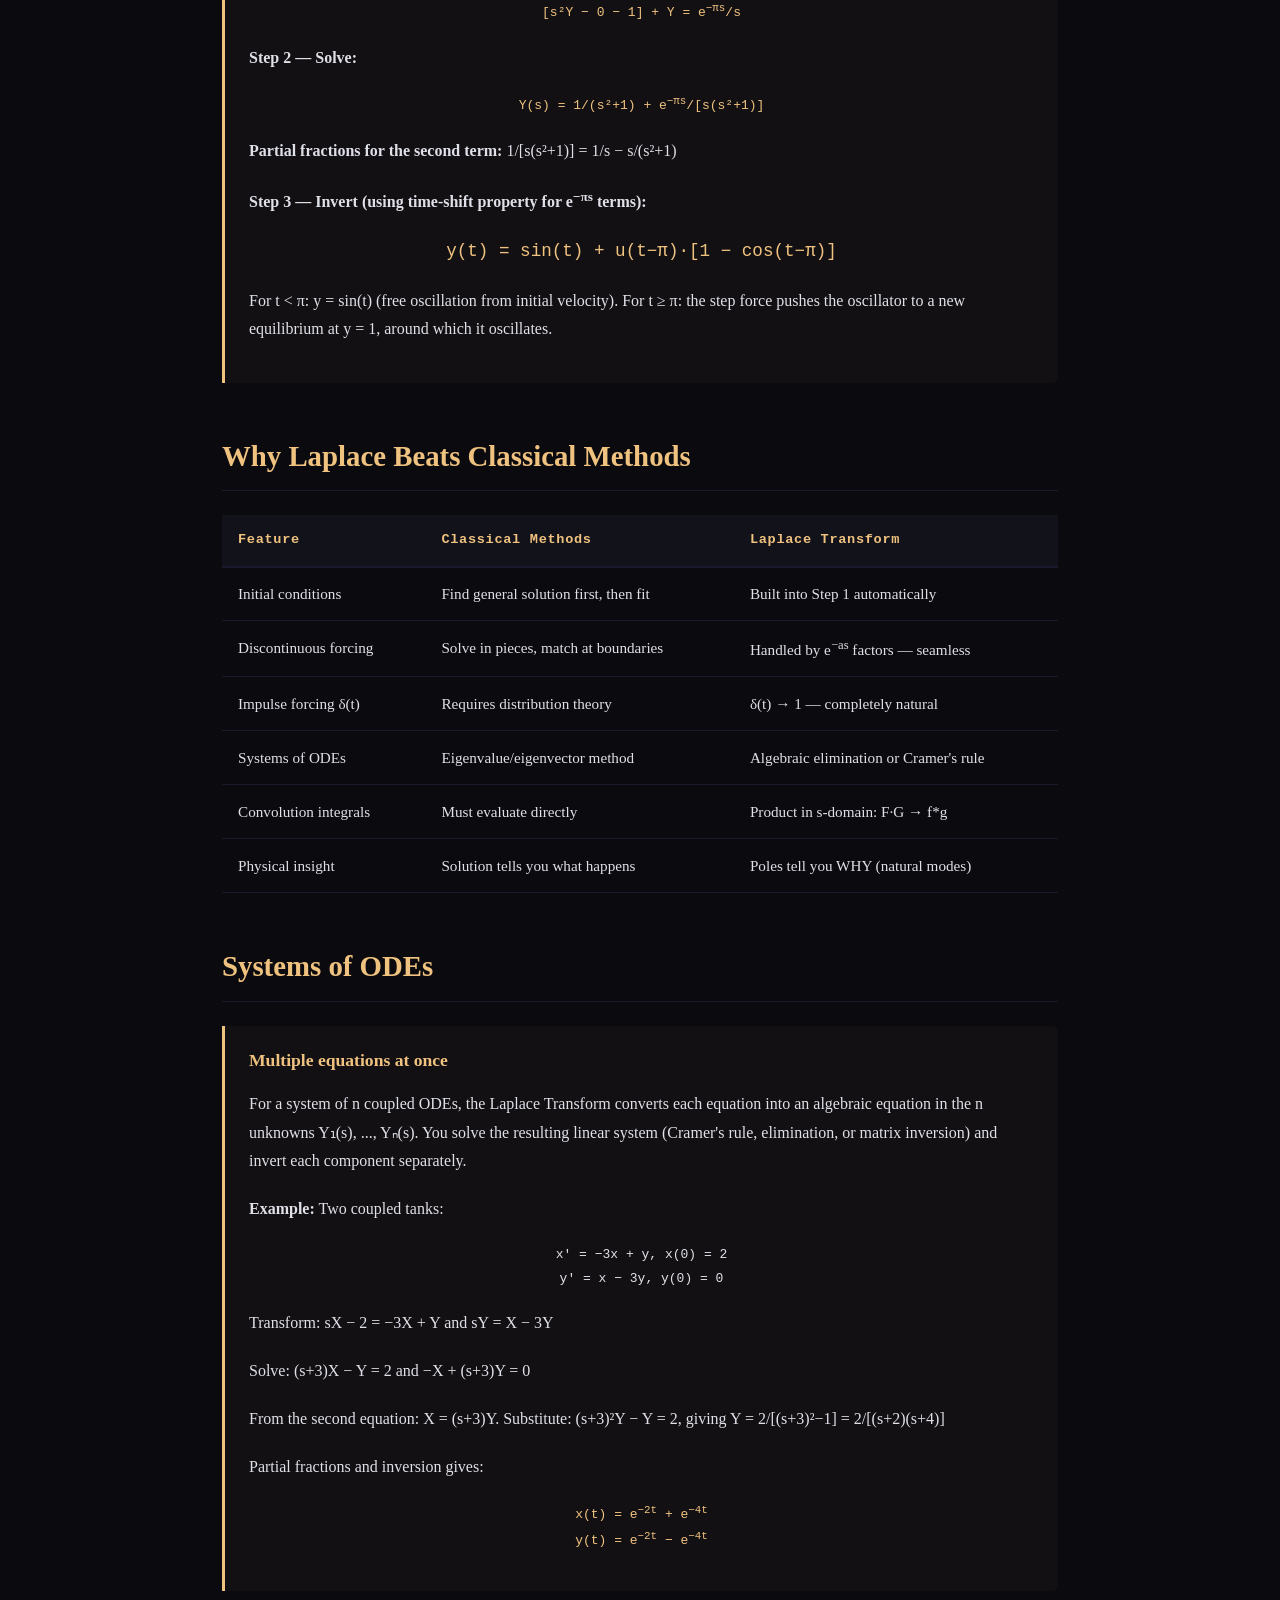
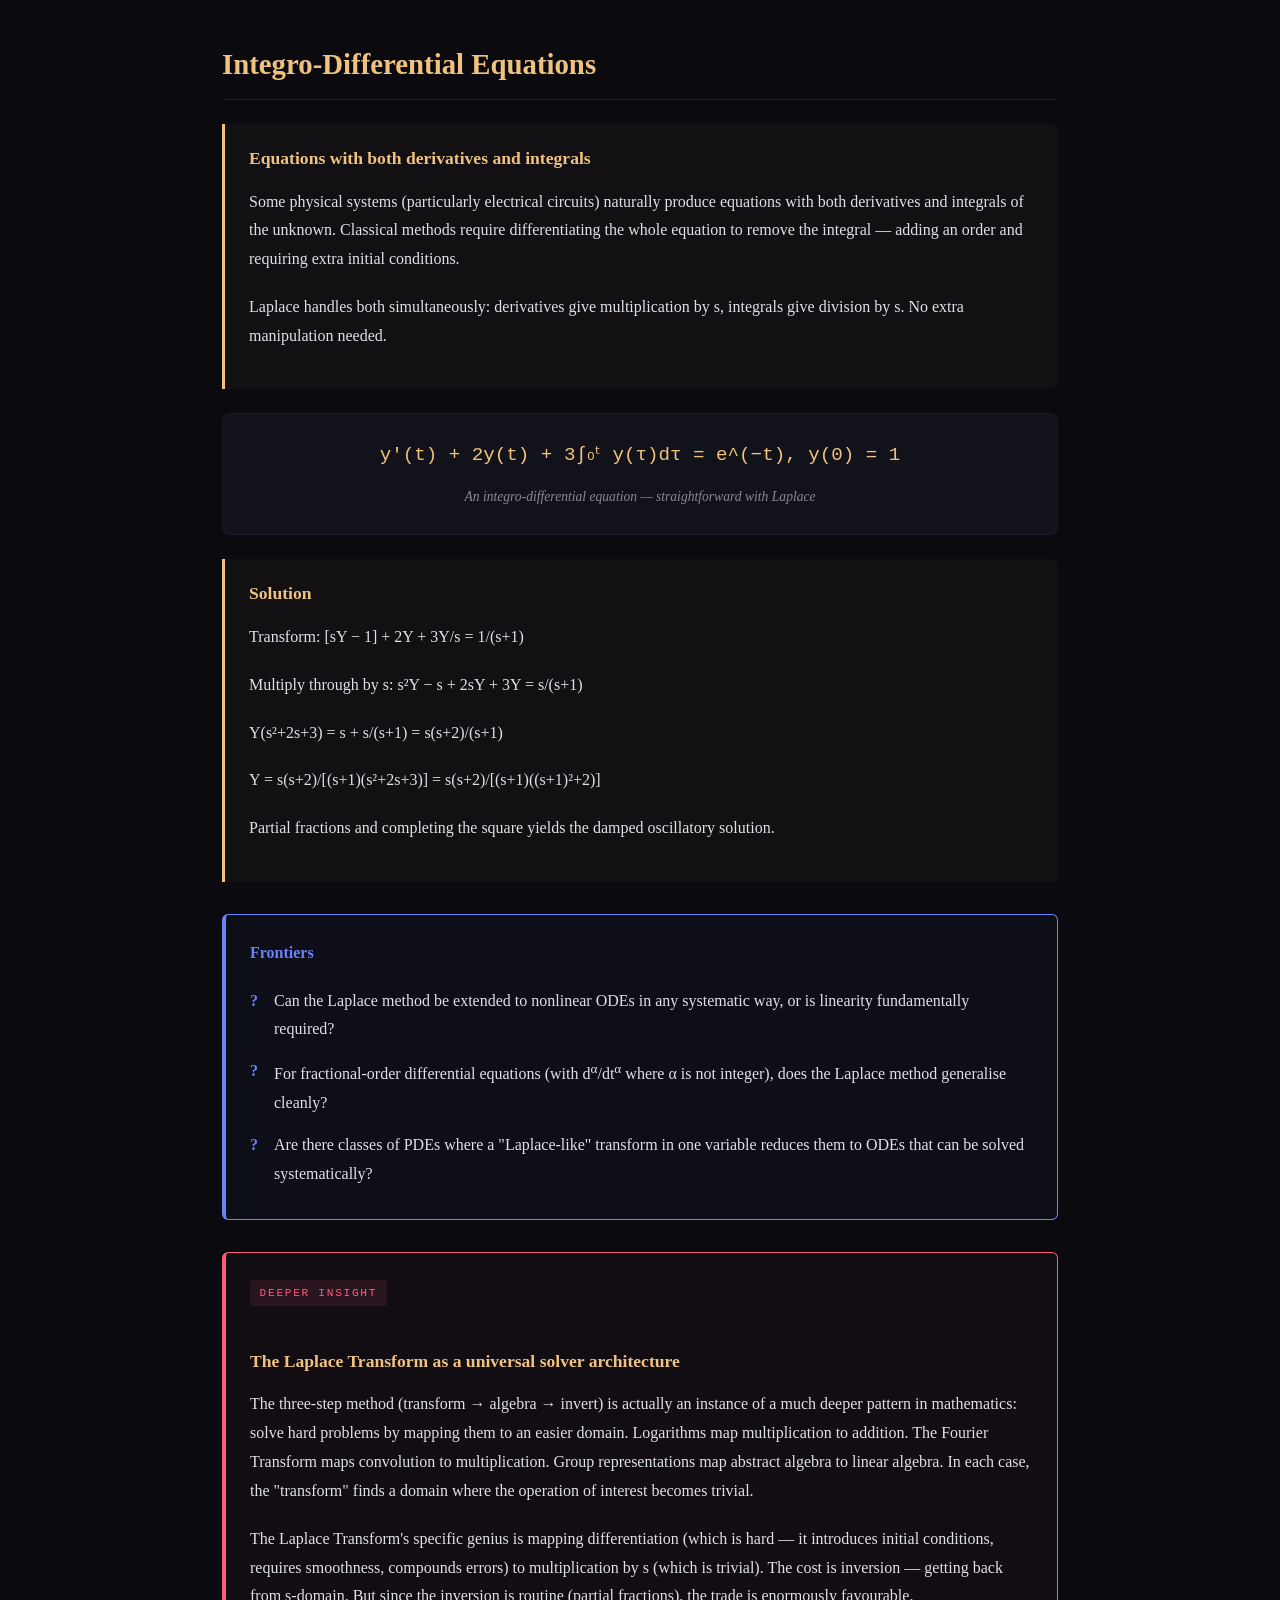
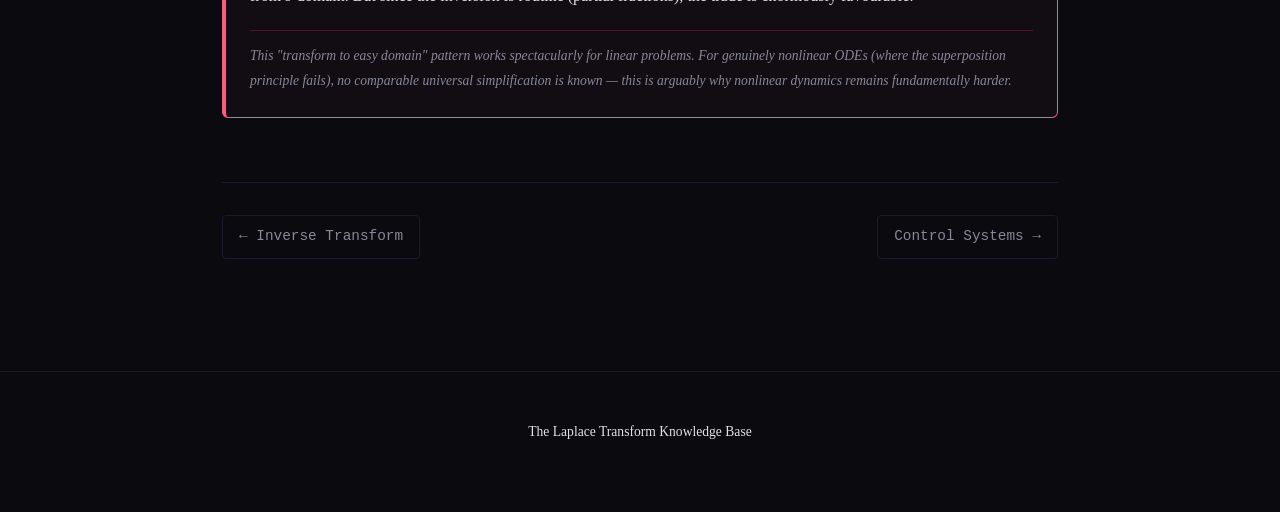
<file: diffeq.html>
<!DOCTYPE html>
<html lang="en">
<head>
    <meta charset="UTF-8">
    <meta name="viewport" content="width=device-width, initial-scale=1.0">
    <title>Solving Differential Equations — The Laplace Transform</title>
    <link rel="stylesheet" href="styles.css">
</head>
<body>
    <nav class="nav">
        <a href="index.html" class="nav-home">&#x2112;</a>
        <a href="history.html">History</a>
        <a href="definition.html">Definition</a>
        <a href="properties.html">Properties</a>
        <a href="table.html">Transform Pairs</a>
        <a href="inverse.html">Inverse</a>
        <a href="diffeq.html" class="active">Diff Equations</a>
        <a href="control.html">Control Systems</a>
        <a href="applications.html">Applications</a>
        <a href="animations.html">Animations</a>
    </nav>

    <div class="hero">
        <h1>Solving Differential Equations</h1>
        <p class="subtitle">The core application — turning calculus into algebra</p>
    </div>

    <div class="content">
        <div class="stat-strip">
            <div class="stat-item">
                <span class="stat-number">3</span>
                <span class="stat-label">steps always</span>
            </div>
            <div class="stat-item">
                <span class="stat-number">0</span>
                <span class="stat-label">guessing required</span>
            </div>
            <div class="stat-item">
                <span class="stat-number">ICs</span>
                <span class="stat-label">built-in automatically</span>
            </div>
        </div>

        <h2>The Three-Step Method</h2>

        <div class="explanation">
            <h4>Every ODE follows this recipe</h4>
            <p><strong>Step 1 — Transform:</strong> Take the Laplace Transform of both sides. Derivatives become polynomials in s. Initial conditions appear automatically.</p>
            <p><strong>Step 2 — Solve algebraically:</strong> The ODE is now an algebraic equation in Y(s). Solve for Y(s) using standard algebra.</p>
            <p><strong>Step 3 — Invert:</strong> Find y(t) = ℒ⁻¹{Y(s)} using partial fractions and the transform table.</p>
            <p>That's it. No guessing particular solutions, no variation of parameters, no undetermined coefficients. Just algebra.</p>
        </div>

        <div class="analogy">
            The three-step method is like using logarithms to multiply: take the log (transform), add (do algebra), take the antilog (invert). Just as logs convert multiplication to addition, the Laplace Transform converts differentiation to multiplication. The "hard" operation becomes the "easy" operation in the transformed domain.
        </div>

        <h2>Example 1: First-Order ODE</h2>

        <div class="explanation">
            <h4>Problem: y' + 3y = 6, y(0) = 2</h4>
            <p><strong>Step 1 — Transform both sides:</strong></p>
            <p style="font-family: monospace; color: var(--gold); text-align: center;">
                [sY(s) − y(0)] + 3Y(s) = 6/s<br>
                [sY(s) − 2] + 3Y(s) = 6/s
            </p>
            <p><strong>Step 2 — Solve for Y(s):</strong></p>
            <p style="font-family: monospace; color: var(--gold); text-align: center;">
                Y(s)(s + 3) = 6/s + 2<br>
                Y(s) = 6/[s(s+3)] + 2/(s+3)
            </p>
            <p><strong>Partial fractions:</strong> 6/[s(s+3)] = 2/s − 2/(s+3)</p>
            <p style="font-family: monospace; color: var(--gold); text-align: center;">
                Y(s) = 2/s − 2/(s+3) + 2/(s+3) = 2/s
            </p>
            <p><strong>Step 3 — Invert:</strong></p>
            <p style="font-family: monospace; color: var(--gold); text-align: center; font-size: 1.2rem;">
                y(t) = 2
            </p>
            <p><strong>Check:</strong> y' = 0, so y' + 3y = 0 + 6 = 6 ✓, and y(0) = 2 ✓. The initial condition happens to already be the steady state!</p>
        </div>

        <h2>Example 2: Second-Order — Damped Oscillator</h2>

        <div class="explanation">
            <h4>Problem: y'' + 4y' + 13y = 0, y(0) = 1, y'(0) = 0</h4>
            <p>This is a damped spring-mass system released from displacement 1 with zero velocity.</p>
            <p><strong>Step 1 — Transform:</strong></p>
            <p style="font-family: monospace; color: var(--gold); text-align: center;">
                [s²Y − s·1 − 0] + 4[sY − 1] + 13Y = 0<br>
                s²Y − s + 4sY − 4 + 13Y = 0
            </p>
            <p><strong>Step 2 — Solve:</strong></p>
            <p style="font-family: monospace; color: var(--gold); text-align: center;">
                Y(s)(s² + 4s + 13) = s + 4<br>
                Y(s) = (s + 4)/(s² + 4s + 13)
            </p>
            <p><strong>Complete the square:</strong> s² + 4s + 13 = (s+2)² + 9 = (s+2)² + 3²</p>
            <p><strong>Rewrite numerator:</strong> s + 4 = (s+2) + 2</p>
            <p style="font-family: monospace; color: var(--gold); text-align: center;">
                Y(s) = (s+2)/[(s+2)²+9] + (2/3)·3/[(s+2)²+9]
            </p>
            <p><strong>Step 3 — Invert from table:</strong></p>
            <p style="font-family: monospace; color: var(--gold); text-align: center; font-size: 1.1rem;">
                y(t) = e<sup>−2t</sup>cos(3t) + (2/3)e<sup>−2t</sup>sin(3t)
            </p>
            <p>The system oscillates at 3 rad/s while decaying exponentially at rate 2. The oscillation dies out with time constant 1/2 = 0.5 seconds.</p>
        </div>

        <div class="analogy">
            This solution describes a guitar string plucked and released — it vibrates (the sin and cos terms at frequency 3) while the amplitude fades (the e<sup>−2t</sup> envelope). The decay rate (2) and frequency (3) came directly from the polynomial s² + 4s + 13 — its roots −2 ± 3j encode both the frequency and the damping in their real and imaginary parts.
        </div>

        <h2>Example 3: Forced System with Discontinuous Input</h2>

        <div class="explanation">
            <h4>Problem: y'' + y = u(t−π), y(0) = 0, y'(0) = 1</h4>
            <p>A harmonic oscillator hit by a unit step at t = π. Classical methods struggle with the discontinuity — Laplace handles it effortlessly.</p>
            <p><strong>Step 1 — Transform:</strong></p>
            <p style="font-family: monospace; color: var(--gold); text-align: center;">
                [s²Y − 0 − 1] + Y = e<sup>−πs</sup>/s
            </p>
            <p><strong>Step 2 — Solve:</strong></p>
            <p style="font-family: monospace; color: var(--gold); text-align: center;">
                Y(s) = 1/(s²+1) + e<sup>−πs</sup>/[s(s²+1)]
            </p>
            <p><strong>Partial fractions for the second term:</strong> 1/[s(s²+1)] = 1/s − s/(s²+1)</p>
            <p><strong>Step 3 — Invert (using time-shift property for e<sup>−πs</sup> terms):</strong></p>
            <p style="font-family: monospace; color: var(--gold); text-align: center; font-size: 1.1rem;">
                y(t) = sin(t) + u(t−π)·[1 − cos(t−π)]
            </p>
            <p>For t < π: y = sin(t) (free oscillation from initial velocity). For t ≥ π: the step force pushes the oscillator to a new equilibrium at y = 1, around which it oscillates.</p>
        </div>

        <h2>Why Laplace Beats Classical Methods</h2>

        <table>
            <thead>
                <tr>
                    <th>Feature</th>
                    <th>Classical Methods</th>
                    <th>Laplace Transform</th>
                </tr>
            </thead>
            <tbody>
                <tr>
                    <td>Initial conditions</td>
                    <td>Find general solution first, then fit</td>
                    <td>Built into Step 1 automatically</td>
                </tr>
                <tr>
                    <td>Discontinuous forcing</td>
                    <td>Solve in pieces, match at boundaries</td>
                    <td>Handled by e<sup>−as</sup> factors — seamless</td>
                </tr>
                <tr>
                    <td>Impulse forcing δ(t)</td>
                    <td>Requires distribution theory</td>
                    <td>δ(t) → 1 — completely natural</td>
                </tr>
                <tr>
                    <td>Systems of ODEs</td>
                    <td>Eigenvalue/eigenvector method</td>
                    <td>Algebraic elimination or Cramer's rule</td>
                </tr>
                <tr>
                    <td>Convolution integrals</td>
                    <td>Must evaluate directly</td>
                    <td>Product in s-domain: F·G → f*g</td>
                </tr>
                <tr>
                    <td>Physical insight</td>
                    <td>Solution tells you what happens</td>
                    <td>Poles tell you WHY (natural modes)</td>
                </tr>
            </tbody>
        </table>

        <h2>Systems of ODEs</h2>

        <div class="explanation">
            <h4>Multiple equations at once</h4>
            <p>For a system of n coupled ODEs, the Laplace Transform converts each equation into an algebraic equation in the n unknowns Y₁(s), ..., Yₙ(s). You solve the resulting linear system (Cramer's rule, elimination, or matrix inversion) and invert each component separately.</p>
            <p><strong>Example:</strong> Two coupled tanks:</p>
            <p style="font-family: monospace; text-align: center;">
                x' = −3x + y,  x(0) = 2<br>
                y' = x − 3y,   y(0) = 0
            </p>
            <p>Transform: sX − 2 = −3X + Y and sY = X − 3Y</p>
            <p>Solve: (s+3)X − Y = 2 and −X + (s+3)Y = 0</p>
            <p>From the second equation: X = (s+3)Y. Substitute: (s+3)²Y − Y = 2, giving Y = 2/[(s+3)²−1] = 2/[(s+2)(s+4)]</p>
            <p>Partial fractions and inversion gives:</p>
            <p style="font-family: monospace; color: var(--gold); text-align: center;">
                x(t) = e<sup>−2t</sup> + e<sup>−4t</sup><br>
                y(t) = e<sup>−2t</sup> − e<sup>−4t</sup>
            </p>
        </div>

        <h2>Integro-Differential Equations</h2>

        <div class="explanation">
            <h4>Equations with both derivatives and integrals</h4>
            <p>Some physical systems (particularly electrical circuits) naturally produce equations with both derivatives and integrals of the unknown. Classical methods require differentiating the whole equation to remove the integral — adding an order and requiring extra initial conditions.</p>
            <p>Laplace handles both simultaneously: derivatives give multiplication by s, integrals give division by s. No extra manipulation needed.</p>
        </div>

        <div class="formula">
            y'(t) + 2y(t) + 3∫₀ᵗ y(τ)dτ = e^(−t), y(0) = 1
            <span class="description">An integro-differential equation — straightforward with Laplace</span>
        </div>

        <div class="explanation">
            <h4>Solution</h4>
            <p>Transform: [sY − 1] + 2Y + 3Y/s = 1/(s+1)</p>
            <p>Multiply through by s: s²Y − s + 2sY + 3Y = s/(s+1)</p>
            <p>Y(s²+2s+3) = s + s/(s+1) = s(s+2)/(s+1)</p>
            <p>Y = s(s+2)/[(s+1)(s²+2s+3)] = s(s+2)/[(s+1)((s+1)²+2)]</p>
            <p>Partial fractions and completing the square yields the damped oscillatory solution.</p>
        </div>

        <div class="question-box">
            <h4>Frontiers</h4>
            <ul>
                <li>Can the Laplace method be extended to nonlinear ODEs in any systematic way, or is linearity fundamentally required?</li>
                <li>For fractional-order differential equations (with d<sup>α</sup>/dt<sup>α</sup> where α is not integer), does the Laplace method generalise cleanly?</li>
                <li>Are there classes of PDEs where a "Laplace-like" transform in one variable reduces them to ODEs that can be solved systematically?</li>
            </ul>
        </div>

        <div class="speculation-box">
            <h4>The Laplace Transform as a universal solver architecture</h4>
            <p>The three-step method (transform → algebra → invert) is actually an instance of a much deeper pattern in mathematics: solve hard problems by mapping them to an easier domain. Logarithms map multiplication to addition. The Fourier Transform maps convolution to multiplication. Group representations map abstract algebra to linear algebra. In each case, the "transform" finds a domain where the operation of interest becomes trivial.</p>
            <p>The Laplace Transform's specific genius is mapping differentiation (which is hard — it introduces initial conditions, requires smoothness, compounds errors) to multiplication by s (which is trivial). The cost is inversion — getting back from s-domain. But since the inversion is routine (partial fractions), the trade is enormously favourable.</p>
            <p class="caveat">This "transform to easy domain" pattern works spectacularly for linear problems. For genuinely nonlinear ODEs (where the superposition principle fails), no comparable universal simplification is known — this is arguably why nonlinear dynamics remains fundamentally harder.</p>
        </div>

        <div class="page-nav">
            <a href="inverse.html">← Inverse Transform</a>
            <a href="control.html">Control Systems →</a>
        </div>
    </div>

    <footer>
        <p>The Laplace Transform Knowledge Base</p>
    </footer>
</body>
</html>
</file>
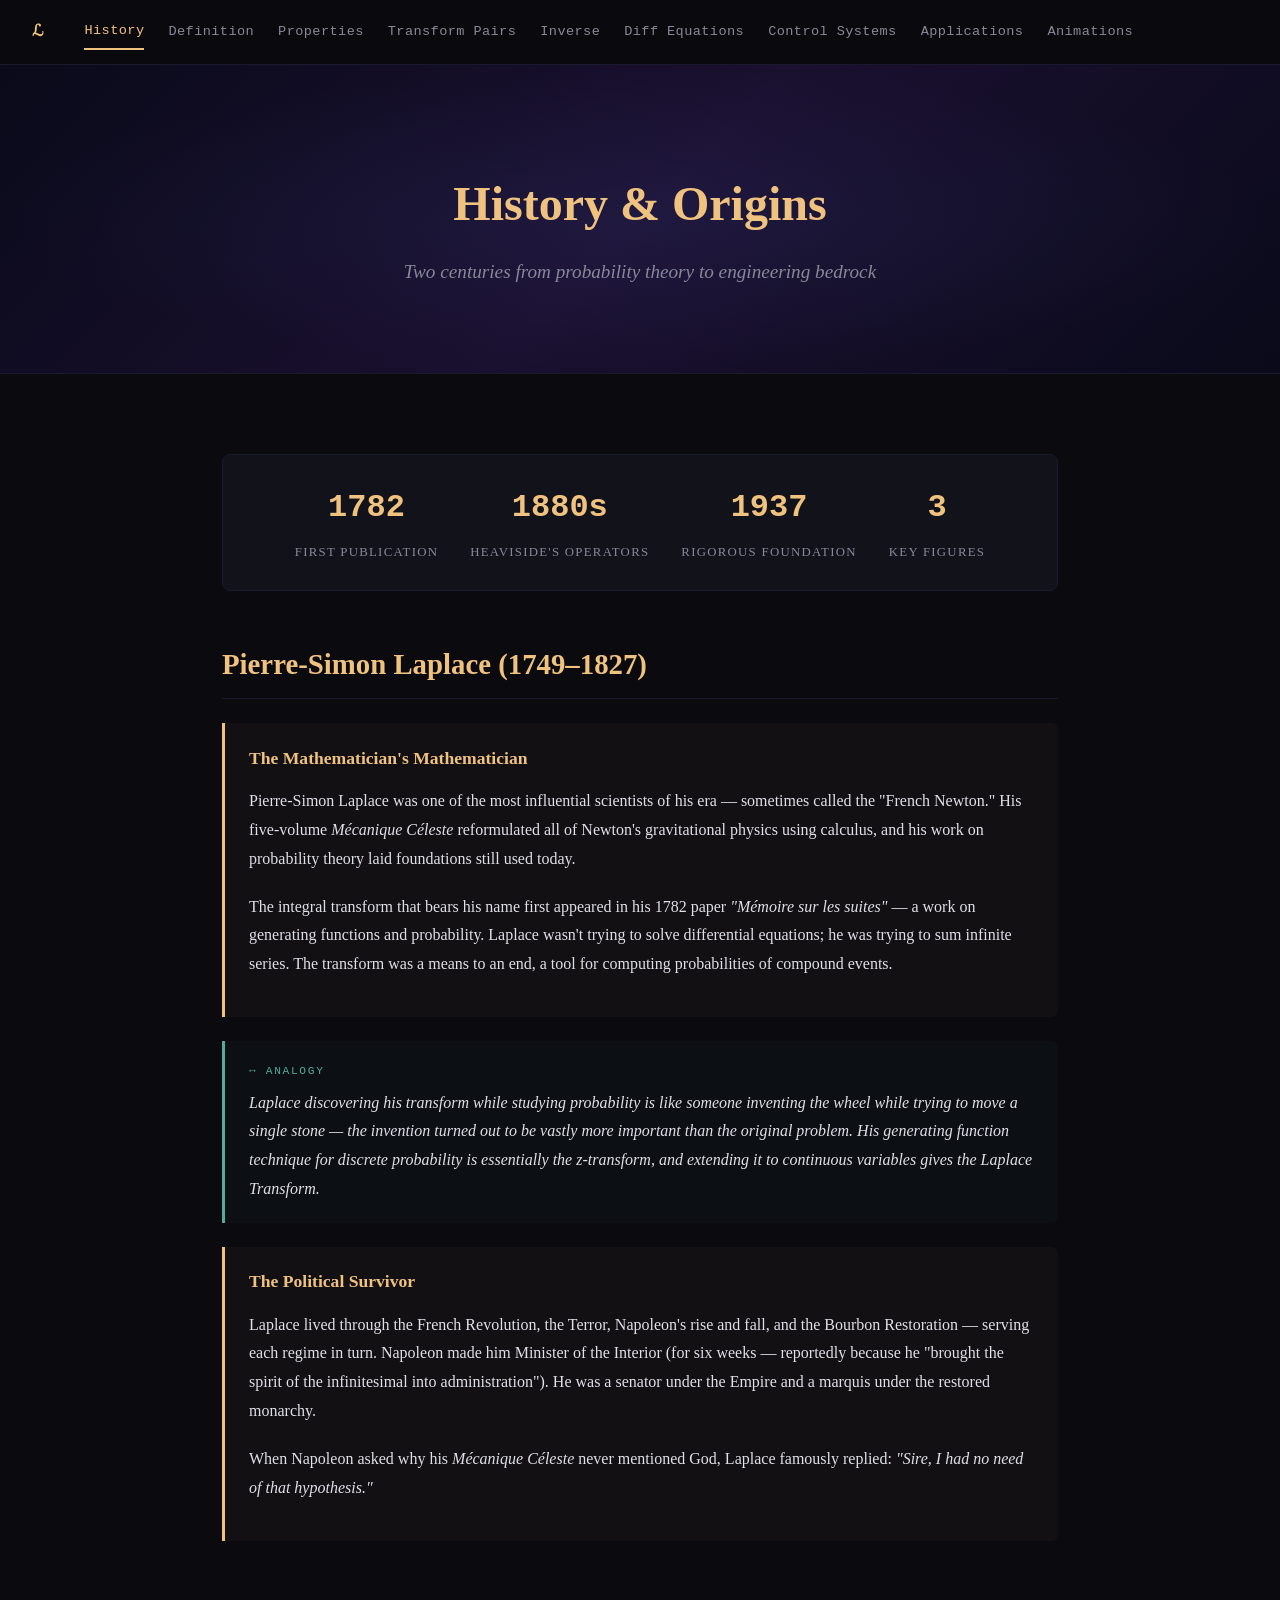
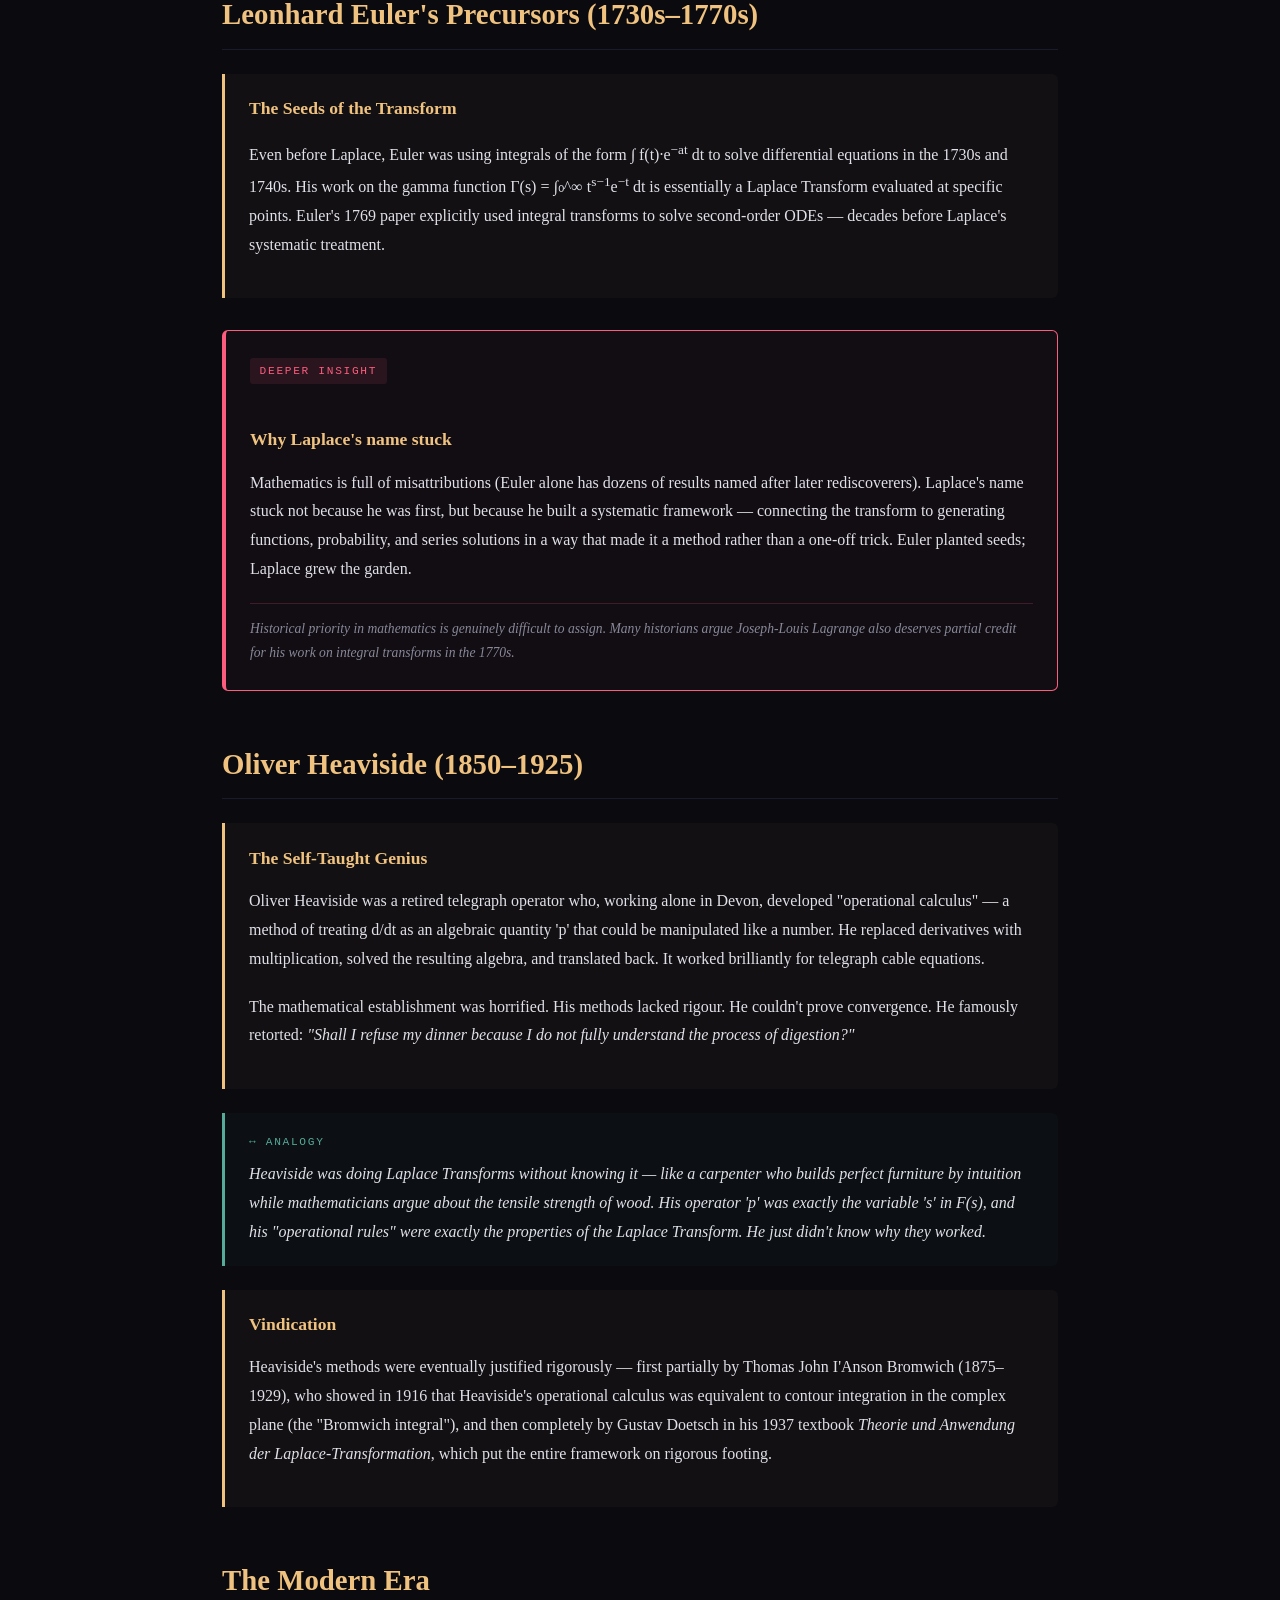
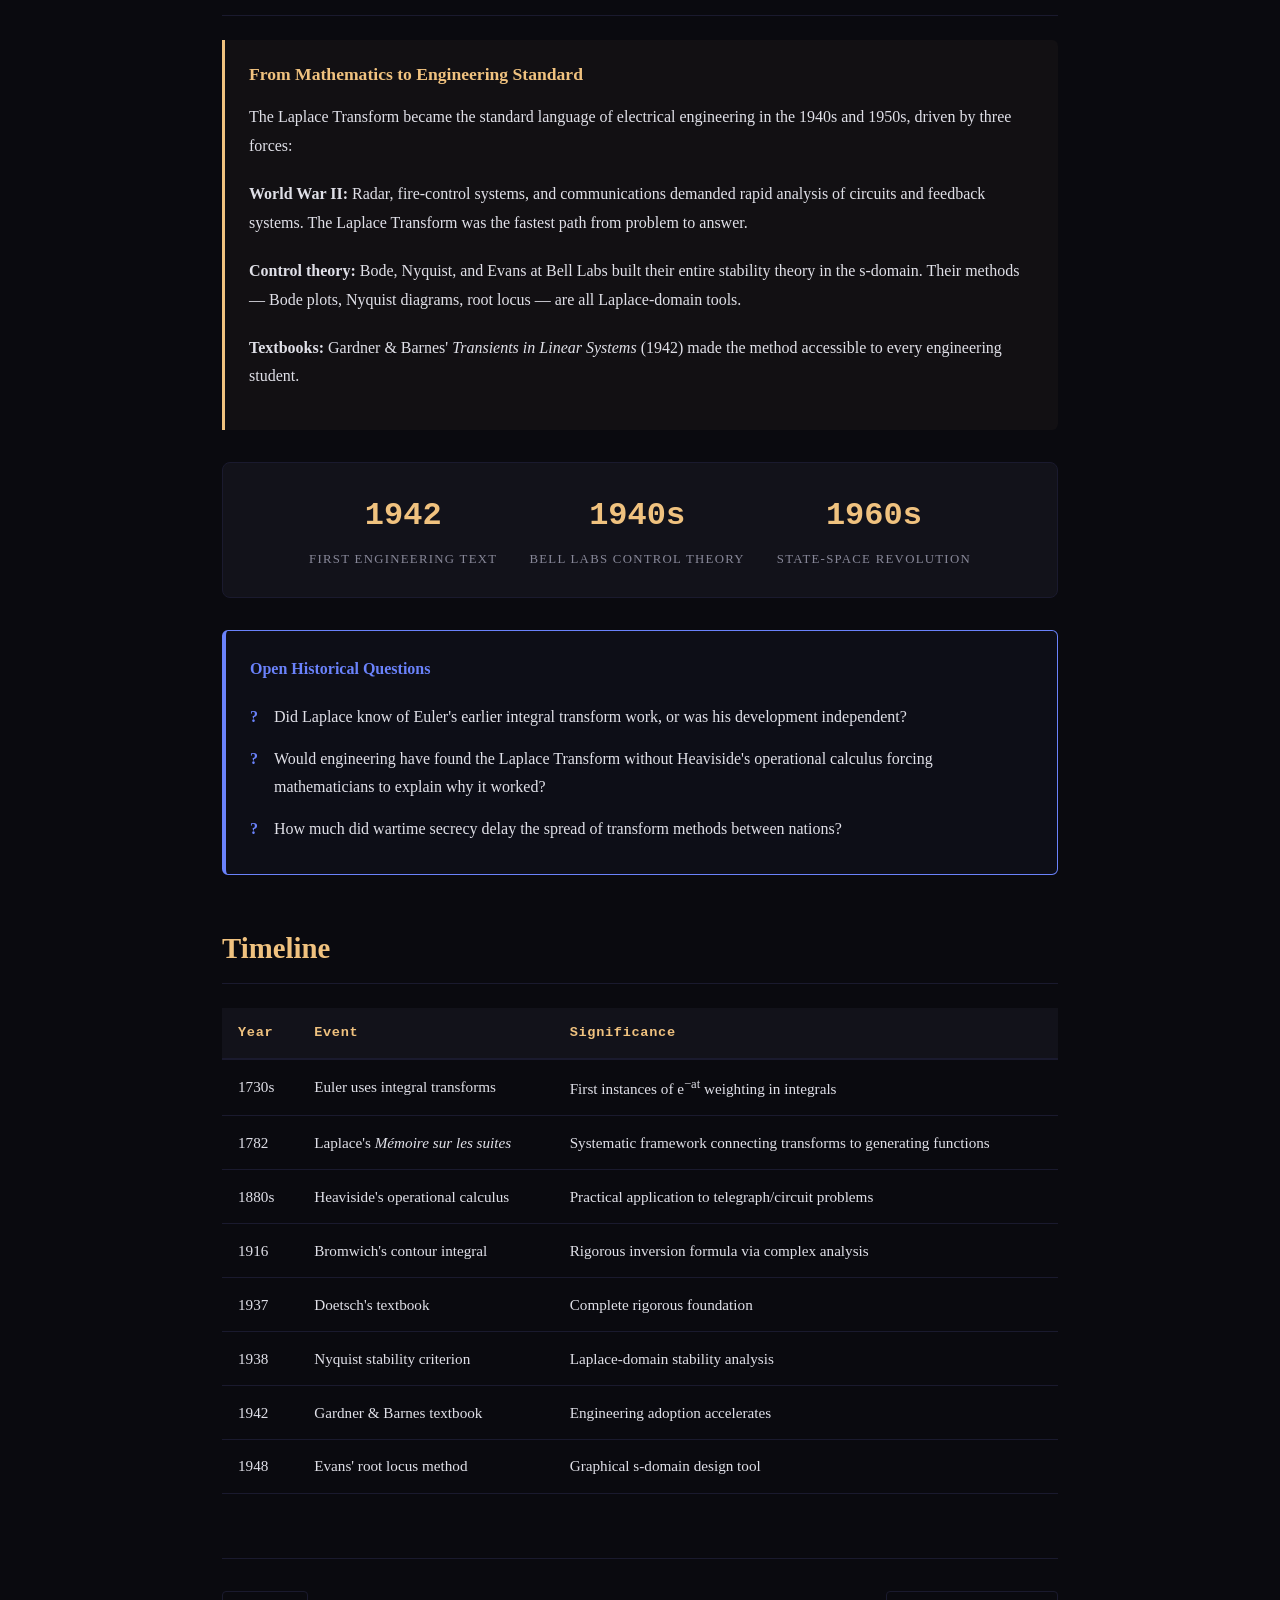
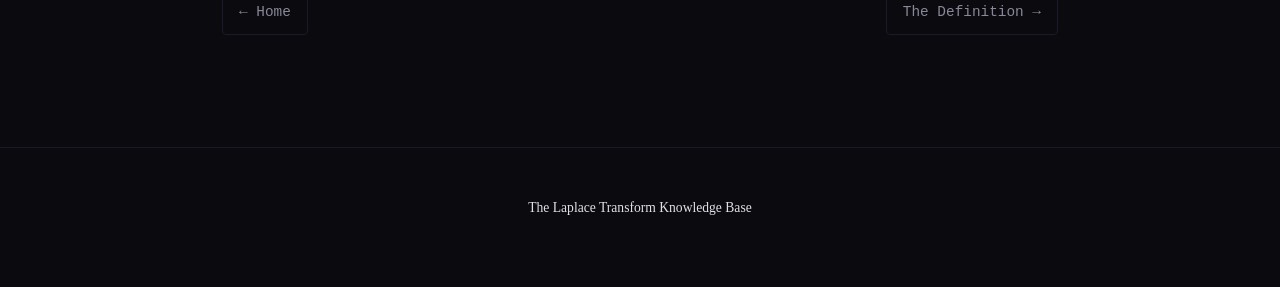
<file: history.html>
<!DOCTYPE html>
<html lang="en">
<head>
    <meta charset="UTF-8">
    <meta name="viewport" content="width=device-width, initial-scale=1.0">
    <title>History & Origins — The Laplace Transform</title>
    <link rel="stylesheet" href="styles.css">
</head>
<body>
    <nav class="nav">
        <a href="index.html" class="nav-home">&#x2112;</a>
        <a href="history.html" class="active">History</a>
        <a href="definition.html">Definition</a>
        <a href="properties.html">Properties</a>
        <a href="table.html">Transform Pairs</a>
        <a href="inverse.html">Inverse</a>
        <a href="diffeq.html">Diff Equations</a>
        <a href="control.html">Control Systems</a>
        <a href="applications.html">Applications</a>
        <a href="animations.html">Animations</a>
    </nav>

    <div class="hero">
        <h1>History & Origins</h1>
        <p class="subtitle">Two centuries from probability theory to engineering bedrock</p>
    </div>

    <div class="content">
        <div class="stat-strip">
            <div class="stat-item">
                <span class="stat-number">1782</span>
                <span class="stat-label">first publication</span>
            </div>
            <div class="stat-item">
                <span class="stat-number">1880s</span>
                <span class="stat-label">Heaviside's operators</span>
            </div>
            <div class="stat-item">
                <span class="stat-number">1937</span>
                <span class="stat-label">rigorous foundation</span>
            </div>
            <div class="stat-item">
                <span class="stat-number">3</span>
                <span class="stat-label">key figures</span>
            </div>
        </div>

        <h2>Pierre-Simon Laplace (1749–1827)</h2>

        <div class="explanation">
            <h4>The Mathematician's Mathematician</h4>
            <p>Pierre-Simon Laplace was one of the most influential scientists of his era — sometimes called the "French Newton." His five-volume <em>Mécanique Céleste</em> reformulated all of Newton's gravitational physics using calculus, and his work on probability theory laid foundations still used today.</p>
            <p>The integral transform that bears his name first appeared in his 1782 paper <em>"Mémoire sur les suites"</em> — a work on generating functions and probability. Laplace wasn't trying to solve differential equations; he was trying to sum infinite series. The transform was a means to an end, a tool for computing probabilities of compound events.</p>
        </div>

        <div class="analogy">
            Laplace discovering his transform while studying probability is like someone inventing the wheel while trying to move a single stone — the invention turned out to be vastly more important than the original problem. His generating function technique for discrete probability is essentially the z-transform, and extending it to continuous variables gives the Laplace Transform.
        </div>

        <div class="explanation">
            <h4>The Political Survivor</h4>
            <p>Laplace lived through the French Revolution, the Terror, Napoleon's rise and fall, and the Bourbon Restoration — serving each regime in turn. Napoleon made him Minister of the Interior (for six weeks — reportedly because he "brought the spirit of the infinitesimal into administration"). He was a senator under the Empire and a marquis under the restored monarchy.</p>
            <p>When Napoleon asked why his <em>Mécanique Céleste</em> never mentioned God, Laplace famously replied: <em>"Sire, I had no need of that hypothesis."</em></p>
        </div>

        <h2>Leonhard Euler's Precursors (1730s–1770s)</h2>

        <div class="explanation">
            <h4>The Seeds of the Transform</h4>
            <p>Even before Laplace, Euler was using integrals of the form ∫ f(t)·e<sup>−at</sup> dt to solve differential equations in the 1730s and 1740s. His work on the gamma function Γ(s) = ∫₀^∞ t<sup>s−1</sup>e<sup>−t</sup> dt is essentially a Laplace Transform evaluated at specific points. Euler's 1769 paper explicitly used integral transforms to solve second-order ODEs — decades before Laplace's systematic treatment.</p>
        </div>

        <div class="speculation-box">
            <h4>Why Laplace's name stuck</h4>
            <p>Mathematics is full of misattributions (Euler alone has dozens of results named after later rediscoverers). Laplace's name stuck not because he was first, but because he built a systematic framework — connecting the transform to generating functions, probability, and series solutions in a way that made it a method rather than a one-off trick. Euler planted seeds; Laplace grew the garden.</p>
            <p class="caveat">Historical priority in mathematics is genuinely difficult to assign. Many historians argue Joseph-Louis Lagrange also deserves partial credit for his work on integral transforms in the 1770s.</p>
        </div>

        <h2>Oliver Heaviside (1850–1925)</h2>

        <div class="explanation">
            <h4>The Self-Taught Genius</h4>
            <p>Oliver Heaviside was a retired telegraph operator who, working alone in Devon, developed "operational calculus" — a method of treating d/dt as an algebraic quantity 'p' that could be manipulated like a number. He replaced derivatives with multiplication, solved the resulting algebra, and translated back. It worked brilliantly for telegraph cable equations.</p>
            <p>The mathematical establishment was horrified. His methods lacked rigour. He couldn't prove convergence. He famously retorted: <em>"Shall I refuse my dinner because I do not fully understand the process of digestion?"</em></p>
        </div>

        <div class="analogy">
            Heaviside was doing Laplace Transforms without knowing it — like a carpenter who builds perfect furniture by intuition while mathematicians argue about the tensile strength of wood. His operator 'p' was exactly the variable 's' in F(s), and his "operational rules" were exactly the properties of the Laplace Transform. He just didn't know why they worked.
        </div>

        <div class="explanation">
            <h4>Vindication</h4>
            <p>Heaviside's methods were eventually justified rigorously — first partially by Thomas John I'Anson Bromwich (1875–1929), who showed in 1916 that Heaviside's operational calculus was equivalent to contour integration in the complex plane (the "Bromwich integral"), and then completely by Gustav Doetsch in his 1937 textbook <em>Theorie und Anwendung der Laplace-Transformation</em>, which put the entire framework on rigorous footing.</p>
        </div>

        <h2>The Modern Era</h2>

        <div class="explanation">
            <h4>From Mathematics to Engineering Standard</h4>
            <p>The Laplace Transform became the standard language of electrical engineering in the 1940s and 1950s, driven by three forces:</p>
            <p><strong>World War II:</strong> Radar, fire-control systems, and communications demanded rapid analysis of circuits and feedback systems. The Laplace Transform was the fastest path from problem to answer.</p>
            <p><strong>Control theory:</strong> Bode, Nyquist, and Evans at Bell Labs built their entire stability theory in the s-domain. Their methods — Bode plots, Nyquist diagrams, root locus — are all Laplace-domain tools.</p>
            <p><strong>Textbooks:</strong> Gardner & Barnes' <em>Transients in Linear Systems</em> (1942) made the method accessible to every engineering student.</p>
        </div>

        <div class="stat-strip">
            <div class="stat-item">
                <span class="stat-number">1942</span>
                <span class="stat-label">first engineering text</span>
            </div>
            <div class="stat-item">
                <span class="stat-number">1940s</span>
                <span class="stat-label">Bell Labs control theory</span>
            </div>
            <div class="stat-item">
                <span class="stat-number">1960s</span>
                <span class="stat-label">state-space revolution</span>
            </div>
        </div>

        <div class="question-box">
            <h4>Open Historical Questions</h4>
            <ul>
                <li>Did Laplace know of Euler's earlier integral transform work, or was his development independent?</li>
                <li>Would engineering have found the Laplace Transform without Heaviside's operational calculus forcing mathematicians to explain why it worked?</li>
                <li>How much did wartime secrecy delay the spread of transform methods between nations?</li>
            </ul>
        </div>

        <h2>Timeline</h2>

        <table>
            <thead>
                <tr>
                    <th>Year</th>
                    <th>Event</th>
                    <th>Significance</th>
                </tr>
            </thead>
            <tbody>
                <tr>
                    <td>1730s</td>
                    <td>Euler uses integral transforms</td>
                    <td>First instances of e<sup>−at</sup> weighting in integrals</td>
                </tr>
                <tr>
                    <td>1782</td>
                    <td>Laplace's <em>Mémoire sur les suites</em></td>
                    <td>Systematic framework connecting transforms to generating functions</td>
                </tr>
                <tr>
                    <td>1880s</td>
                    <td>Heaviside's operational calculus</td>
                    <td>Practical application to telegraph/circuit problems</td>
                </tr>
                <tr>
                    <td>1916</td>
                    <td>Bromwich's contour integral</td>
                    <td>Rigorous inversion formula via complex analysis</td>
                </tr>
                <tr>
                    <td>1937</td>
                    <td>Doetsch's textbook</td>
                    <td>Complete rigorous foundation</td>
                </tr>
                <tr>
                    <td>1938</td>
                    <td>Nyquist stability criterion</td>
                    <td>Laplace-domain stability analysis</td>
                </tr>
                <tr>
                    <td>1942</td>
                    <td>Gardner & Barnes textbook</td>
                    <td>Engineering adoption accelerates</td>
                </tr>
                <tr>
                    <td>1948</td>
                    <td>Evans' root locus method</td>
                    <td>Graphical s-domain design tool</td>
                </tr>
            </tbody>
        </table>

        <div class="page-nav">
            <a href="index.html">← Home</a>
            <a href="definition.html">The Definition →</a>
        </div>
    </div>

    <footer>
        <p>The Laplace Transform Knowledge Base</p>
    </footer>
</body>
</html>
</file>
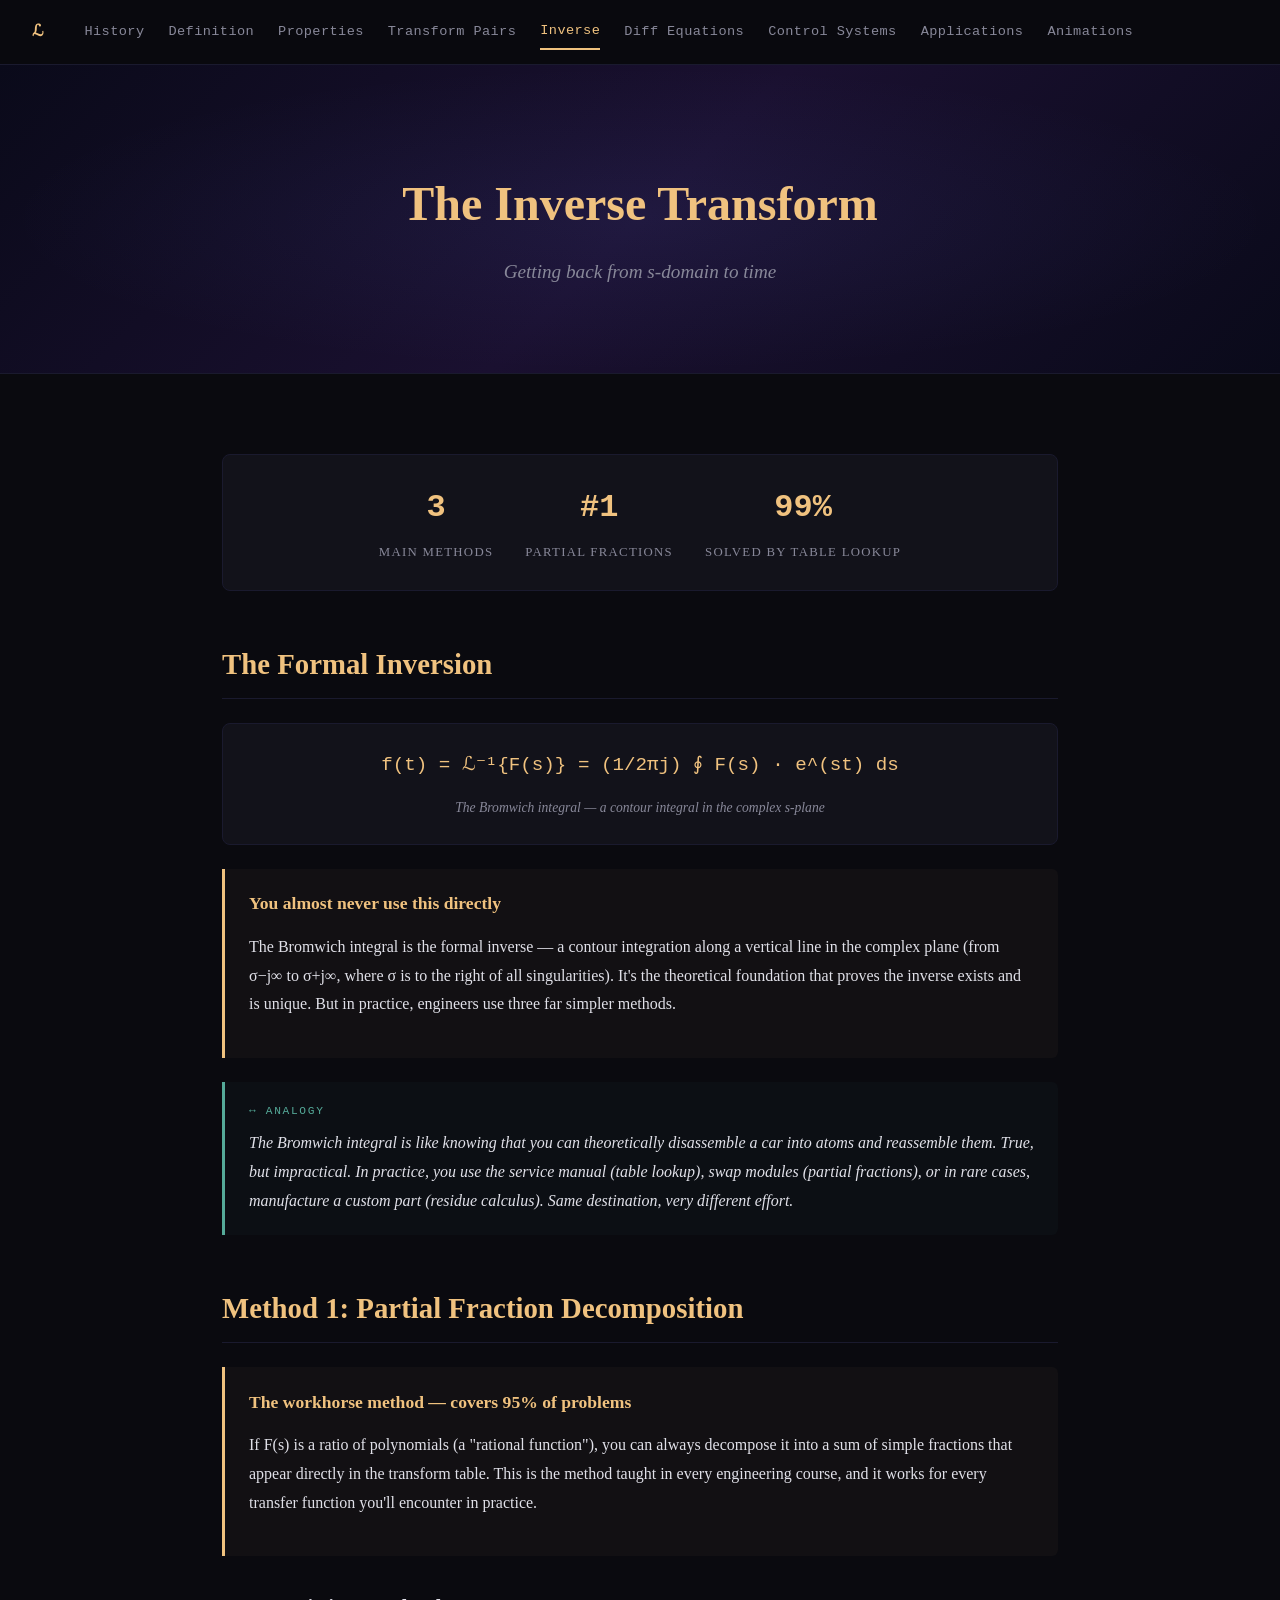
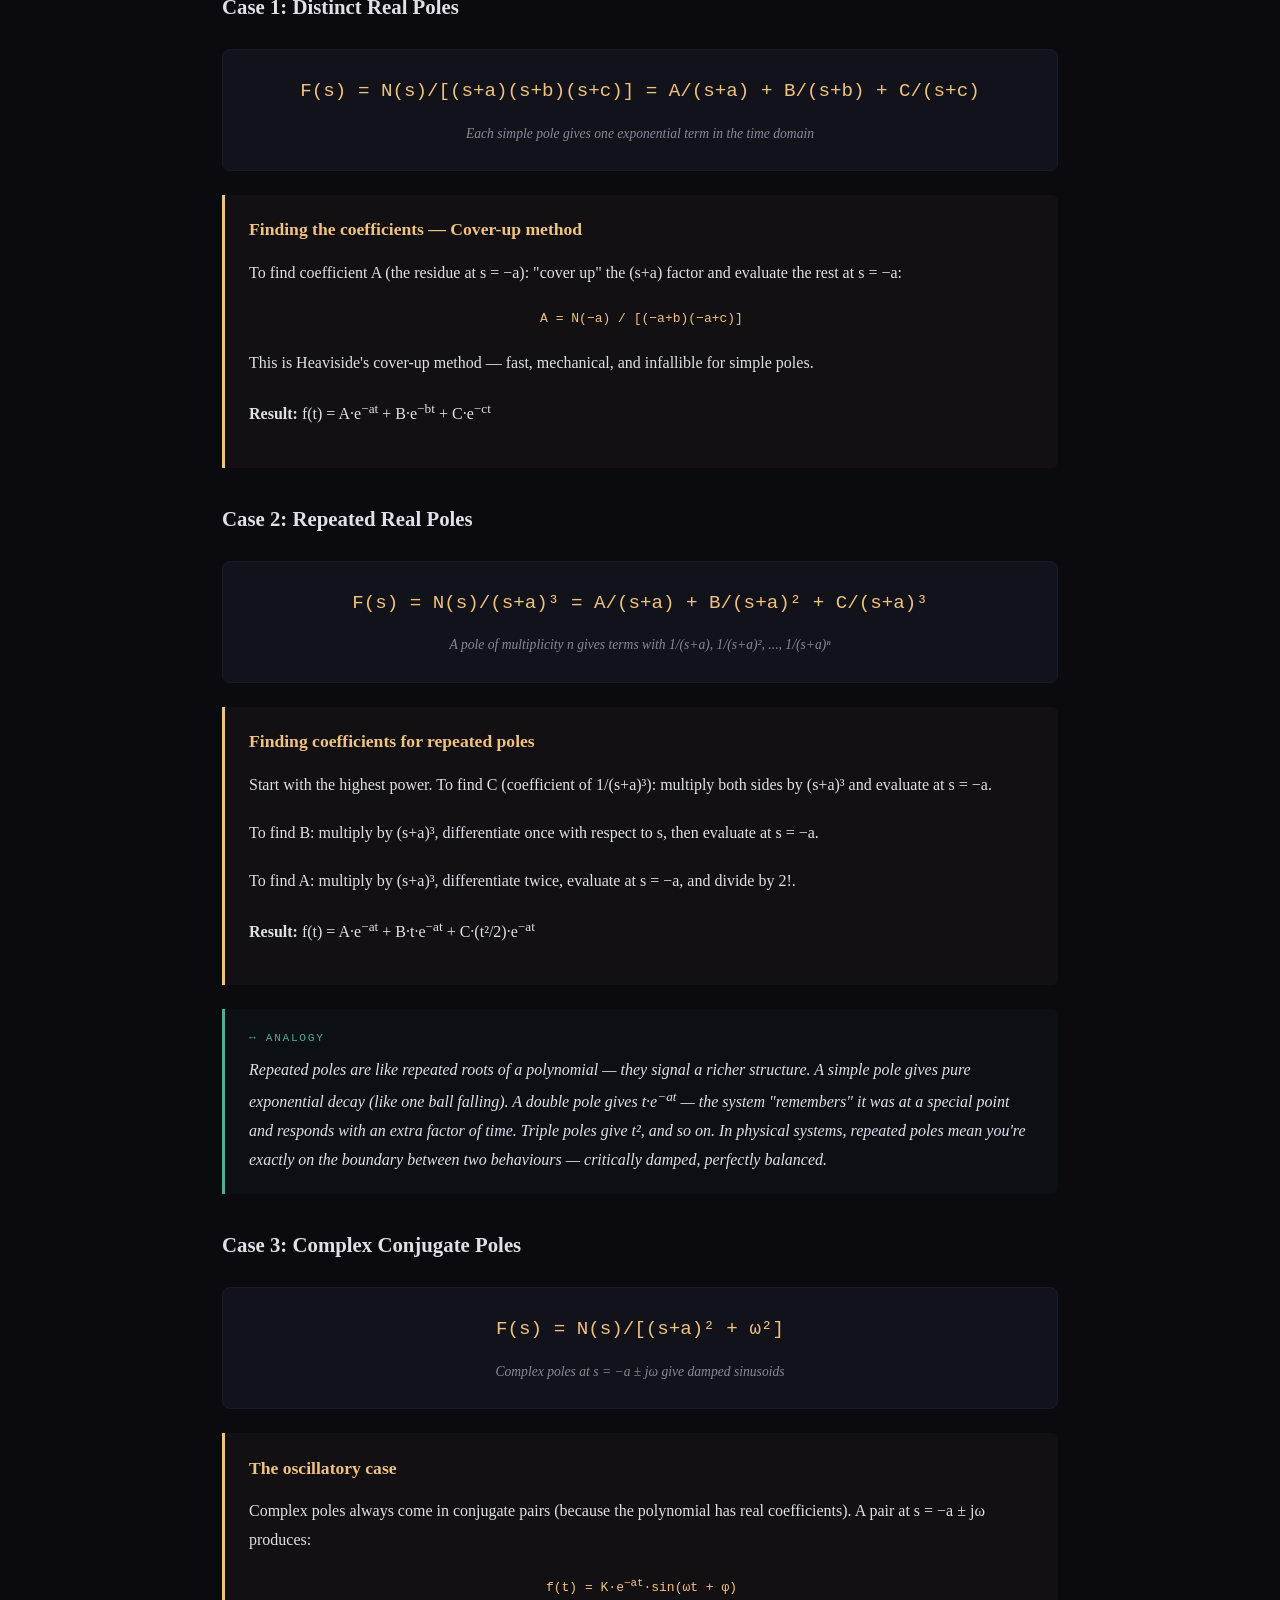
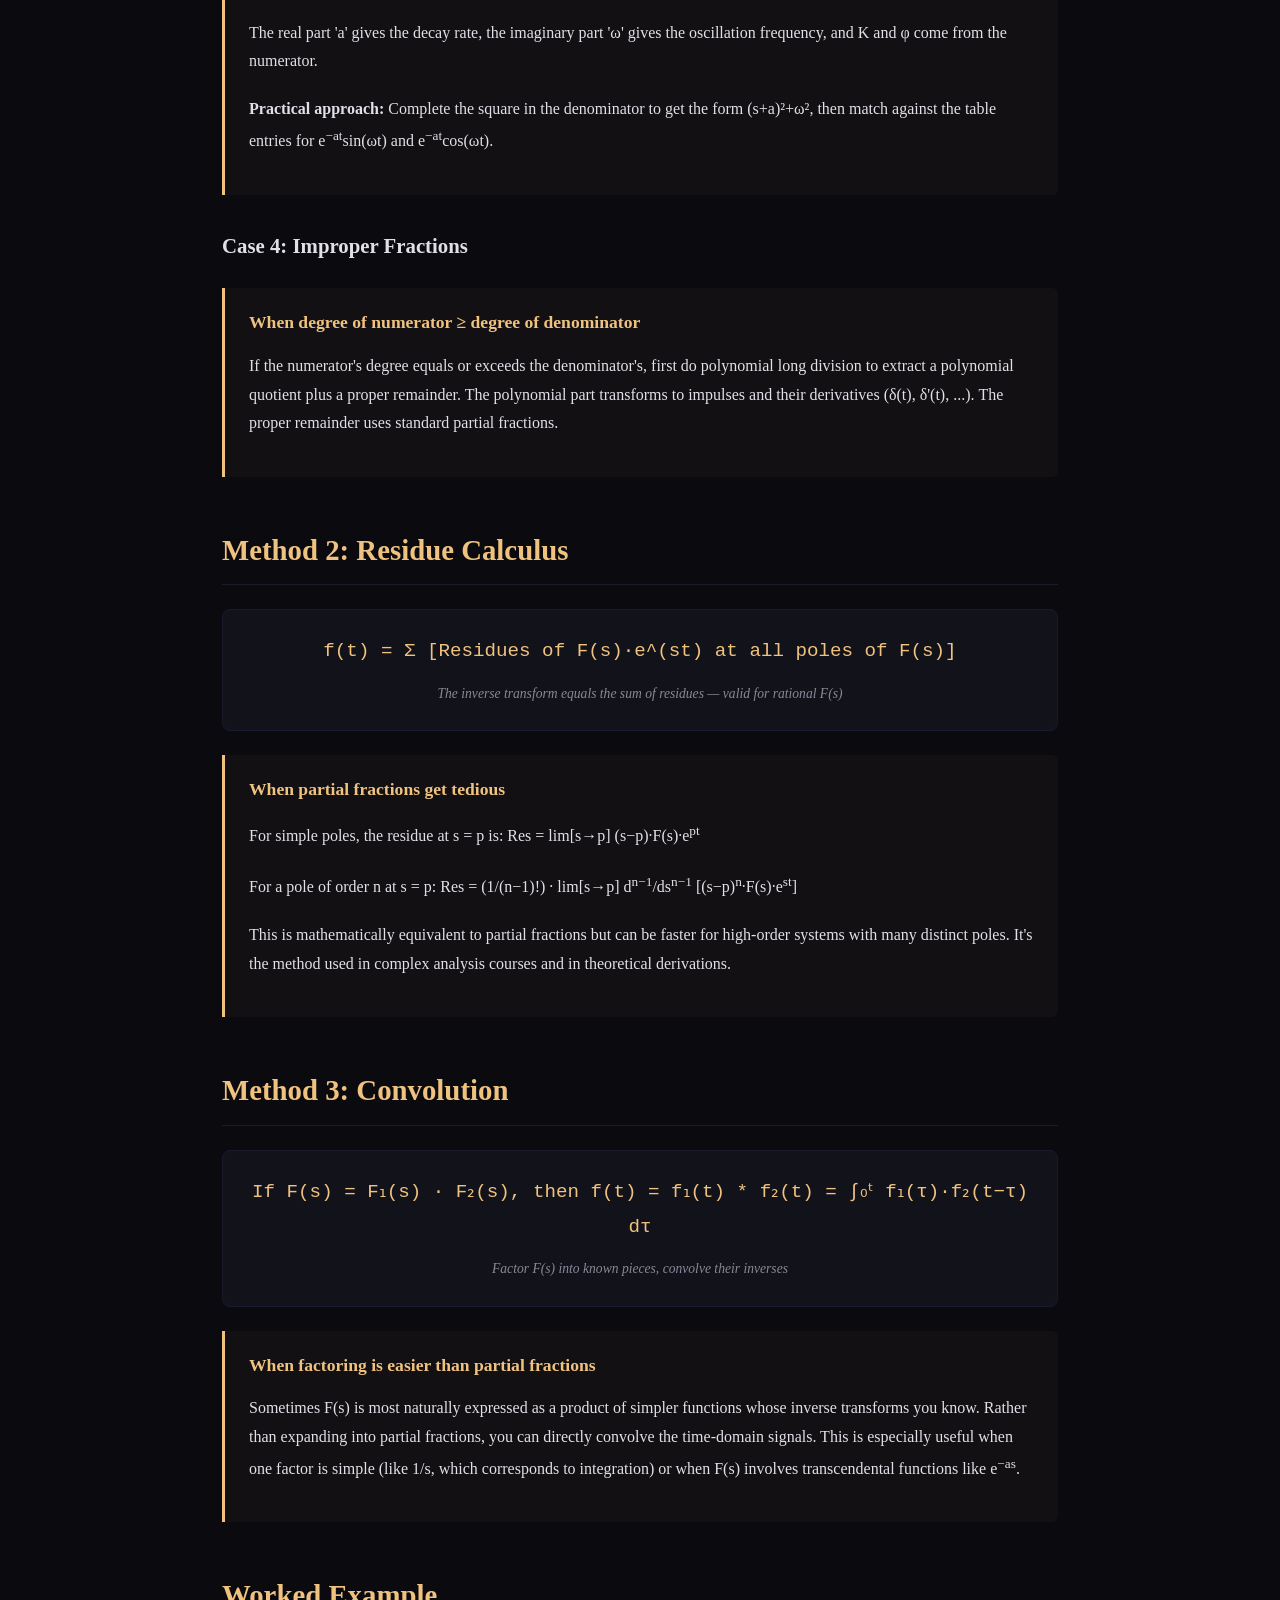
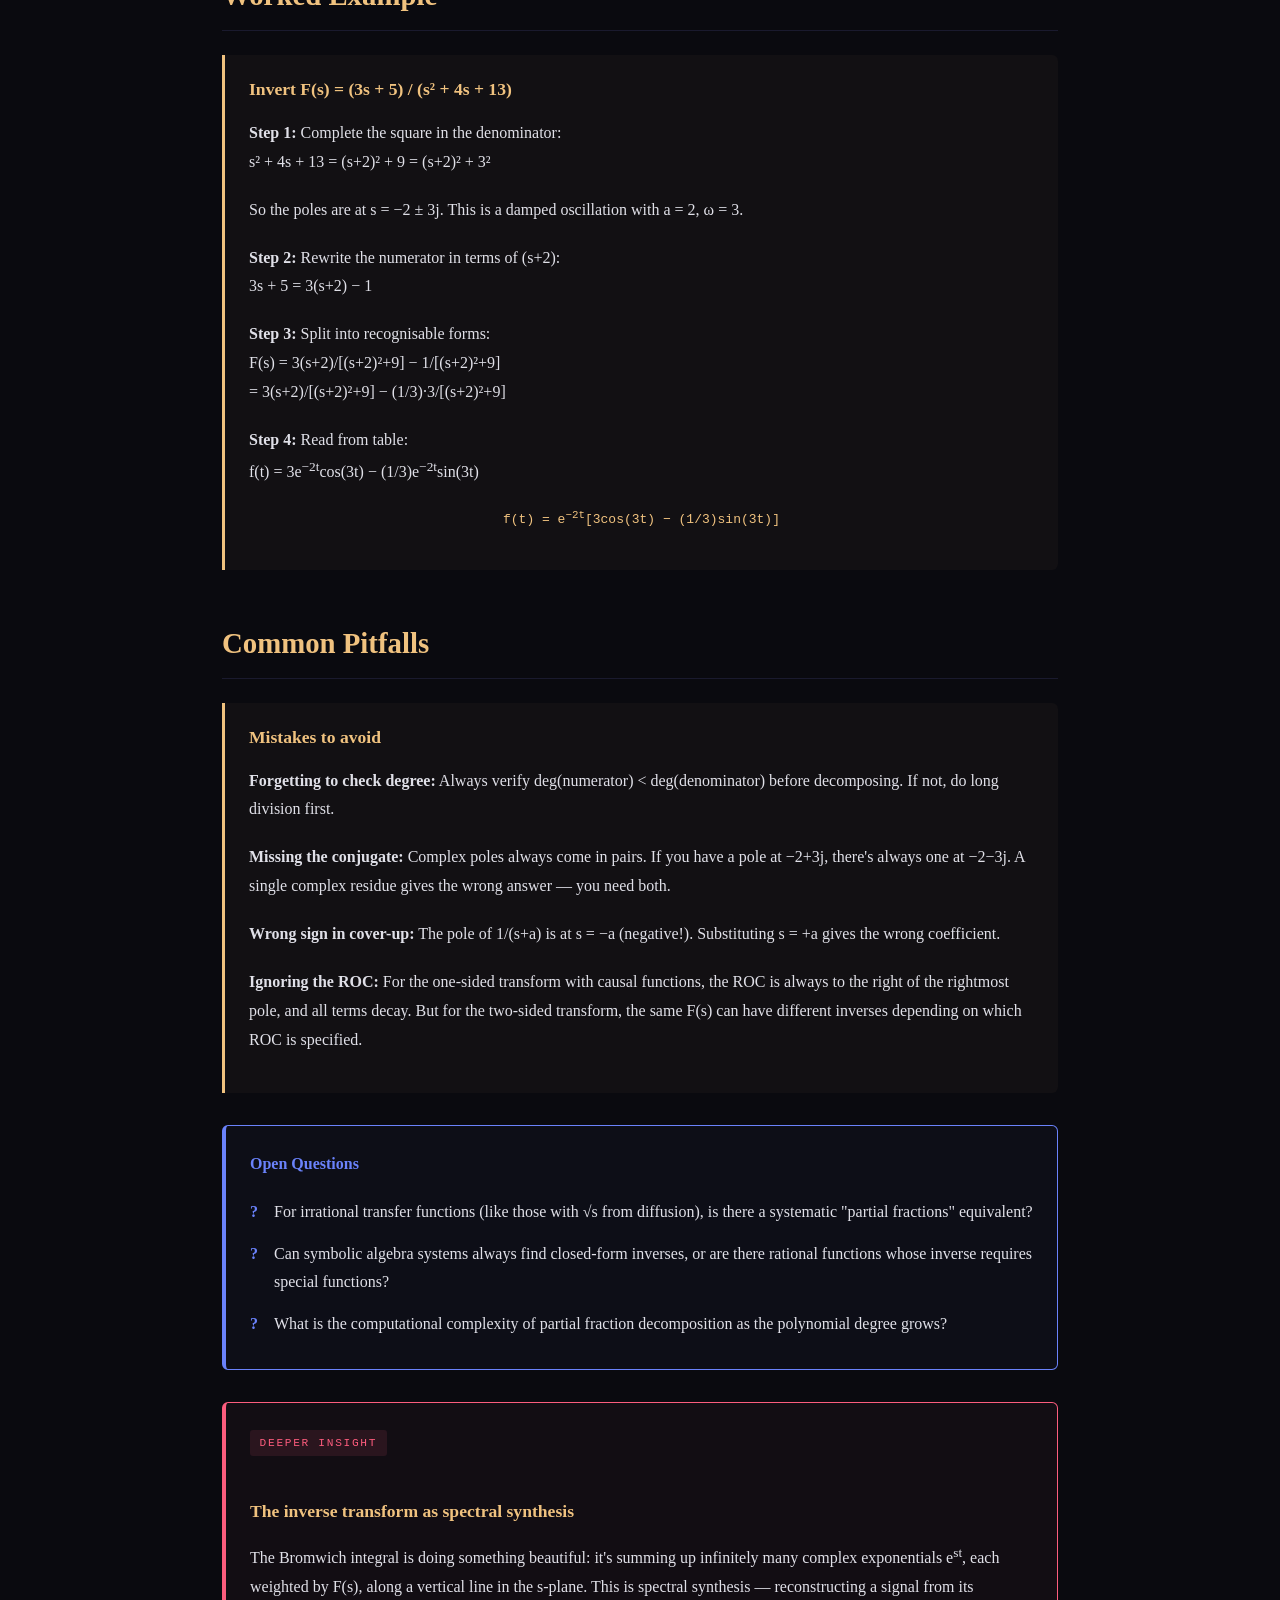
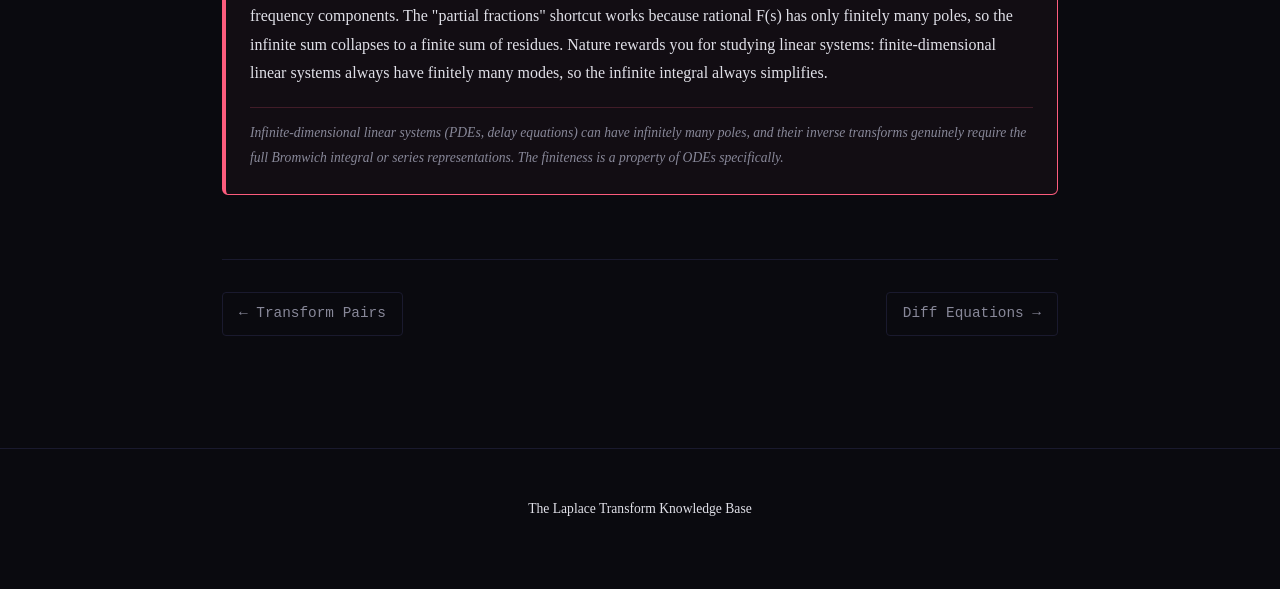
<file: inverse.html>
<!DOCTYPE html>
<html lang="en">
<head>
    <meta charset="UTF-8">
    <meta name="viewport" content="width=device-width, initial-scale=1.0">
    <title>The Inverse Transform — The Laplace Transform</title>
    <link rel="stylesheet" href="styles.css">
</head>
<body>
    <nav class="nav">
        <a href="index.html" class="nav-home">&#x2112;</a>
        <a href="history.html">History</a>
        <a href="definition.html">Definition</a>
        <a href="properties.html">Properties</a>
        <a href="table.html">Transform Pairs</a>
        <a href="inverse.html" class="active">Inverse</a>
        <a href="diffeq.html">Diff Equations</a>
        <a href="control.html">Control Systems</a>
        <a href="applications.html">Applications</a>
        <a href="animations.html">Animations</a>
    </nav>

    <div class="hero">
        <h1>The Inverse Transform</h1>
        <p class="subtitle">Getting back from s-domain to time</p>
    </div>

    <div class="content">
        <div class="stat-strip">
            <div class="stat-item">
                <span class="stat-number">3</span>
                <span class="stat-label">main methods</span>
            </div>
            <div class="stat-item">
                <span class="stat-number">#1</span>
                <span class="stat-label">partial fractions</span>
            </div>
            <div class="stat-item">
                <span class="stat-number">99%</span>
                <span class="stat-label">solved by table lookup</span>
            </div>
        </div>

        <h2>The Formal Inversion</h2>

        <div class="formula">
            f(t) = ℒ⁻¹{F(s)} = (1/2πj) ∮ F(s) · e^(st) ds
            <span class="description">The Bromwich integral — a contour integral in the complex s-plane</span>
        </div>

        <div class="explanation">
            <h4>You almost never use this directly</h4>
            <p>The Bromwich integral is the formal inverse — a contour integration along a vertical line in the complex plane (from σ−j∞ to σ+j∞, where σ is to the right of all singularities). It's the theoretical foundation that proves the inverse exists and is unique. But in practice, engineers use three far simpler methods.</p>
        </div>

        <div class="analogy">
            The Bromwich integral is like knowing that you can theoretically disassemble a car into atoms and reassemble them. True, but impractical. In practice, you use the service manual (table lookup), swap modules (partial fractions), or in rare cases, manufacture a custom part (residue calculus). Same destination, very different effort.
        </div>

        <h2>Method 1: Partial Fraction Decomposition</h2>

        <div class="explanation">
            <h4>The workhorse method — covers 95% of problems</h4>
            <p>If F(s) is a ratio of polynomials (a "rational function"), you can always decompose it into a sum of simple fractions that appear directly in the transform table. This is the method taught in every engineering course, and it works for every transfer function you'll encounter in practice.</p>
        </div>

        <h3>Case 1: Distinct Real Poles</h3>

        <div class="formula">
            F(s) = N(s)/[(s+a)(s+b)(s+c)] = A/(s+a) + B/(s+b) + C/(s+c)
            <span class="description">Each simple pole gives one exponential term in the time domain</span>
        </div>

        <div class="explanation">
            <h4>Finding the coefficients — Cover-up method</h4>
            <p>To find coefficient A (the residue at s = −a): "cover up" the (s+a) factor and evaluate the rest at s = −a:</p>
            <p style="text-align: center; font-family: monospace; color: var(--gold);">A = N(−a) / [(−a+b)(−a+c)]</p>
            <p>This is Heaviside's cover-up method — fast, mechanical, and infallible for simple poles.</p>
            <p><strong>Result:</strong> f(t) = A·e<sup>−at</sup> + B·e<sup>−bt</sup> + C·e<sup>−ct</sup></p>
        </div>

        <h3>Case 2: Repeated Real Poles</h3>

        <div class="formula">
            F(s) = N(s)/(s+a)³ = A/(s+a) + B/(s+a)² + C/(s+a)³
            <span class="description">A pole of multiplicity n gives terms with 1/(s+a), 1/(s+a)², ..., 1/(s+a)ⁿ</span>
        </div>

        <div class="explanation">
            <h4>Finding coefficients for repeated poles</h4>
            <p>Start with the highest power. To find C (coefficient of 1/(s+a)³): multiply both sides by (s+a)³ and evaluate at s = −a.</p>
            <p>To find B: multiply by (s+a)³, differentiate once with respect to s, then evaluate at s = −a.</p>
            <p>To find A: multiply by (s+a)³, differentiate twice, evaluate at s = −a, and divide by 2!.</p>
            <p><strong>Result:</strong> f(t) = A·e<sup>−at</sup> + B·t·e<sup>−at</sup> + C·(t²/2)·e<sup>−at</sup></p>
        </div>

        <div class="analogy">
            Repeated poles are like repeated roots of a polynomial — they signal a richer structure. A simple pole gives pure exponential decay (like one ball falling). A double pole gives t·e<sup>−at</sup> — the system "remembers" it was at a special point and responds with an extra factor of time. Triple poles give t², and so on. In physical systems, repeated poles mean you're exactly on the boundary between two behaviours — critically damped, perfectly balanced.
        </div>

        <h3>Case 3: Complex Conjugate Poles</h3>

        <div class="formula">
            F(s) = N(s)/[(s+a)² + ω²]
            <span class="description">Complex poles at s = −a ± jω give damped sinusoids</span>
        </div>

        <div class="explanation">
            <h4>The oscillatory case</h4>
            <p>Complex poles always come in conjugate pairs (because the polynomial has real coefficients). A pair at s = −a ± jω produces:</p>
            <p style="text-align: center; font-family: monospace; color: var(--gold);">f(t) = K·e<sup>−at</sup>·sin(ωt + φ)</p>
            <p>The real part 'a' gives the decay rate, the imaginary part 'ω' gives the oscillation frequency, and K and φ come from the numerator.</p>
            <p><strong>Practical approach:</strong> Complete the square in the denominator to get the form (s+a)²+ω², then match against the table entries for e<sup>−at</sup>sin(ωt) and e<sup>−at</sup>cos(ωt).</p>
        </div>

        <h3>Case 4: Improper Fractions</h3>

        <div class="explanation">
            <h4>When degree of numerator ≥ degree of denominator</h4>
            <p>If the numerator's degree equals or exceeds the denominator's, first do polynomial long division to extract a polynomial quotient plus a proper remainder. The polynomial part transforms to impulses and their derivatives (δ(t), δ'(t), ...). The proper remainder uses standard partial fractions.</p>
        </div>

        <h2>Method 2: Residue Calculus</h2>

        <div class="formula">
            f(t) = Σ [Residues of F(s)·e^(st) at all poles of F(s)]
            <span class="description">The inverse transform equals the sum of residues — valid for rational F(s)</span>
        </div>

        <div class="explanation">
            <h4>When partial fractions get tedious</h4>
            <p>For simple poles, the residue at s = p is: Res = lim[s→p] (s−p)·F(s)·e<sup>pt</sup></p>
            <p>For a pole of order n at s = p: Res = (1/(n−1)!) · lim[s→p] d<sup>n−1</sup>/ds<sup>n−1</sup> [(s−p)<sup>n</sup>·F(s)·e<sup>st</sup>]</p>
            <p>This is mathematically equivalent to partial fractions but can be faster for high-order systems with many distinct poles. It's the method used in complex analysis courses and in theoretical derivations.</p>
        </div>

        <h2>Method 3: Convolution</h2>

        <div class="formula">
            If F(s) = F₁(s) · F₂(s), then f(t) = f₁(t) * f₂(t) = ∫₀ᵗ f₁(τ)·f₂(t−τ) dτ
            <span class="description">Factor F(s) into known pieces, convolve their inverses</span>
        </div>

        <div class="explanation">
            <h4>When factoring is easier than partial fractions</h4>
            <p>Sometimes F(s) is most naturally expressed as a product of simpler functions whose inverse transforms you know. Rather than expanding into partial fractions, you can directly convolve the time-domain signals. This is especially useful when one factor is simple (like 1/s, which corresponds to integration) or when F(s) involves transcendental functions like e<sup>−as</sup>.</p>
        </div>

        <h2>Worked Example</h2>

        <div class="explanation">
            <h4>Invert F(s) = (3s + 5) / (s² + 4s + 13)</h4>
            <p><strong>Step 1:</strong> Complete the square in the denominator:<br>
            s² + 4s + 13 = (s+2)² + 9 = (s+2)² + 3²</p>
            <p>So the poles are at s = −2 ± 3j. This is a damped oscillation with a = 2, ω = 3.</p>
            <p><strong>Step 2:</strong> Rewrite the numerator in terms of (s+2):<br>
            3s + 5 = 3(s+2) − 1</p>
            <p><strong>Step 3:</strong> Split into recognisable forms:<br>
            F(s) = 3(s+2)/[(s+2)²+9] − 1/[(s+2)²+9]<br>
            = 3(s+2)/[(s+2)²+9] − (1/3)·3/[(s+2)²+9]</p>
            <p><strong>Step 4:</strong> Read from table:<br>
            f(t) = 3e<sup>−2t</sup>cos(3t) − (1/3)e<sup>−2t</sup>sin(3t)</p>
            <p style="text-align: center; font-family: monospace; color: var(--gold);">f(t) = e<sup>−2t</sup>[3cos(3t) − (1/3)sin(3t)]</p>
        </div>

        <h2>Common Pitfalls</h2>

        <div class="explanation">
            <h4>Mistakes to avoid</h4>
            <p><strong>Forgetting to check degree:</strong> Always verify deg(numerator) < deg(denominator) before decomposing. If not, do long division first.</p>
            <p><strong>Missing the conjugate:</strong> Complex poles always come in pairs. If you have a pole at −2+3j, there's always one at −2−3j. A single complex residue gives the wrong answer — you need both.</p>
            <p><strong>Wrong sign in cover-up:</strong> The pole of 1/(s+a) is at s = −a (negative!). Substituting s = +a gives the wrong coefficient.</p>
            <p><strong>Ignoring the ROC:</strong> For the one-sided transform with causal functions, the ROC is always to the right of the rightmost pole, and all terms decay. But for the two-sided transform, the same F(s) can have different inverses depending on which ROC is specified.</p>
        </div>

        <div class="question-box">
            <h4>Open Questions</h4>
            <ul>
                <li>For irrational transfer functions (like those with √s from diffusion), is there a systematic "partial fractions" equivalent?</li>
                <li>Can symbolic algebra systems always find closed-form inverses, or are there rational functions whose inverse requires special functions?</li>
                <li>What is the computational complexity of partial fraction decomposition as the polynomial degree grows?</li>
            </ul>
        </div>

        <div class="speculation-box">
            <h4>The inverse transform as spectral synthesis</h4>
            <p>The Bromwich integral is doing something beautiful: it's summing up infinitely many complex exponentials e<sup>st</sup>, each weighted by F(s), along a vertical line in the s-plane. This is spectral synthesis — reconstructing a signal from its frequency components. The "partial fractions" shortcut works because rational F(s) has only finitely many poles, so the infinite sum collapses to a finite sum of residues. Nature rewards you for studying linear systems: finite-dimensional linear systems always have finitely many modes, so the infinite integral always simplifies.</p>
            <p class="caveat">Infinite-dimensional linear systems (PDEs, delay equations) can have infinitely many poles, and their inverse transforms genuinely require the full Bromwich integral or series representations. The finiteness is a property of ODEs specifically.</p>
        </div>

        <div class="page-nav">
            <a href="table.html">← Transform Pairs</a>
            <a href="diffeq.html">Diff Equations →</a>
        </div>
    </div>

    <footer>
        <p>The Laplace Transform Knowledge Base</p>
    </footer>
</body>
</html>
</file>
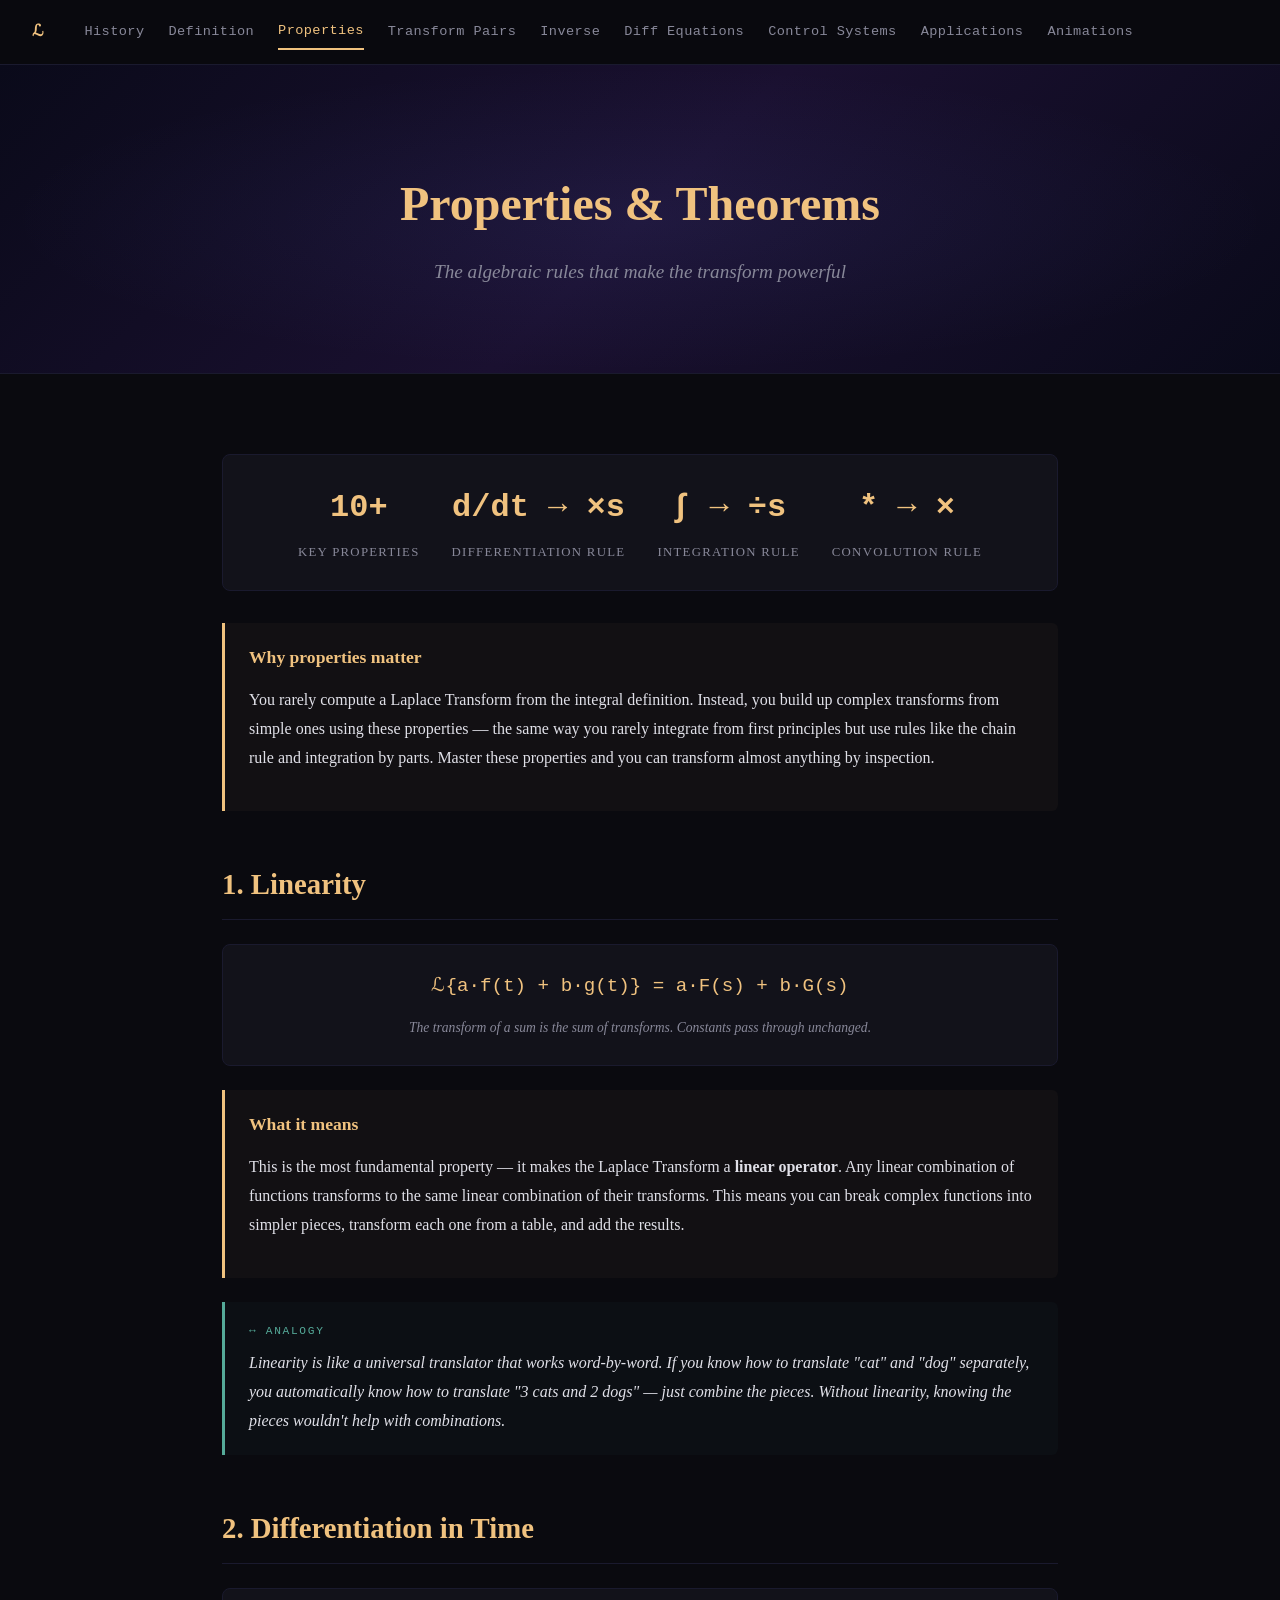
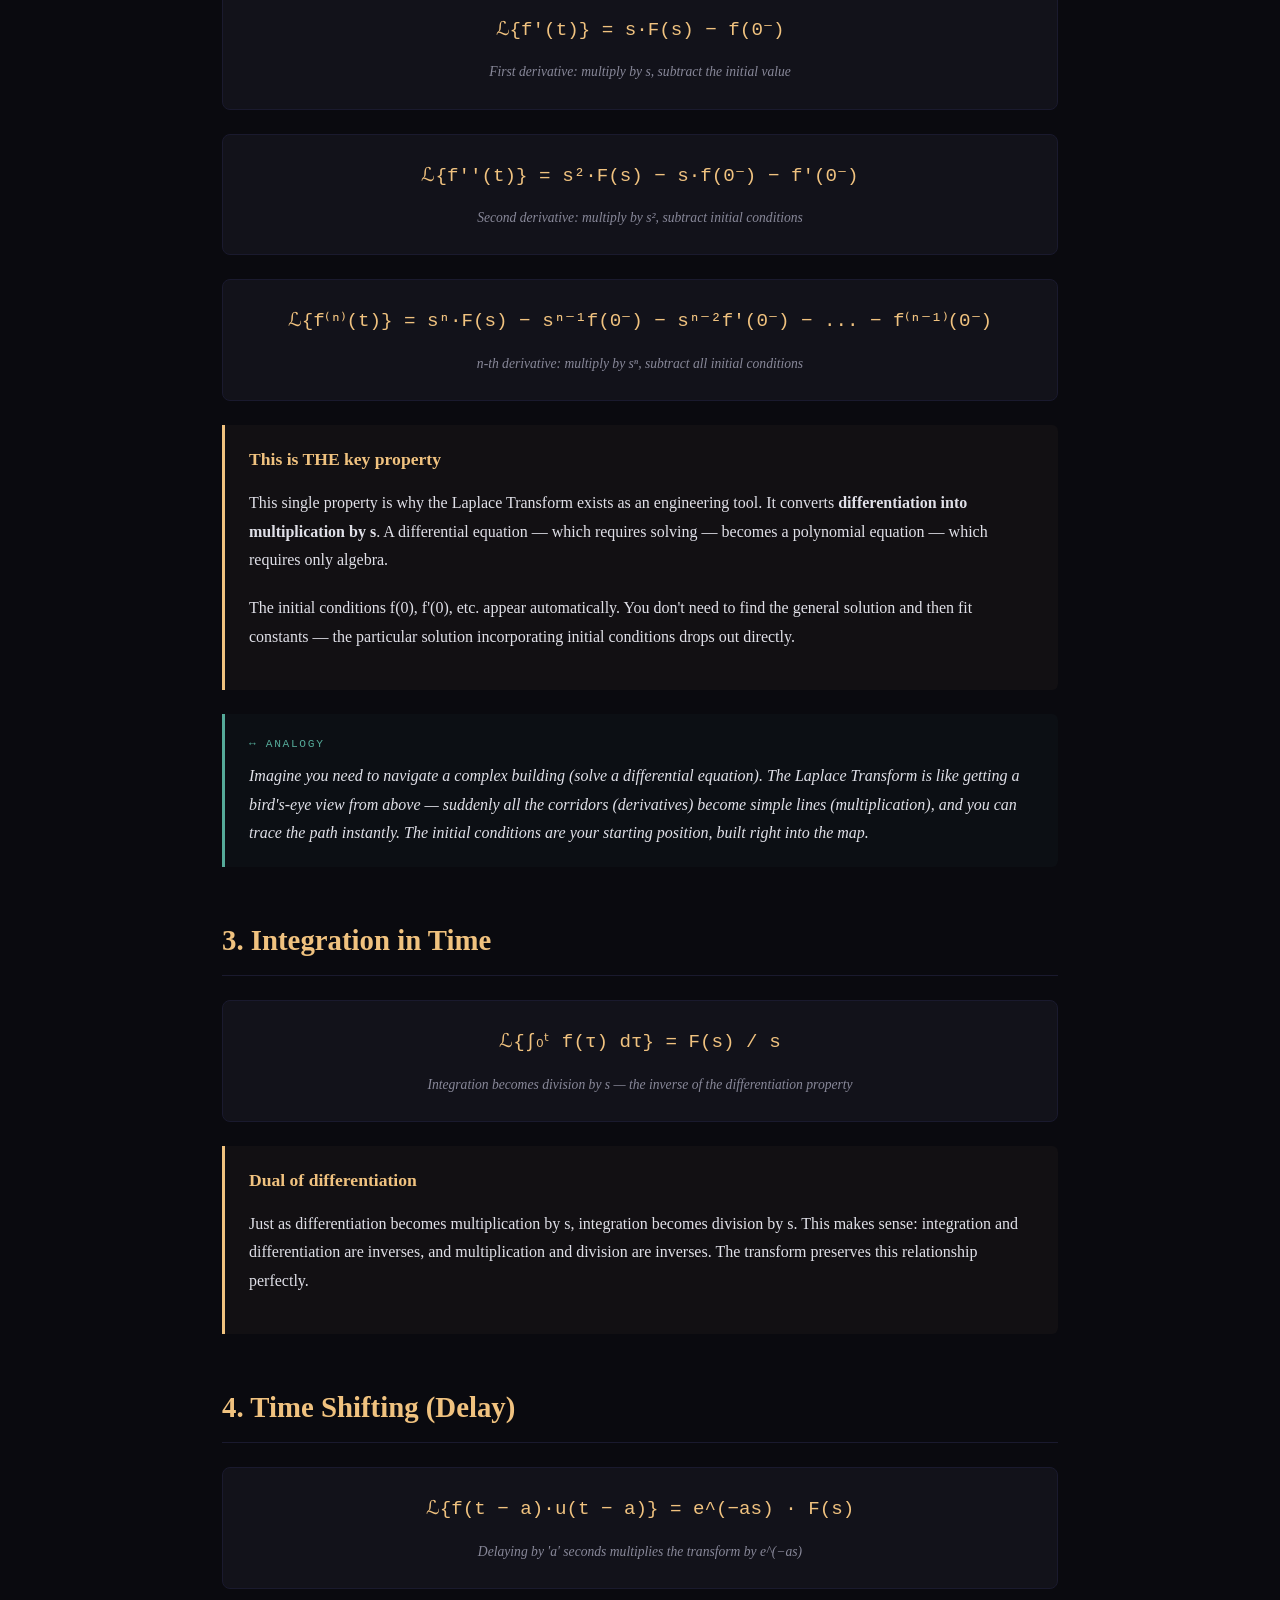
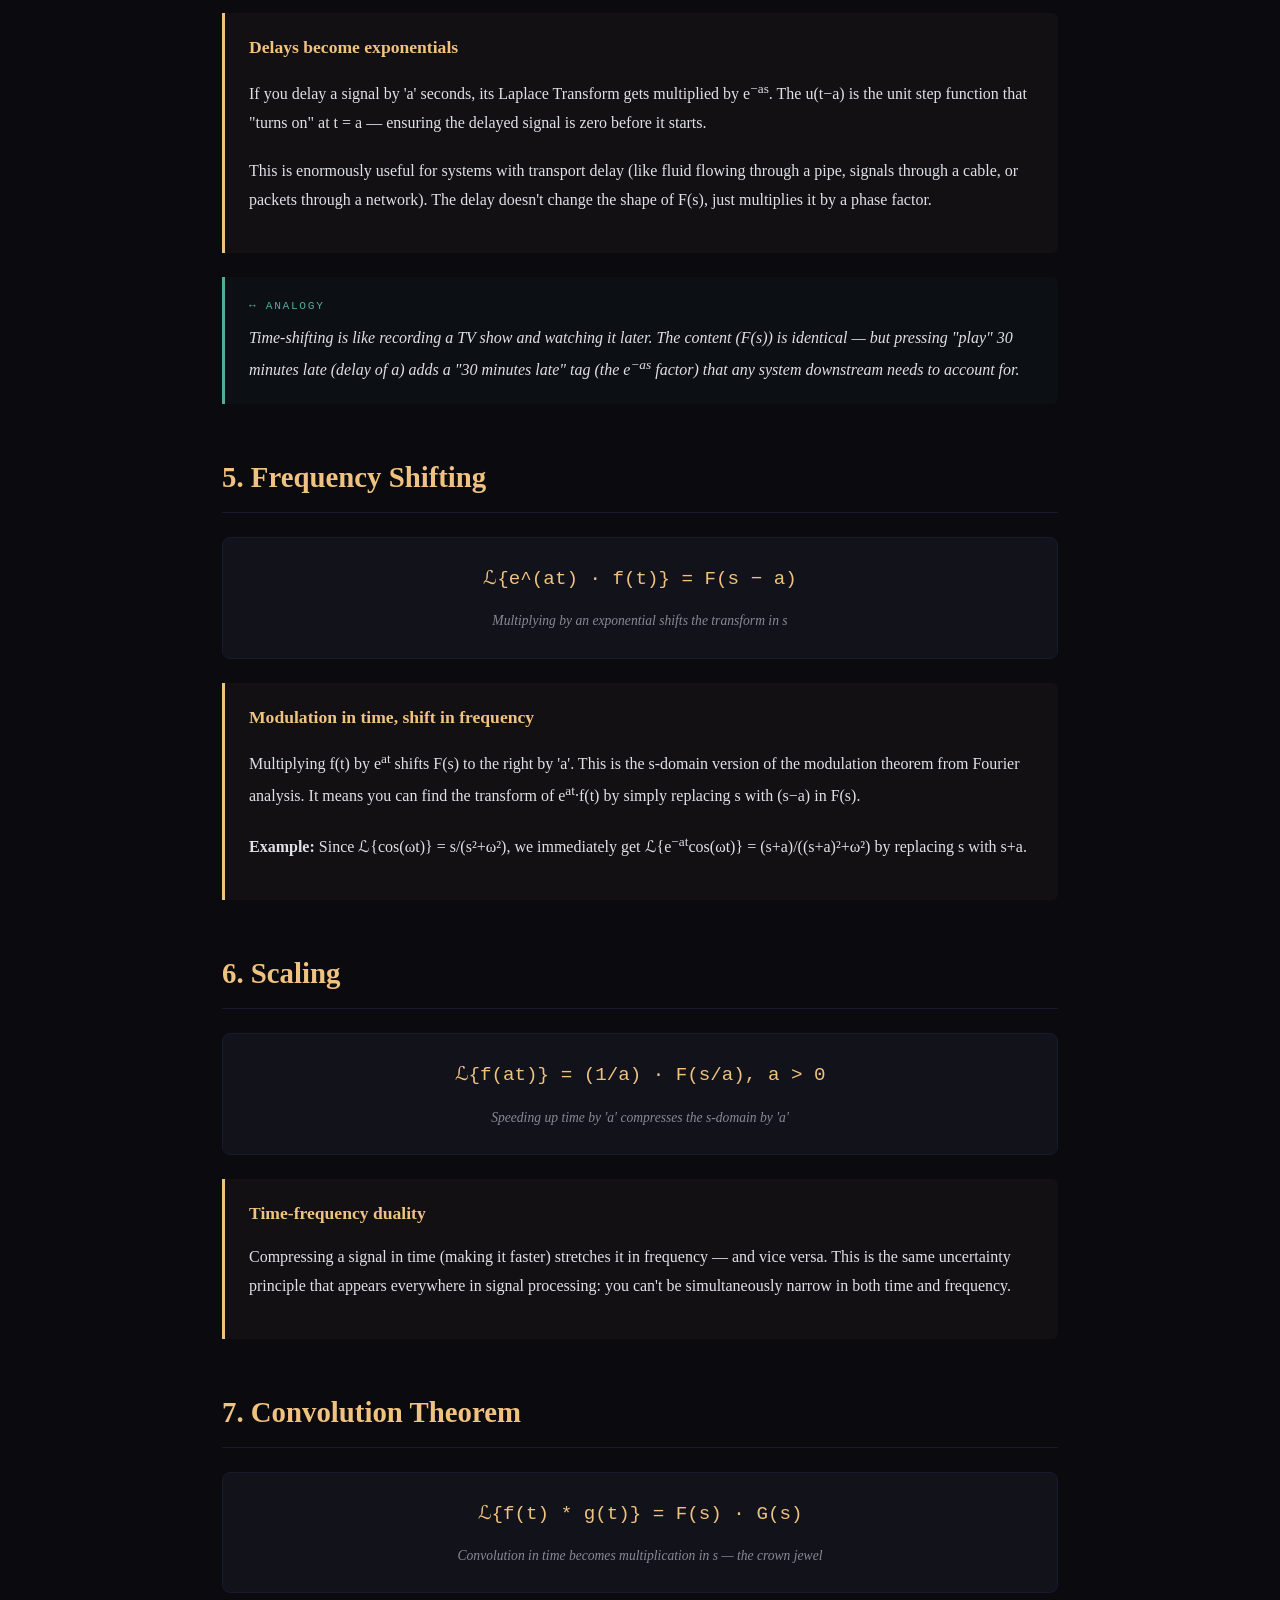
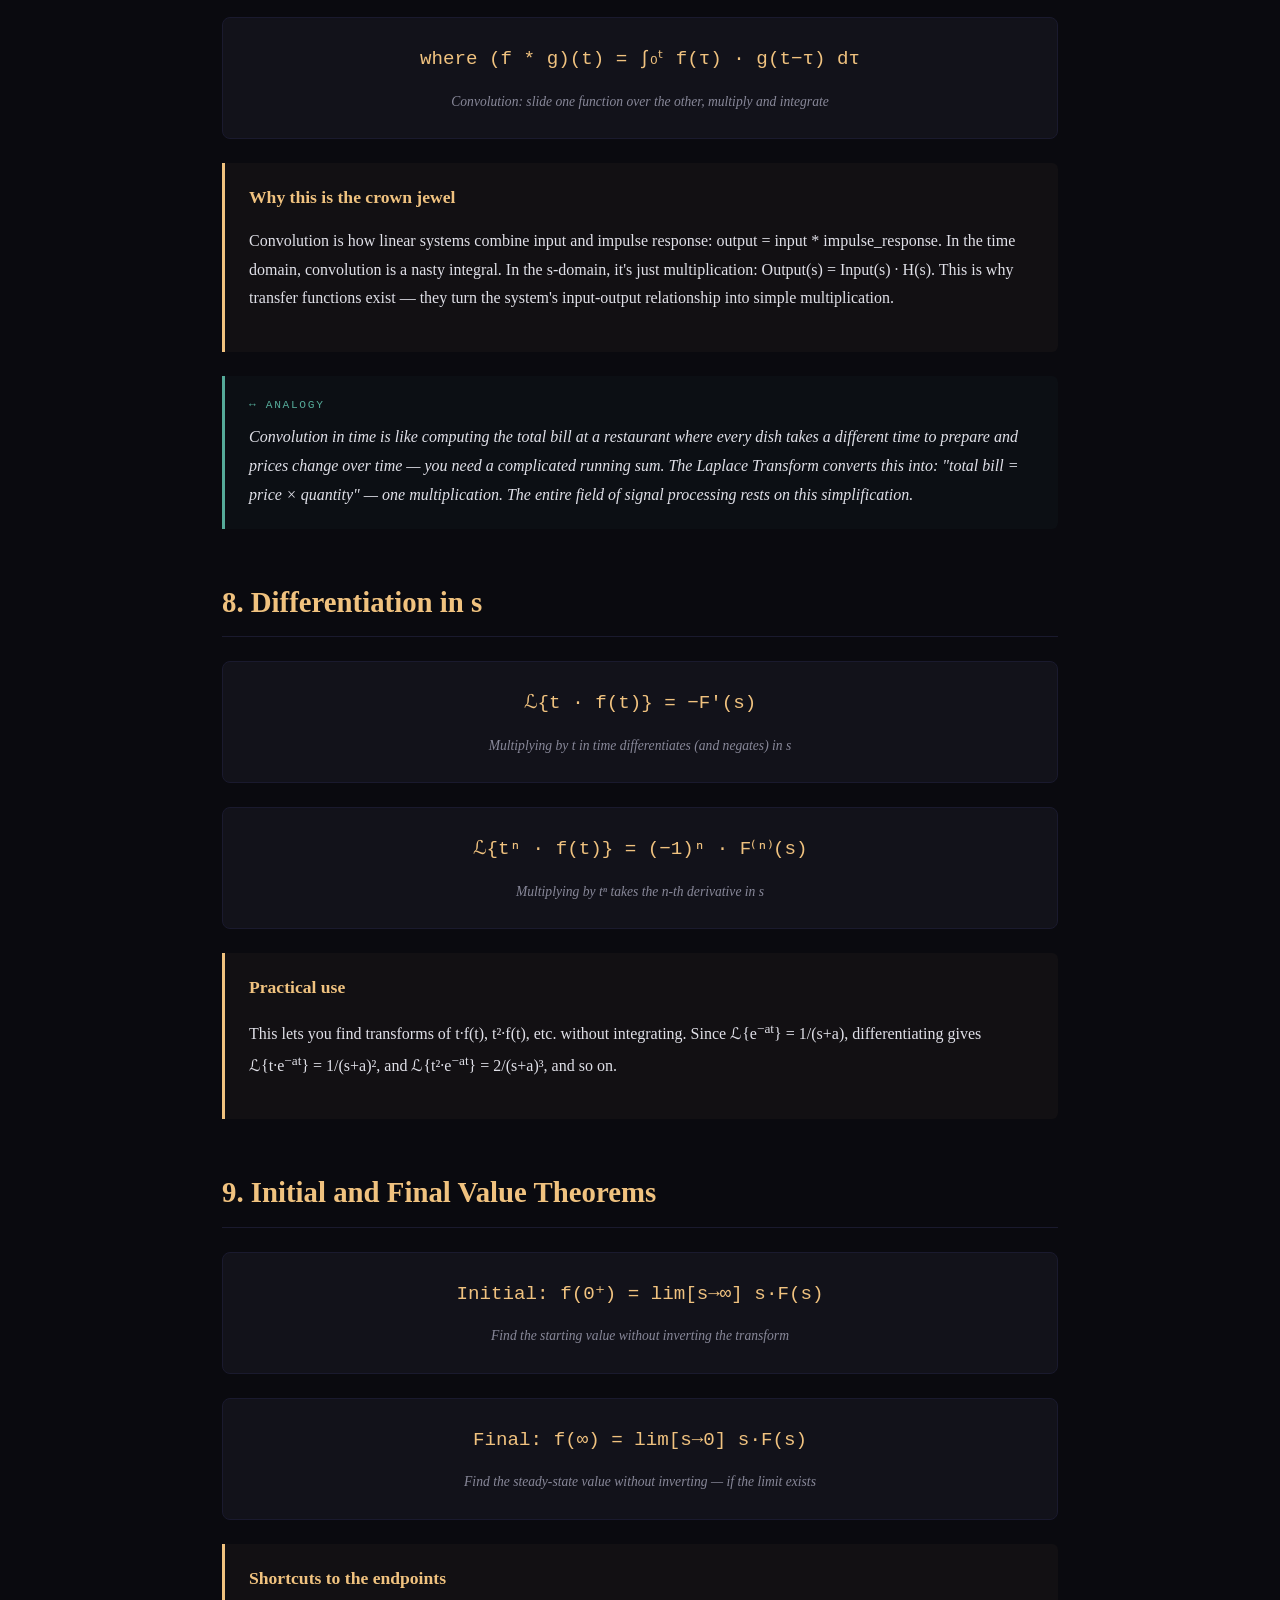
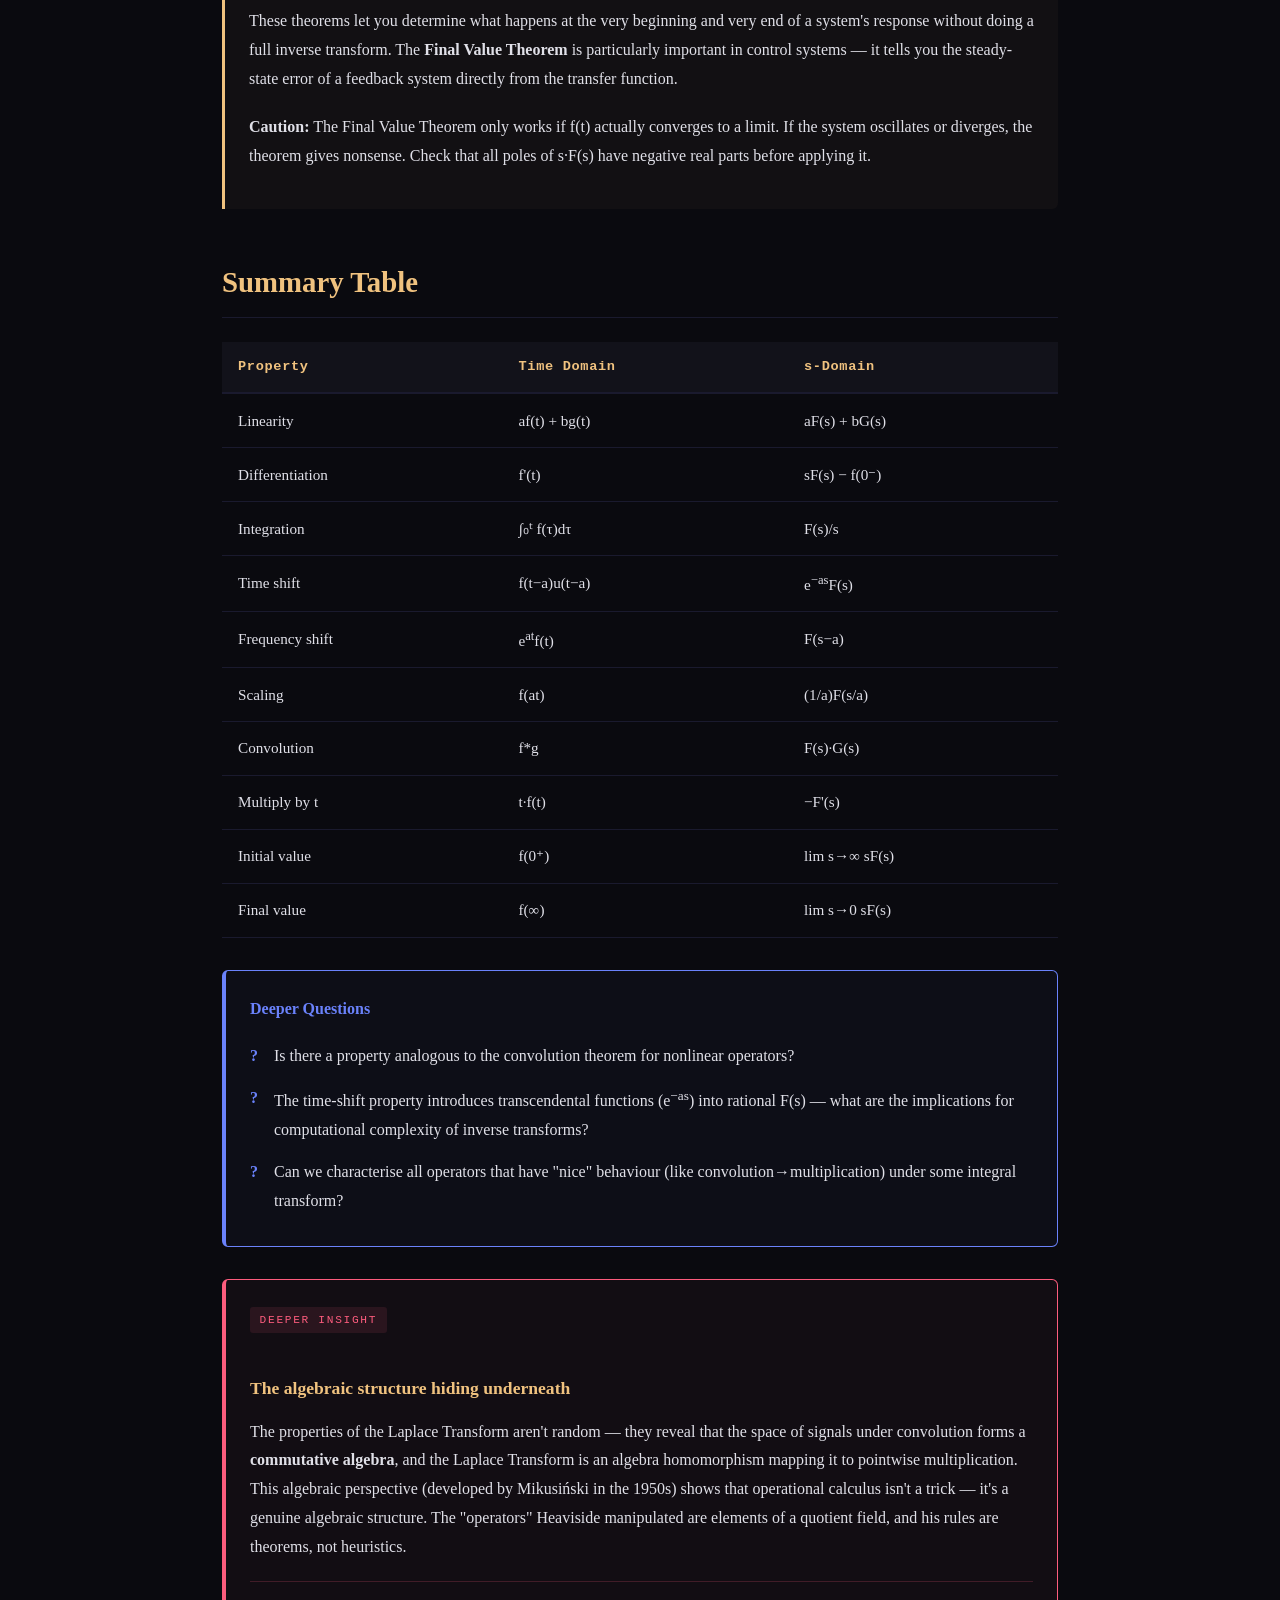
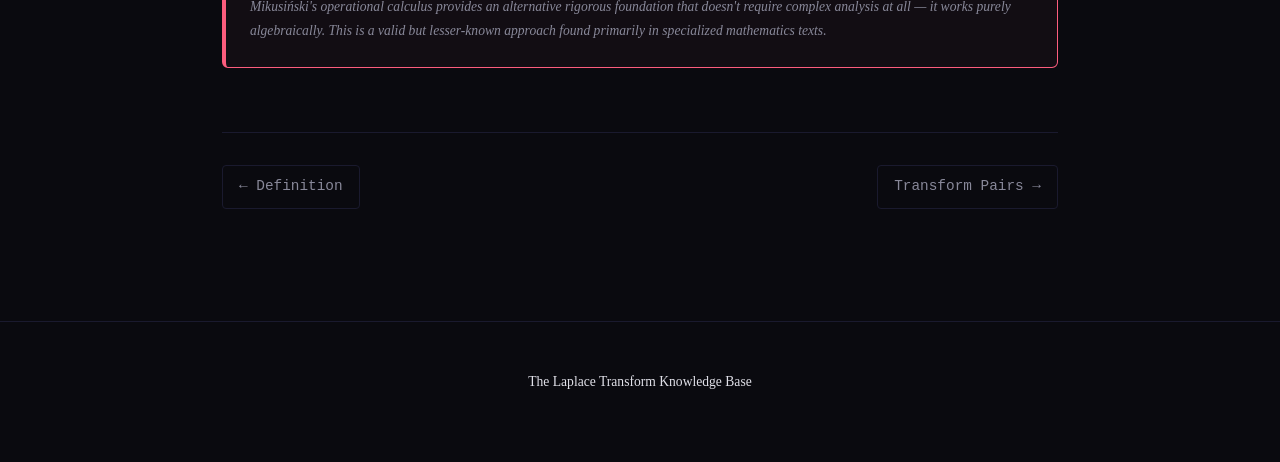
<file: properties.html>
<!DOCTYPE html>
<html lang="en">
<head>
    <meta charset="UTF-8">
    <meta name="viewport" content="width=device-width, initial-scale=1.0">
    <title>Properties & Theorems — The Laplace Transform</title>
    <link rel="stylesheet" href="styles.css">
</head>
<body>
    <nav class="nav">
        <a href="index.html" class="nav-home">&#x2112;</a>
        <a href="history.html">History</a>
        <a href="definition.html">Definition</a>
        <a href="properties.html" class="active">Properties</a>
        <a href="table.html">Transform Pairs</a>
        <a href="inverse.html">Inverse</a>
        <a href="diffeq.html">Diff Equations</a>
        <a href="control.html">Control Systems</a>
        <a href="applications.html">Applications</a>
        <a href="animations.html">Animations</a>
    </nav>

    <div class="hero">
        <h1>Properties & Theorems</h1>
        <p class="subtitle">The algebraic rules that make the transform powerful</p>
    </div>

    <div class="content">
        <div class="stat-strip">
            <div class="stat-item">
                <span class="stat-number">10+</span>
                <span class="stat-label">key properties</span>
            </div>
            <div class="stat-item">
                <span class="stat-number">d/dt → ×s</span>
                <span class="stat-label">differentiation rule</span>
            </div>
            <div class="stat-item">
                <span class="stat-number">∫ → ÷s</span>
                <span class="stat-label">integration rule</span>
            </div>
            <div class="stat-item">
                <span class="stat-number">* → ×</span>
                <span class="stat-label">convolution rule</span>
            </div>
        </div>

        <div class="explanation">
            <h4>Why properties matter</h4>
            <p>You rarely compute a Laplace Transform from the integral definition. Instead, you build up complex transforms from simple ones using these properties — the same way you rarely integrate from first principles but use rules like the chain rule and integration by parts. Master these properties and you can transform almost anything by inspection.</p>
        </div>

        <h2>1. Linearity</h2>

        <div class="formula">
            ℒ{a·f(t) + b·g(t)} = a·F(s) + b·G(s)
            <span class="description">The transform of a sum is the sum of transforms. Constants pass through unchanged.</span>
        </div>

        <div class="explanation">
            <h4>What it means</h4>
            <p>This is the most fundamental property — it makes the Laplace Transform a <strong>linear operator</strong>. Any linear combination of functions transforms to the same linear combination of their transforms. This means you can break complex functions into simpler pieces, transform each one from a table, and add the results.</p>
        </div>

        <div class="analogy">
            Linearity is like a universal translator that works word-by-word. If you know how to translate "cat" and "dog" separately, you automatically know how to translate "3 cats and 2 dogs" — just combine the pieces. Without linearity, knowing the pieces wouldn't help with combinations.
        </div>

        <h2>2. Differentiation in Time</h2>

        <div class="formula">
            ℒ{f'(t)} = s·F(s) − f(0⁻)
            <span class="description">First derivative: multiply by s, subtract the initial value</span>
        </div>

        <div class="formula">
            ℒ{f''(t)} = s²·F(s) − s·f(0⁻) − f'(0⁻)
            <span class="description">Second derivative: multiply by s², subtract initial conditions</span>
        </div>

        <div class="formula">
            ℒ{f⁽ⁿ⁾(t)} = sⁿ·F(s) − sⁿ⁻¹f(0⁻) − sⁿ⁻²f'(0⁻) − ... − f⁽ⁿ⁻¹⁾(0⁻)
            <span class="description">n-th derivative: multiply by sⁿ, subtract all initial conditions</span>
        </div>

        <div class="explanation">
            <h4>This is THE key property</h4>
            <p>This single property is why the Laplace Transform exists as an engineering tool. It converts <strong>differentiation into multiplication by s</strong>. A differential equation — which requires solving — becomes a polynomial equation — which requires only algebra.</p>
            <p>The initial conditions f(0), f'(0), etc. appear automatically. You don't need to find the general solution and then fit constants — the particular solution incorporating initial conditions drops out directly.</p>
        </div>

        <div class="analogy">
            Imagine you need to navigate a complex building (solve a differential equation). The Laplace Transform is like getting a bird's-eye view from above — suddenly all the corridors (derivatives) become simple lines (multiplication), and you can trace the path instantly. The initial conditions are your starting position, built right into the map.
        </div>

        <h2>3. Integration in Time</h2>

        <div class="formula">
            ℒ{∫₀ᵗ f(τ) dτ} = F(s) / s
            <span class="description">Integration becomes division by s — the inverse of the differentiation property</span>
        </div>

        <div class="explanation">
            <h4>Dual of differentiation</h4>
            <p>Just as differentiation becomes multiplication by s, integration becomes division by s. This makes sense: integration and differentiation are inverses, and multiplication and division are inverses. The transform preserves this relationship perfectly.</p>
        </div>

        <h2>4. Time Shifting (Delay)</h2>

        <div class="formula">
            ℒ{f(t − a)·u(t − a)} = e^(−as) · F(s)
            <span class="description">Delaying by 'a' seconds multiplies the transform by e^(−as)</span>
        </div>

        <div class="explanation">
            <h4>Delays become exponentials</h4>
            <p>If you delay a signal by 'a' seconds, its Laplace Transform gets multiplied by e<sup>−as</sup>. The u(t−a) is the unit step function that "turns on" at t = a — ensuring the delayed signal is zero before it starts.</p>
            <p>This is enormously useful for systems with transport delay (like fluid flowing through a pipe, signals through a cable, or packets through a network). The delay doesn't change the shape of F(s), just multiplies it by a phase factor.</p>
        </div>

        <div class="analogy">
            Time-shifting is like recording a TV show and watching it later. The content (F(s)) is identical — but pressing "play" 30 minutes late (delay of a) adds a "30 minutes late" tag (the e<sup>−as</sup> factor) that any system downstream needs to account for.
        </div>

        <h2>5. Frequency Shifting</h2>

        <div class="formula">
            ℒ{e^(at) · f(t)} = F(s − a)
            <span class="description">Multiplying by an exponential shifts the transform in s</span>
        </div>

        <div class="explanation">
            <h4>Modulation in time, shift in frequency</h4>
            <p>Multiplying f(t) by e<sup>at</sup> shifts F(s) to the right by 'a'. This is the s-domain version of the modulation theorem from Fourier analysis. It means you can find the transform of e<sup>at</sup>·f(t) by simply replacing s with (s−a) in F(s).</p>
            <p><strong>Example:</strong> Since ℒ{cos(ωt)} = s/(s²+ω²), we immediately get ℒ{e<sup>−at</sup>cos(ωt)} = (s+a)/((s+a)²+ω²) by replacing s with s+a.</p>
        </div>

        <h2>6. Scaling</h2>

        <div class="formula">
            ℒ{f(at)} = (1/a) · F(s/a),  a > 0
            <span class="description">Speeding up time by 'a' compresses the s-domain by 'a'</span>
        </div>

        <div class="explanation">
            <h4>Time-frequency duality</h4>
            <p>Compressing a signal in time (making it faster) stretches it in frequency — and vice versa. This is the same uncertainty principle that appears everywhere in signal processing: you can't be simultaneously narrow in both time and frequency.</p>
        </div>

        <h2>7. Convolution Theorem</h2>

        <div class="formula">
            ℒ{f(t) * g(t)} = F(s) · G(s)
            <span class="description">Convolution in time becomes multiplication in s — the crown jewel</span>
        </div>

        <div class="formula">
            where (f * g)(t) = ∫₀ᵗ f(τ) · g(t−τ) dτ
            <span class="description">Convolution: slide one function over the other, multiply and integrate</span>
        </div>

        <div class="explanation">
            <h4>Why this is the crown jewel</h4>
            <p>Convolution is how linear systems combine input and impulse response: output = input * impulse_response. In the time domain, convolution is a nasty integral. In the s-domain, it's just multiplication: Output(s) = Input(s) · H(s). This is why transfer functions exist — they turn the system's input-output relationship into simple multiplication.</p>
        </div>

        <div class="analogy">
            Convolution in time is like computing the total bill at a restaurant where every dish takes a different time to prepare and prices change over time — you need a complicated running sum. The Laplace Transform converts this into: "total bill = price × quantity" — one multiplication. The entire field of signal processing rests on this simplification.
        </div>

        <h2>8. Differentiation in s</h2>

        <div class="formula">
            ℒ{t · f(t)} = −F'(s)
            <span class="description">Multiplying by t in time differentiates (and negates) in s</span>
        </div>

        <div class="formula">
            ℒ{tⁿ · f(t)} = (−1)ⁿ · F⁽ⁿ⁾(s)
            <span class="description">Multiplying by tⁿ takes the n-th derivative in s</span>
        </div>

        <div class="explanation">
            <h4>Practical use</h4>
            <p>This lets you find transforms of t·f(t), t²·f(t), etc. without integrating. Since ℒ{e<sup>−at</sup>} = 1/(s+a), differentiating gives ℒ{t·e<sup>−at</sup>} = 1/(s+a)², and ℒ{t²·e<sup>−at</sup>} = 2/(s+a)³, and so on.</p>
        </div>

        <h2>9. Initial and Final Value Theorems</h2>

        <div class="formula">
            Initial: f(0⁺) = lim[s→∞] s·F(s)
            <span class="description">Find the starting value without inverting the transform</span>
        </div>

        <div class="formula">
            Final: f(∞) = lim[s→0] s·F(s)
            <span class="description">Find the steady-state value without inverting — if the limit exists</span>
        </div>

        <div class="explanation">
            <h4>Shortcuts to the endpoints</h4>
            <p>These theorems let you determine what happens at the very beginning and very end of a system's response without doing a full inverse transform. The <strong>Final Value Theorem</strong> is particularly important in control systems — it tells you the steady-state error of a feedback system directly from the transfer function.</p>
            <p><strong>Caution:</strong> The Final Value Theorem only works if f(t) actually converges to a limit. If the system oscillates or diverges, the theorem gives nonsense. Check that all poles of s·F(s) have negative real parts before applying it.</p>
        </div>

        <h2>Summary Table</h2>

        <table>
            <thead>
                <tr>
                    <th>Property</th>
                    <th>Time Domain</th>
                    <th>s-Domain</th>
                </tr>
            </thead>
            <tbody>
                <tr>
                    <td>Linearity</td>
                    <td>af(t) + bg(t)</td>
                    <td>aF(s) + bG(s)</td>
                </tr>
                <tr>
                    <td>Differentiation</td>
                    <td>f'(t)</td>
                    <td>sF(s) − f(0⁻)</td>
                </tr>
                <tr>
                    <td>Integration</td>
                    <td>∫₀ᵗ f(τ)dτ</td>
                    <td>F(s)/s</td>
                </tr>
                <tr>
                    <td>Time shift</td>
                    <td>f(t−a)u(t−a)</td>
                    <td>e<sup>−as</sup>F(s)</td>
                </tr>
                <tr>
                    <td>Frequency shift</td>
                    <td>e<sup>at</sup>f(t)</td>
                    <td>F(s−a)</td>
                </tr>
                <tr>
                    <td>Scaling</td>
                    <td>f(at)</td>
                    <td>(1/a)F(s/a)</td>
                </tr>
                <tr>
                    <td>Convolution</td>
                    <td>f*g</td>
                    <td>F(s)·G(s)</td>
                </tr>
                <tr>
                    <td>Multiply by t</td>
                    <td>t·f(t)</td>
                    <td>−F'(s)</td>
                </tr>
                <tr>
                    <td>Initial value</td>
                    <td>f(0⁺)</td>
                    <td>lim s→∞ sF(s)</td>
                </tr>
                <tr>
                    <td>Final value</td>
                    <td>f(∞)</td>
                    <td>lim s→0 sF(s)</td>
                </tr>
            </tbody>
        </table>

        <div class="question-box">
            <h4>Deeper Questions</h4>
            <ul>
                <li>Is there a property analogous to the convolution theorem for nonlinear operators?</li>
                <li>The time-shift property introduces transcendental functions (e<sup>−as</sup>) into rational F(s) — what are the implications for computational complexity of inverse transforms?</li>
                <li>Can we characterise all operators that have "nice" behaviour (like convolution→multiplication) under some integral transform?</li>
            </ul>
        </div>

        <div class="speculation-box">
            <h4>The algebraic structure hiding underneath</h4>
            <p>The properties of the Laplace Transform aren't random — they reveal that the space of signals under convolution forms a <strong>commutative algebra</strong>, and the Laplace Transform is an algebra homomorphism mapping it to pointwise multiplication. This algebraic perspective (developed by Mikusiński in the 1950s) shows that operational calculus isn't a trick — it's a genuine algebraic structure. The "operators" Heaviside manipulated are elements of a quotient field, and his rules are theorems, not heuristics.</p>
            <p class="caveat">Mikusiński's operational calculus provides an alternative rigorous foundation that doesn't require complex analysis at all — it works purely algebraically. This is a valid but lesser-known approach found primarily in specialized mathematics texts.</p>
        </div>

        <div class="page-nav">
            <a href="definition.html">← Definition</a>
            <a href="table.html">Transform Pairs →</a>
        </div>
    </div>

    <footer>
        <p>The Laplace Transform Knowledge Base</p>
    </footer>
</body>
</html>
</file>
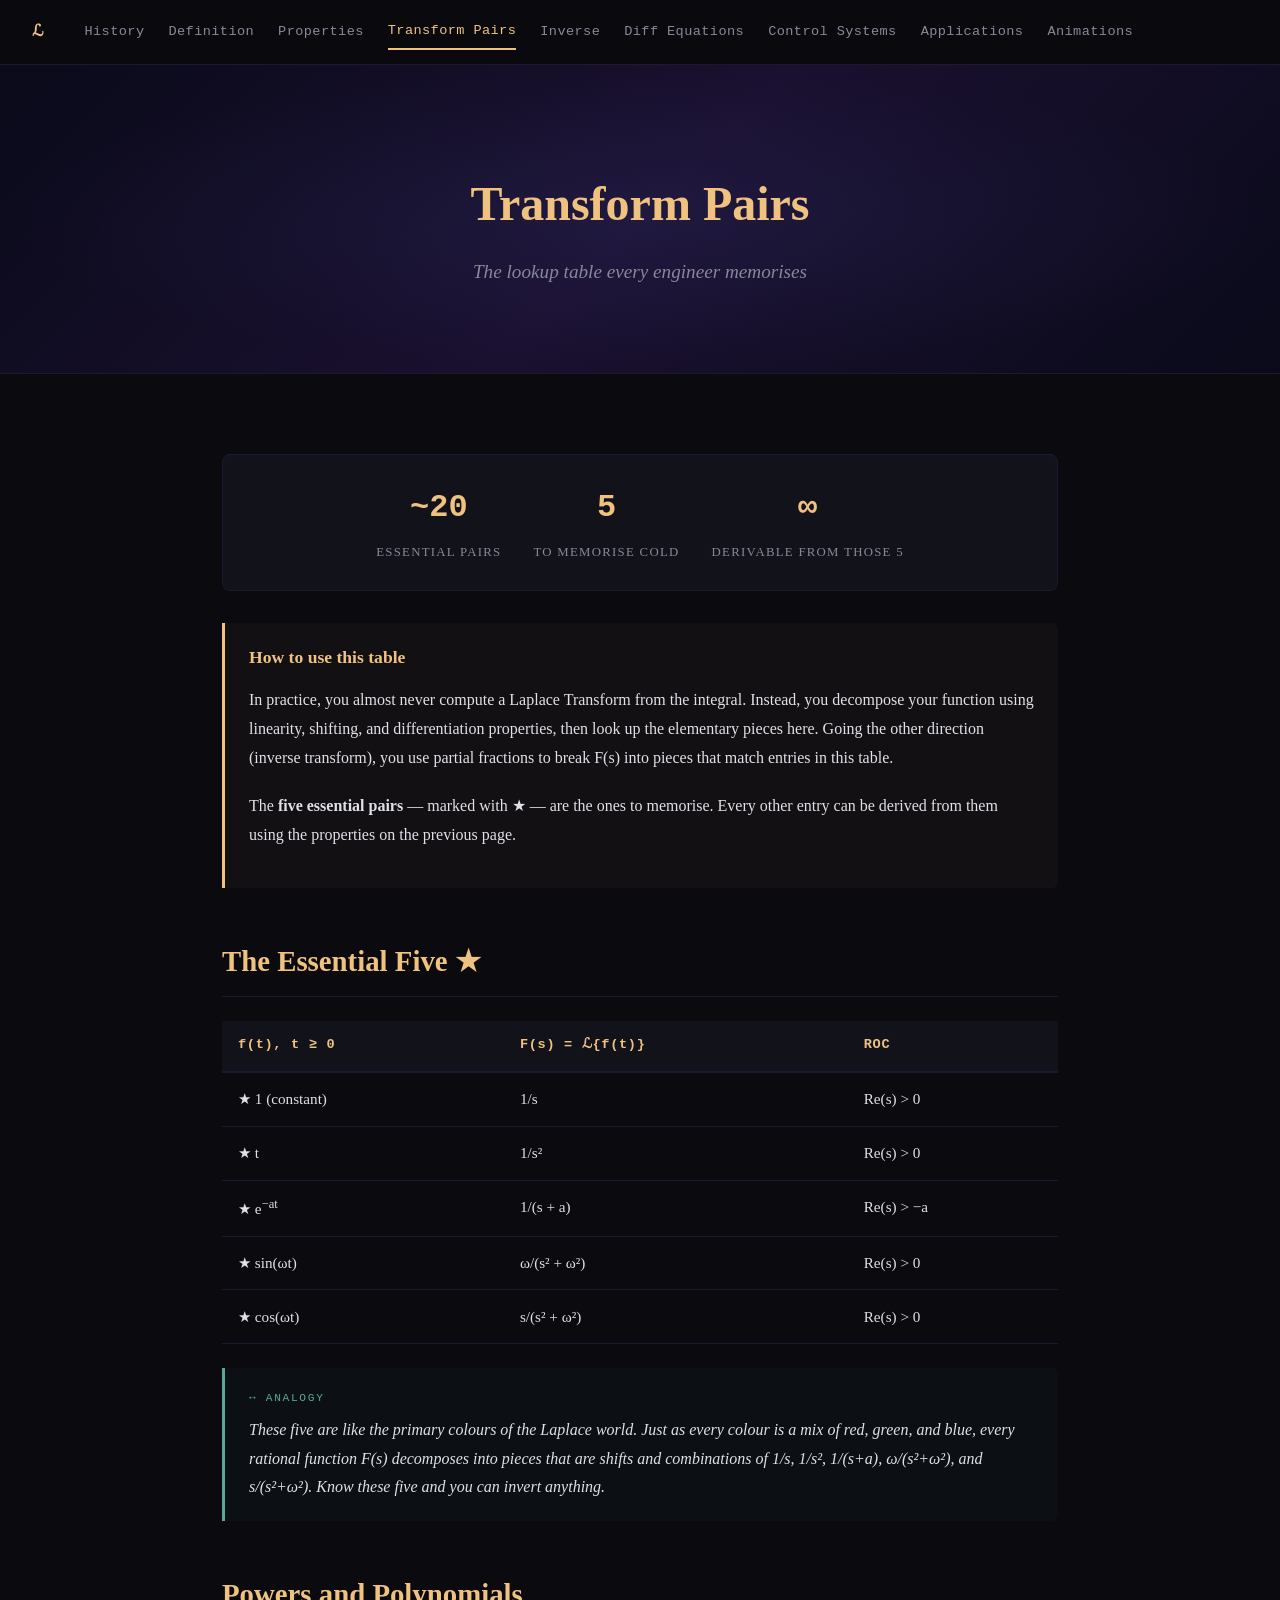
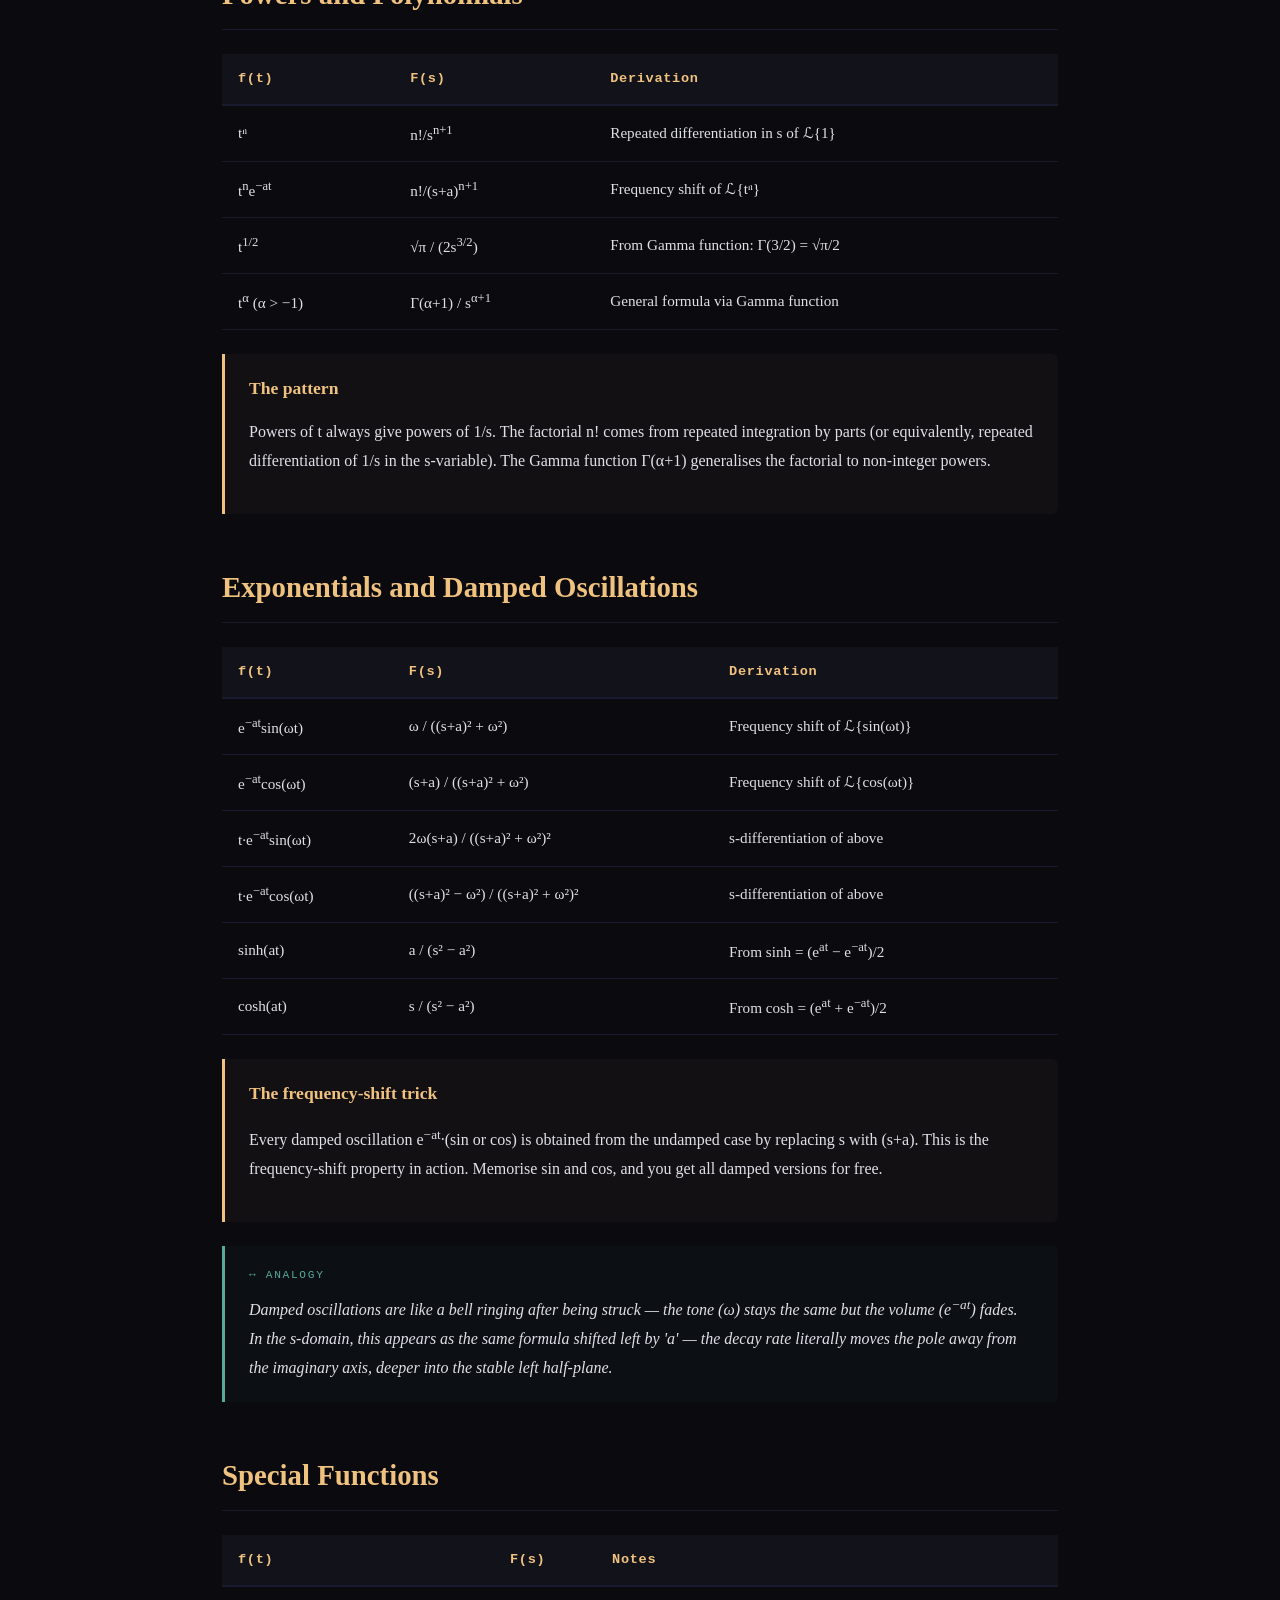
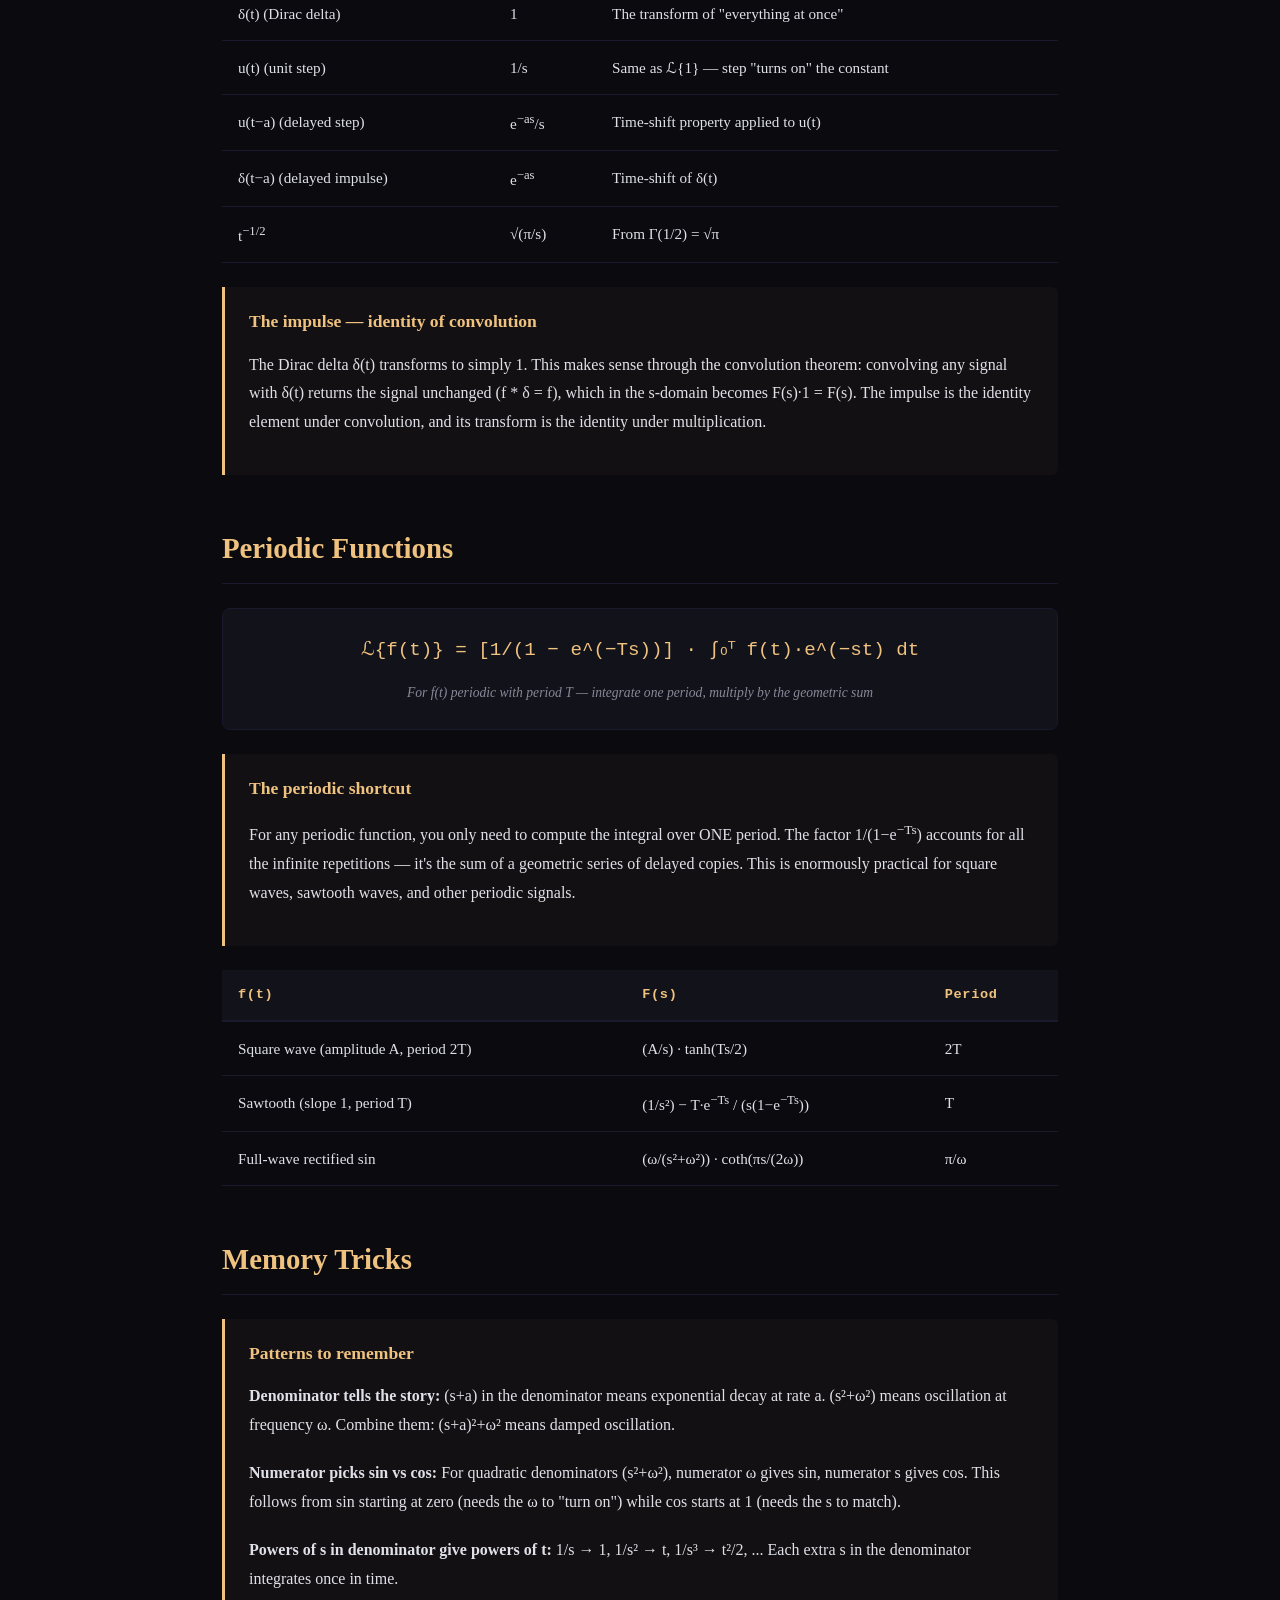
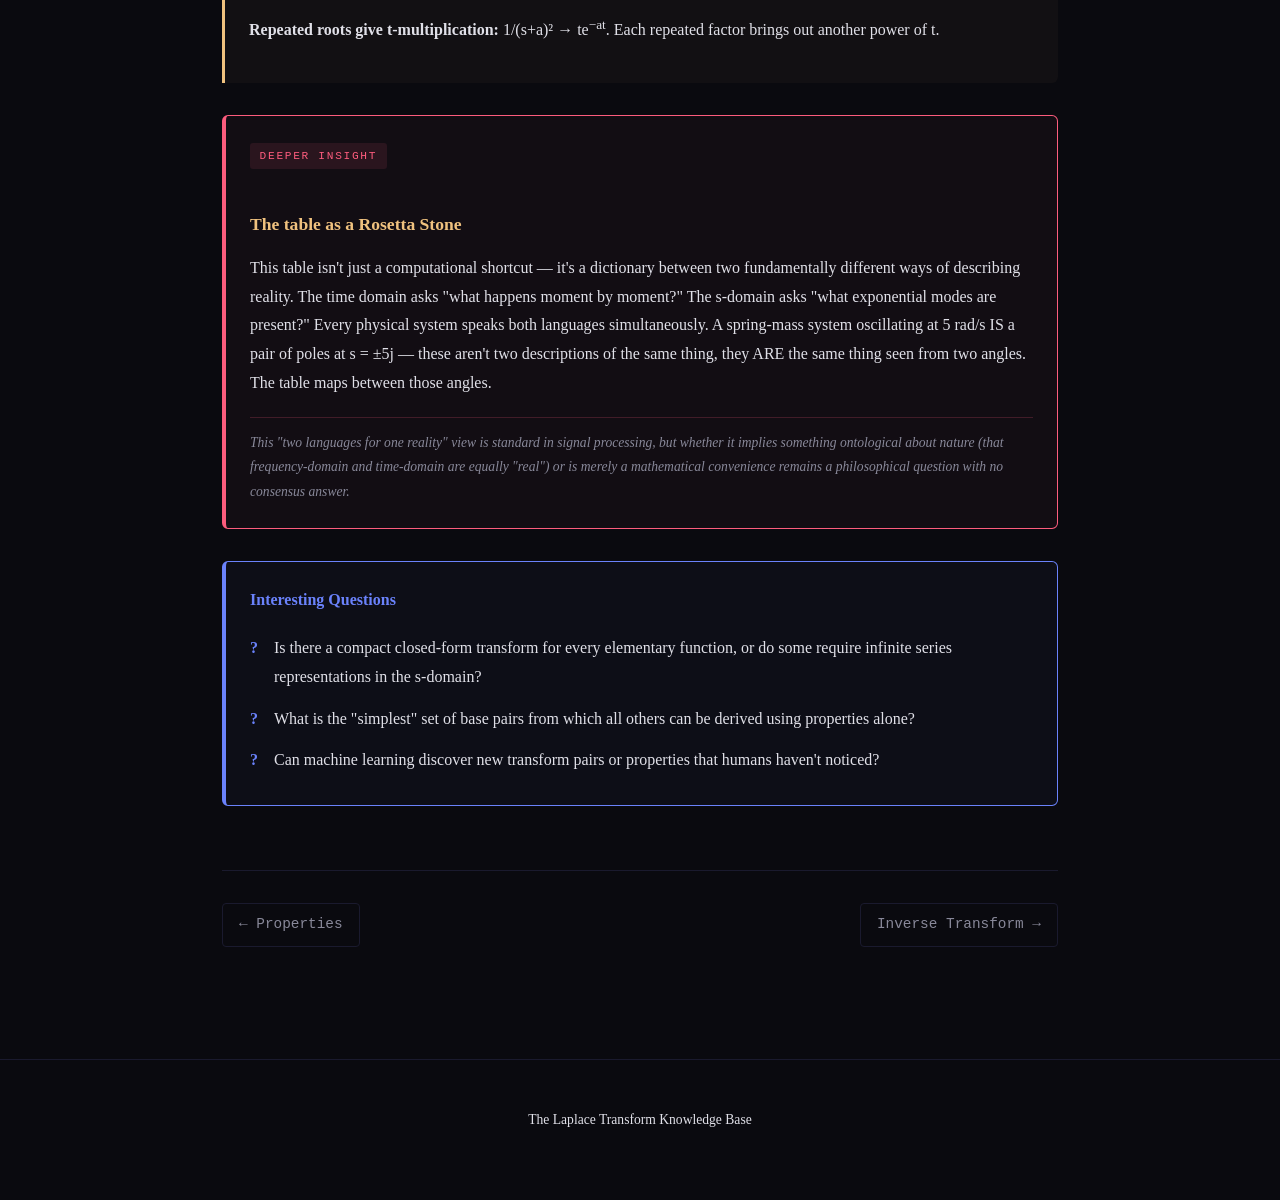
<file: table.html>
<!DOCTYPE html>
<html lang="en">
<head>
    <meta charset="UTF-8">
    <meta name="viewport" content="width=device-width, initial-scale=1.0">
    <title>Transform Pairs — The Laplace Transform</title>
    <link rel="stylesheet" href="styles.css">
</head>
<body>
    <nav class="nav">
        <a href="index.html" class="nav-home">&#x2112;</a>
        <a href="history.html">History</a>
        <a href="definition.html">Definition</a>
        <a href="properties.html">Properties</a>
        <a href="table.html" class="active">Transform Pairs</a>
        <a href="inverse.html">Inverse</a>
        <a href="diffeq.html">Diff Equations</a>
        <a href="control.html">Control Systems</a>
        <a href="applications.html">Applications</a>
        <a href="animations.html">Animations</a>
    </nav>

    <div class="hero">
        <h1>Transform Pairs</h1>
        <p class="subtitle">The lookup table every engineer memorises</p>
    </div>

    <div class="content">
        <div class="stat-strip">
            <div class="stat-item">
                <span class="stat-number">~20</span>
                <span class="stat-label">essential pairs</span>
            </div>
            <div class="stat-item">
                <span class="stat-number">5</span>
                <span class="stat-label">to memorise cold</span>
            </div>
            <div class="stat-item">
                <span class="stat-number">∞</span>
                <span class="stat-label">derivable from those 5</span>
            </div>
        </div>

        <div class="explanation">
            <h4>How to use this table</h4>
            <p>In practice, you almost never compute a Laplace Transform from the integral. Instead, you decompose your function using linearity, shifting, and differentiation properties, then look up the elementary pieces here. Going the other direction (inverse transform), you use partial fractions to break F(s) into pieces that match entries in this table.</p>
            <p>The <strong>five essential pairs</strong> — marked with ★ — are the ones to memorise. Every other entry can be derived from them using the properties on the previous page.</p>
        </div>

        <h2>The Essential Five ★</h2>

        <table>
            <thead>
                <tr>
                    <th>f(t), t ≥ 0</th>
                    <th>F(s) = ℒ{f(t)}</th>
                    <th>ROC</th>
                </tr>
            </thead>
            <tbody>
                <tr>
                    <td>★ 1 (constant)</td>
                    <td>1/s</td>
                    <td>Re(s) > 0</td>
                </tr>
                <tr>
                    <td>★ t</td>
                    <td>1/s²</td>
                    <td>Re(s) > 0</td>
                </tr>
                <tr>
                    <td>★ e<sup>−at</sup></td>
                    <td>1/(s + a)</td>
                    <td>Re(s) > −a</td>
                </tr>
                <tr>
                    <td>★ sin(ωt)</td>
                    <td>ω/(s² + ω²)</td>
                    <td>Re(s) > 0</td>
                </tr>
                <tr>
                    <td>★ cos(ωt)</td>
                    <td>s/(s² + ω²)</td>
                    <td>Re(s) > 0</td>
                </tr>
            </tbody>
        </table>

        <div class="analogy">
            These five are like the primary colours of the Laplace world. Just as every colour is a mix of red, green, and blue, every rational function F(s) decomposes into pieces that are shifts and combinations of 1/s, 1/s², 1/(s+a), ω/(s²+ω²), and s/(s²+ω²). Know these five and you can invert anything.
        </div>

        <h2>Powers and Polynomials</h2>

        <table>
            <thead>
                <tr>
                    <th>f(t)</th>
                    <th>F(s)</th>
                    <th>Derivation</th>
                </tr>
            </thead>
            <tbody>
                <tr>
                    <td>tⁿ</td>
                    <td>n!/s<sup>n+1</sup></td>
                    <td>Repeated differentiation in s of ℒ{1}</td>
                </tr>
                <tr>
                    <td>t<sup>n</sup>e<sup>−at</sup></td>
                    <td>n!/(s+a)<sup>n+1</sup></td>
                    <td>Frequency shift of ℒ{tⁿ}</td>
                </tr>
                <tr>
                    <td>t<sup>1/2</sup></td>
                    <td>√π / (2s<sup>3/2</sup>)</td>
                    <td>From Gamma function: Γ(3/2) = √π/2</td>
                </tr>
                <tr>
                    <td>t<sup>α</sup> (α > −1)</td>
                    <td>Γ(α+1) / s<sup>α+1</sup></td>
                    <td>General formula via Gamma function</td>
                </tr>
            </tbody>
        </table>

        <div class="explanation">
            <h4>The pattern</h4>
            <p>Powers of t always give powers of 1/s. The factorial n! comes from repeated integration by parts (or equivalently, repeated differentiation of 1/s in the s-variable). The Gamma function Γ(α+1) generalises the factorial to non-integer powers.</p>
        </div>

        <h2>Exponentials and Damped Oscillations</h2>

        <table>
            <thead>
                <tr>
                    <th>f(t)</th>
                    <th>F(s)</th>
                    <th>Derivation</th>
                </tr>
            </thead>
            <tbody>
                <tr>
                    <td>e<sup>−at</sup>sin(ωt)</td>
                    <td>ω / ((s+a)² + ω²)</td>
                    <td>Frequency shift of ℒ{sin(ωt)}</td>
                </tr>
                <tr>
                    <td>e<sup>−at</sup>cos(ωt)</td>
                    <td>(s+a) / ((s+a)² + ω²)</td>
                    <td>Frequency shift of ℒ{cos(ωt)}</td>
                </tr>
                <tr>
                    <td>t·e<sup>−at</sup>sin(ωt)</td>
                    <td>2ω(s+a) / ((s+a)² + ω²)²</td>
                    <td>s-differentiation of above</td>
                </tr>
                <tr>
                    <td>t·e<sup>−at</sup>cos(ωt)</td>
                    <td>((s+a)² − ω²) / ((s+a)² + ω²)²</td>
                    <td>s-differentiation of above</td>
                </tr>
                <tr>
                    <td>sinh(at)</td>
                    <td>a / (s² − a²)</td>
                    <td>From sinh = (e<sup>at</sup> − e<sup>−at</sup>)/2</td>
                </tr>
                <tr>
                    <td>cosh(at)</td>
                    <td>s / (s² − a²)</td>
                    <td>From cosh = (e<sup>at</sup> + e<sup>−at</sup>)/2</td>
                </tr>
            </tbody>
        </table>

        <div class="explanation">
            <h4>The frequency-shift trick</h4>
            <p>Every damped oscillation e<sup>−at</sup>·(sin or cos) is obtained from the undamped case by replacing s with (s+a). This is the frequency-shift property in action. Memorise sin and cos, and you get all damped versions for free.</p>
        </div>

        <div class="analogy">
            Damped oscillations are like a bell ringing after being struck — the tone (ω) stays the same but the volume (e<sup>−at</sup>) fades. In the s-domain, this appears as the same formula shifted left by 'a' — the decay rate literally moves the pole away from the imaginary axis, deeper into the stable left half-plane.
        </div>

        <h2>Special Functions</h2>

        <table>
            <thead>
                <tr>
                    <th>f(t)</th>
                    <th>F(s)</th>
                    <th>Notes</th>
                </tr>
            </thead>
            <tbody>
                <tr>
                    <td>δ(t) (Dirac delta)</td>
                    <td>1</td>
                    <td>The transform of "everything at once"</td>
                </tr>
                <tr>
                    <td>u(t) (unit step)</td>
                    <td>1/s</td>
                    <td>Same as ℒ{1} — step "turns on" the constant</td>
                </tr>
                <tr>
                    <td>u(t−a) (delayed step)</td>
                    <td>e<sup>−as</sup>/s</td>
                    <td>Time-shift property applied to u(t)</td>
                </tr>
                <tr>
                    <td>δ(t−a) (delayed impulse)</td>
                    <td>e<sup>−as</sup></td>
                    <td>Time-shift of δ(t)</td>
                </tr>
                <tr>
                    <td>t<sup>−1/2</sup></td>
                    <td>√(π/s)</td>
                    <td>From Γ(1/2) = √π</td>
                </tr>
            </tbody>
        </table>

        <div class="explanation">
            <h4>The impulse — identity of convolution</h4>
            <p>The Dirac delta δ(t) transforms to simply 1. This makes sense through the convolution theorem: convolving any signal with δ(t) returns the signal unchanged (f * δ = f), which in the s-domain becomes F(s)·1 = F(s). The impulse is the identity element under convolution, and its transform is the identity under multiplication.</p>
        </div>

        <h2>Periodic Functions</h2>

        <div class="formula">
            ℒ{f(t)} = [1/(1 − e^(−Ts))] · ∫₀ᵀ f(t)·e^(−st) dt
            <span class="description">For f(t) periodic with period T — integrate one period, multiply by the geometric sum</span>
        </div>

        <div class="explanation">
            <h4>The periodic shortcut</h4>
            <p>For any periodic function, you only need to compute the integral over ONE period. The factor 1/(1−e<sup>−Ts</sup>) accounts for all the infinite repetitions — it's the sum of a geometric series of delayed copies. This is enormously practical for square waves, sawtooth waves, and other periodic signals.</p>
        </div>

        <table>
            <thead>
                <tr>
                    <th>f(t)</th>
                    <th>F(s)</th>
                    <th>Period</th>
                </tr>
            </thead>
            <tbody>
                <tr>
                    <td>Square wave (amplitude A, period 2T)</td>
                    <td>(A/s) · tanh(Ts/2)</td>
                    <td>2T</td>
                </tr>
                <tr>
                    <td>Sawtooth (slope 1, period T)</td>
                    <td>(1/s²) − T·e<sup>−Ts</sup> / (s(1−e<sup>−Ts</sup>))</td>
                    <td>T</td>
                </tr>
                <tr>
                    <td>Full-wave rectified sin</td>
                    <td>(ω/(s²+ω²)) · coth(πs/(2ω))</td>
                    <td>π/ω</td>
                </tr>
            </tbody>
        </table>

        <h2>Memory Tricks</h2>

        <div class="explanation">
            <h4>Patterns to remember</h4>
            <p><strong>Denominator tells the story:</strong> (s+a) in the denominator means exponential decay at rate a. (s²+ω²) means oscillation at frequency ω. Combine them: (s+a)²+ω² means damped oscillation.</p>
            <p><strong>Numerator picks sin vs cos:</strong> For quadratic denominators (s²+ω²), numerator ω gives sin, numerator s gives cos. This follows from sin starting at zero (needs the ω to "turn on") while cos starts at 1 (needs the s to match).</p>
            <p><strong>Powers of s in denominator give powers of t:</strong> 1/s → 1, 1/s² → t, 1/s³ → t²/2, ... Each extra s in the denominator integrates once in time.</p>
            <p><strong>Repeated roots give t-multiplication:</strong> 1/(s+a)² → te<sup>−at</sup>. Each repeated factor brings out another power of t.</p>
        </div>

        <div class="speculation-box">
            <h4>The table as a Rosetta Stone</h4>
            <p>This table isn't just a computational shortcut — it's a dictionary between two fundamentally different ways of describing reality. The time domain asks "what happens moment by moment?" The s-domain asks "what exponential modes are present?" Every physical system speaks both languages simultaneously. A spring-mass system oscillating at 5 rad/s IS a pair of poles at s = ±5j — these aren't two descriptions of the same thing, they ARE the same thing seen from two angles. The table maps between those angles.</p>
            <p class="caveat">This "two languages for one reality" view is standard in signal processing, but whether it implies something ontological about nature (that frequency-domain and time-domain are equally "real") or is merely a mathematical convenience remains a philosophical question with no consensus answer.</p>
        </div>

        <div class="question-box">
            <h4>Interesting Questions</h4>
            <ul>
                <li>Is there a compact closed-form transform for every elementary function, or do some require infinite series representations in the s-domain?</li>
                <li>What is the "simplest" set of base pairs from which all others can be derived using properties alone?</li>
                <li>Can machine learning discover new transform pairs or properties that humans haven't noticed?</li>
            </ul>
        </div>

        <div class="page-nav">
            <a href="properties.html">← Properties</a>
            <a href="inverse.html">Inverse Transform →</a>
        </div>
    </div>

    <footer>
        <p>The Laplace Transform Knowledge Base</p>
    </footer>
</body>
</html>
</file>
<file: styles.css>
/* Knowledge Base: Laplace Transform */
/* Dark theme with gold/blue accents */

* {
    margin: 0;
    padding: 0;
    box-sizing: border-box;
}

:root {
    --bg: #0a0a0f;
    --bg-card: #12121a;
    --text: #e0e0e8;
    --text-muted: #889;
    --gold: #f0c27f;
    --blue: #6a82fb;
    --pink: #fc5c7d;
    --green: #5a9;
    --border-subtle: #1a1a2e;
}

body {
    background: var(--bg);
    color: var(--text);
    font-family: 'Georgia', serif;
    line-height: 1.8;
    min-height: 100vh;
}

/* Navigation */
.nav {
    position: sticky;
    top: 0;
    z-index: 1000;
    background: rgba(10, 10, 15, 0.95);
    backdrop-filter: blur(10px);
    border-bottom: 1px solid var(--border-subtle);
    padding: 0.8rem 2rem;
    display: flex;
    align-items: center;
    gap: 1.5rem;
    overflow-x: auto;
    white-space: nowrap;
}

.nav a {
    color: var(--text-muted);
    text-decoration: none;
    font-family: 'Courier New', monospace;
    font-size: 0.85rem;
    letter-spacing: 0.03em;
    transition: color 0.2s;
    padding: 0.3rem 0;
}

.nav a:hover {
    color: var(--gold);
}

.nav a.active {
    color: var(--gold);
    border-bottom: 2px solid var(--gold);
}

.nav .nav-home {
    font-weight: bold;
    font-size: 1rem;
    color: var(--gold);
    margin-right: 1rem;
}

/* Hero Section */
.hero {
    position: relative;
    padding: 6rem 2rem 4rem;
    text-align: center;
    background: linear-gradient(135deg, #0a0a1a 0%, #1a1030 50%, #0a0a1a 100%);
    border-bottom: 1px solid var(--border-subtle);
    overflow: hidden;
}

.hero::before {
    content: '';
    position: absolute;
    top: 0;
    left: 0;
    right: 0;
    bottom: 0;
    background: radial-gradient(ellipse at 50% 50%, rgba(106, 130, 251, 0.08) 0%, transparent 70%);
    pointer-events: none;
}

.hero h1 {
    font-size: 3rem;
    color: var(--gold);
    margin-bottom: 0.5rem;
    position: relative;
}

.hero .subtitle {
    font-size: 1.2rem;
    color: var(--text-muted);
    font-style: italic;
    position: relative;
}

/* Main Content */
.content {
    max-width: 900px;
    margin: 0 auto;
    padding: 3rem 2rem;
}

h2 {
    color: var(--gold);
    font-size: 1.8rem;
    margin: 3rem 0 1.5rem;
    padding-bottom: 0.5rem;
    border-bottom: 1px solid var(--border-subtle);
}

h3 {
    color: var(--text);
    font-size: 1.3rem;
    margin: 2rem 0 1rem;
}

h4 {
    color: var(--gold);
    font-size: 1.1rem;
    margin: 1.5rem 0 0.8rem;
}

p {
    margin-bottom: 1.2rem;
    color: var(--text);
}

a {
    color: var(--blue);
    text-decoration: none;
    transition: color 0.2s;
}

a:hover {
    color: var(--gold);
}

/* Stat Strip */
.stat-strip {
    display: flex;
    gap: 2rem;
    justify-content: center;
    flex-wrap: wrap;
    margin: 2rem 0;
    padding: 1.5rem;
    background: var(--bg-card);
    border-radius: 8px;
    border: 1px solid var(--border-subtle);
}

.stat-item {
    text-align: center;
}

.stat-number {
    display: block;
    font-size: 2rem;
    font-weight: bold;
    color: var(--gold);
    font-family: 'Courier New', monospace;
}

.stat-label {
    font-size: 0.8rem;
    color: var(--text-muted);
    text-transform: uppercase;
    letter-spacing: 0.1em;
}

/* Explanation Block */
.explanation {
    border-left: 3px solid var(--gold);
    padding: 1.2rem 1.5rem;
    margin: 1.5rem 0;
    background: rgba(240, 194, 127, 0.03);
    border-radius: 0 6px 6px 0;
}

.explanation h4 {
    margin-top: 0;
}

/* Analogy Block */
.analogy {
    border-left: 3px solid var(--green);
    padding: 1.2rem 1.5rem;
    margin: 1.5rem 0;
    background: rgba(85, 170, 153, 0.03);
    border-radius: 0 6px 6px 0;
    font-style: italic;
}

.analogy::before {
    content: '↔ ANALOGY';
    display: block;
    font-size: 0.7rem;
    font-style: normal;
    letter-spacing: 0.15em;
    color: var(--green);
    margin-bottom: 0.5rem;
    font-family: 'Courier New', monospace;
}

/* Formula Block */
.formula {
    text-align: center;
    padding: 1.5rem;
    margin: 1.5rem 0;
    background: var(--bg-card);
    border-radius: 8px;
    border: 1px solid var(--border-subtle);
    font-family: 'Courier New', monospace;
    font-size: 1.2rem;
    color: var(--gold);
    overflow-x: auto;
}

.formula .description {
    display: block;
    font-size: 0.85rem;
    color: var(--text-muted);
    margin-top: 0.8rem;
    font-family: 'Georgia', serif;
    font-style: italic;
}

/* Question Box */
.question-box {
    border: 1px solid var(--blue);
    border-left: 4px solid var(--blue);
    padding: 1.5rem;
    margin: 2rem 0;
    border-radius: 6px;
    background: rgba(106, 130, 251, 0.03);
}

.question-box h4 {
    color: var(--blue);
    margin-top: 0;
    font-size: 1rem;
}

.question-box ul {
    list-style: none;
    padding: 0;
}

.question-box li {
    padding: 0.4rem 0;
    padding-left: 1.5rem;
    position: relative;
}

.question-box li::before {
    content: '?';
    position: absolute;
    left: 0;
    color: var(--blue);
    font-weight: bold;
}

/* Speculation Box */
.speculation-box {
    border: 1px solid var(--pink);
    border-left: 4px solid var(--pink);
    padding: 1.5rem;
    margin: 2rem 0;
    border-radius: 6px;
    background: rgba(252, 92, 125, 0.03);
    position: relative;
}

.speculation-box::before {
    content: 'DEEPER INSIGHT';
    display: inline-block;
    font-size: 0.7rem;
    letter-spacing: 0.15em;
    color: var(--pink);
    background: rgba(252, 92, 125, 0.1);
    padding: 0.2rem 0.6rem;
    border-radius: 3px;
    margin-bottom: 1rem;
    font-family: 'Courier New', monospace;
}

.speculation-box .caveat {
    font-size: 0.85rem;
    color: var(--text-muted);
    font-style: italic;
    margin-top: 1rem;
    padding-top: 0.8rem;
    border-top: 1px solid rgba(252, 92, 125, 0.2);
    margin-bottom: 0;
}

/* Image Card */
.image-card {
    margin: 2rem 0;
    border-radius: 8px;
    overflow: hidden;
    background: var(--bg-card);
    border: 1px solid var(--border-subtle);
    transition: transform 0.3s;
}

.image-card:hover {
    transform: translateY(-2px);
}

.image-card img {
    width: 100%;
    height: auto;
    display: block;
}

.image-card .caption {
    padding: 1.2rem 1.5rem;
}

.image-card .caption h3 {
    color: var(--gold);
    font-size: 1.1rem;
    margin: 0 0 0.5rem;
}

.image-card .caption p {
    font-size: 0.9rem;
    color: var(--text-muted);
    margin-bottom: 0.5rem;
}

.image-card .credit {
    font-size: 0.75rem;
    color: var(--text-muted);
    font-style: italic;
}

/* Index Card Grid */
.card-grid {
    display: grid;
    grid-template-columns: repeat(auto-fill, minmax(280px, 1fr));
    gap: 1.5rem;
    margin: 2rem 0;
}

.card {
    background: var(--bg-card);
    border: 1px solid var(--border-subtle);
    border-radius: 8px;
    padding: 1.5rem;
    transition: all 0.3s;
    text-decoration: none;
    display: block;
}

.card:hover {
    border-color: var(--gold);
    transform: translateY(-3px);
    box-shadow: 0 8px 25px rgba(240, 194, 127, 0.1);
}

.card h3 {
    color: var(--gold);
    font-size: 1.1rem;
    margin: 0 0 0.8rem;
}

.card p {
    color: var(--text-muted);
    font-size: 0.9rem;
    line-height: 1.6;
    margin: 0;
}

.card .card-number {
    display: inline-block;
    font-family: 'Courier New', monospace;
    font-size: 0.75rem;
    color: var(--blue);
    background: rgba(106, 130, 251, 0.1);
    padding: 0.15rem 0.5rem;
    border-radius: 3px;
    margin-bottom: 0.8rem;
}

/* Table */
table {
    width: 100%;
    border-collapse: collapse;
    margin: 1.5rem 0;
    font-size: 0.95rem;
}

th {
    background: var(--bg-card);
    color: var(--gold);
    padding: 0.8rem 1rem;
    text-align: left;
    border-bottom: 2px solid var(--border-subtle);
    font-family: 'Courier New', monospace;
    font-size: 0.85rem;
    letter-spacing: 0.05em;
}

td {
    padding: 0.8rem 1rem;
    border-bottom: 1px solid var(--border-subtle);
    vertical-align: top;
}

tr:hover td {
    background: rgba(106, 130, 251, 0.03);
}

/* Prev/Next Navigation */
.page-nav {
    display: flex;
    justify-content: space-between;
    margin-top: 4rem;
    padding-top: 2rem;
    border-top: 1px solid var(--border-subtle);
}

.page-nav a {
    color: var(--text-muted);
    text-decoration: none;
    font-family: 'Courier New', monospace;
    font-size: 0.9rem;
    padding: 0.5rem 1rem;
    border: 1px solid var(--border-subtle);
    border-radius: 4px;
    transition: all 0.2s;
}

.page-nav a:hover {
    color: var(--gold);
    border-color: var(--gold);
}

/* Footer */
footer {
    text-align: center;
    padding: 3rem 2rem;
    color: var(--text-muted);
    font-size: 0.85rem;
    border-top: 1px solid var(--border-subtle);
    margin-top: 4rem;
}

/* Canvas animations */
.animation-container {
    margin: 2rem 0;
    background: var(--bg-card);
    border-radius: 8px;
    border: 1px solid var(--border-subtle);
    padding: 1.5rem;
    overflow: hidden;
}

.animation-container canvas {
    width: 100%;
    border-radius: 4px;
    display: block;
}

.animation-controls {
    display: flex;
    gap: 1rem;
    align-items: center;
    flex-wrap: wrap;
    margin-top: 1rem;
    padding-top: 1rem;
    border-top: 1px solid var(--border-subtle);
}

.animation-controls label {
    font-family: 'Courier New', monospace;
    font-size: 0.8rem;
    color: var(--text-muted);
}

.animation-controls input[type="range"] {
    -webkit-appearance: none;
    appearance: none;
    height: 4px;
    background: var(--border-subtle);
    border-radius: 2px;
    outline: none;
    cursor: pointer;
}

.animation-controls input[type="range"]::-webkit-slider-thumb {
    -webkit-appearance: none;
    appearance: none;
    width: 14px;
    height: 14px;
    border-radius: 50%;
    background: var(--gold);
    cursor: pointer;
}

.animation-controls button {
    background: transparent;
    border: 1px solid var(--gold);
    color: var(--gold);
    padding: 0.4rem 1rem;
    border-radius: 4px;
    cursor: pointer;
    font-family: 'Courier New', monospace;
    font-size: 0.8rem;
    transition: all 0.2s;
}

.animation-controls button:hover {
    background: var(--gold);
    color: var(--bg);
}

.animation-explainer {
    display: grid;
    grid-template-columns: 1fr 1fr;
    gap: 1.5rem;
    margin-top: 1.5rem;
}

.animation-explainer h4 {
    color: var(--blue);
    font-size: 0.9rem;
    margin-bottom: 0.5rem;
    margin-top: 0;
}

.animation-explainer p {
    font-size: 0.9rem;
    color: var(--text-muted);
}

/* Utility */
.highlight {
    color: var(--gold);
    font-weight: bold;
}

.mono {
    font-family: 'Courier New', monospace;
}

/* Responsive */
@media (max-width: 768px) {
    .hero h1 {
        font-size: 2rem;
    }

    .content {
        padding: 2rem 1.2rem;
    }

    .stat-strip {
        flex-direction: column;
        gap: 1rem;
    }

    .animation-explainer {
        grid-template-columns: 1fr;
    }

    .nav {
        padding: 0.6rem 1rem;
        gap: 1rem;
    }

    .card-grid {
        grid-template-columns: 1fr;
    }

    .page-nav {
        flex-direction: column;
        gap: 1rem;
    }
}
</file>
